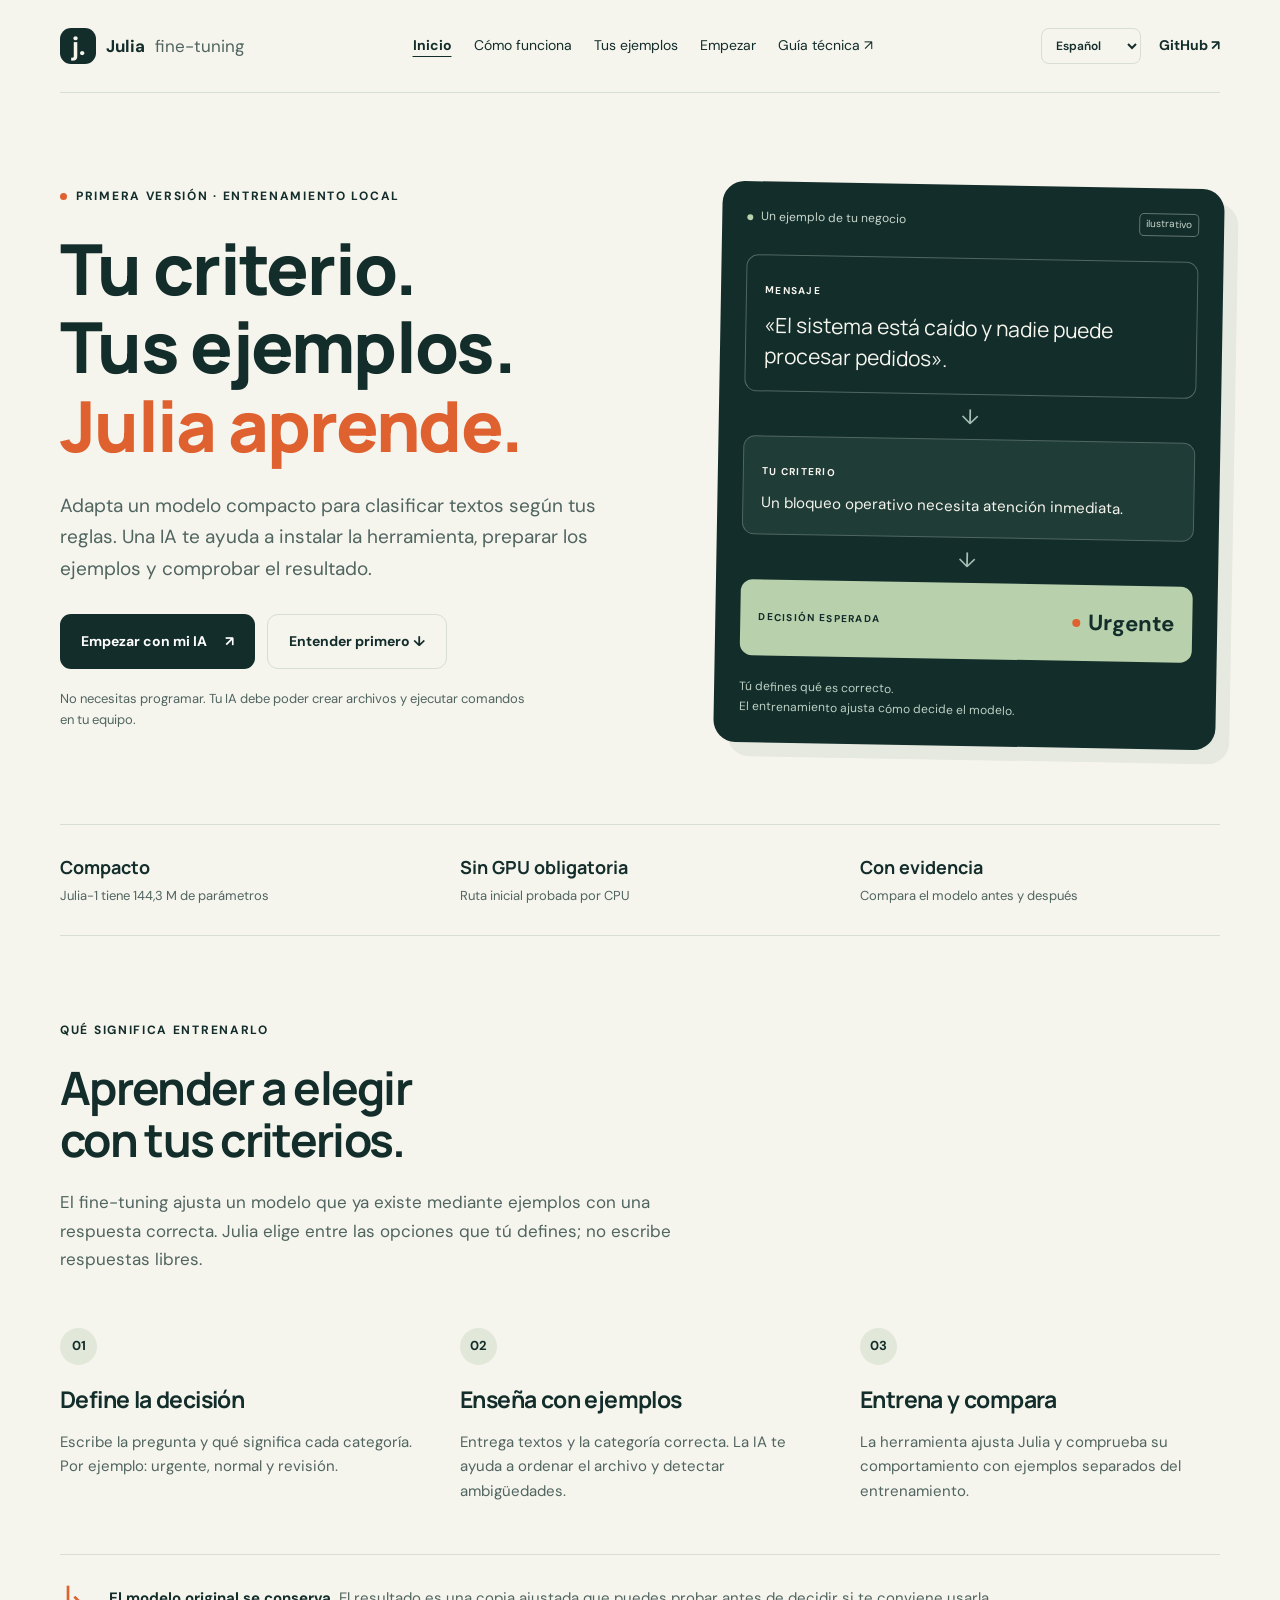
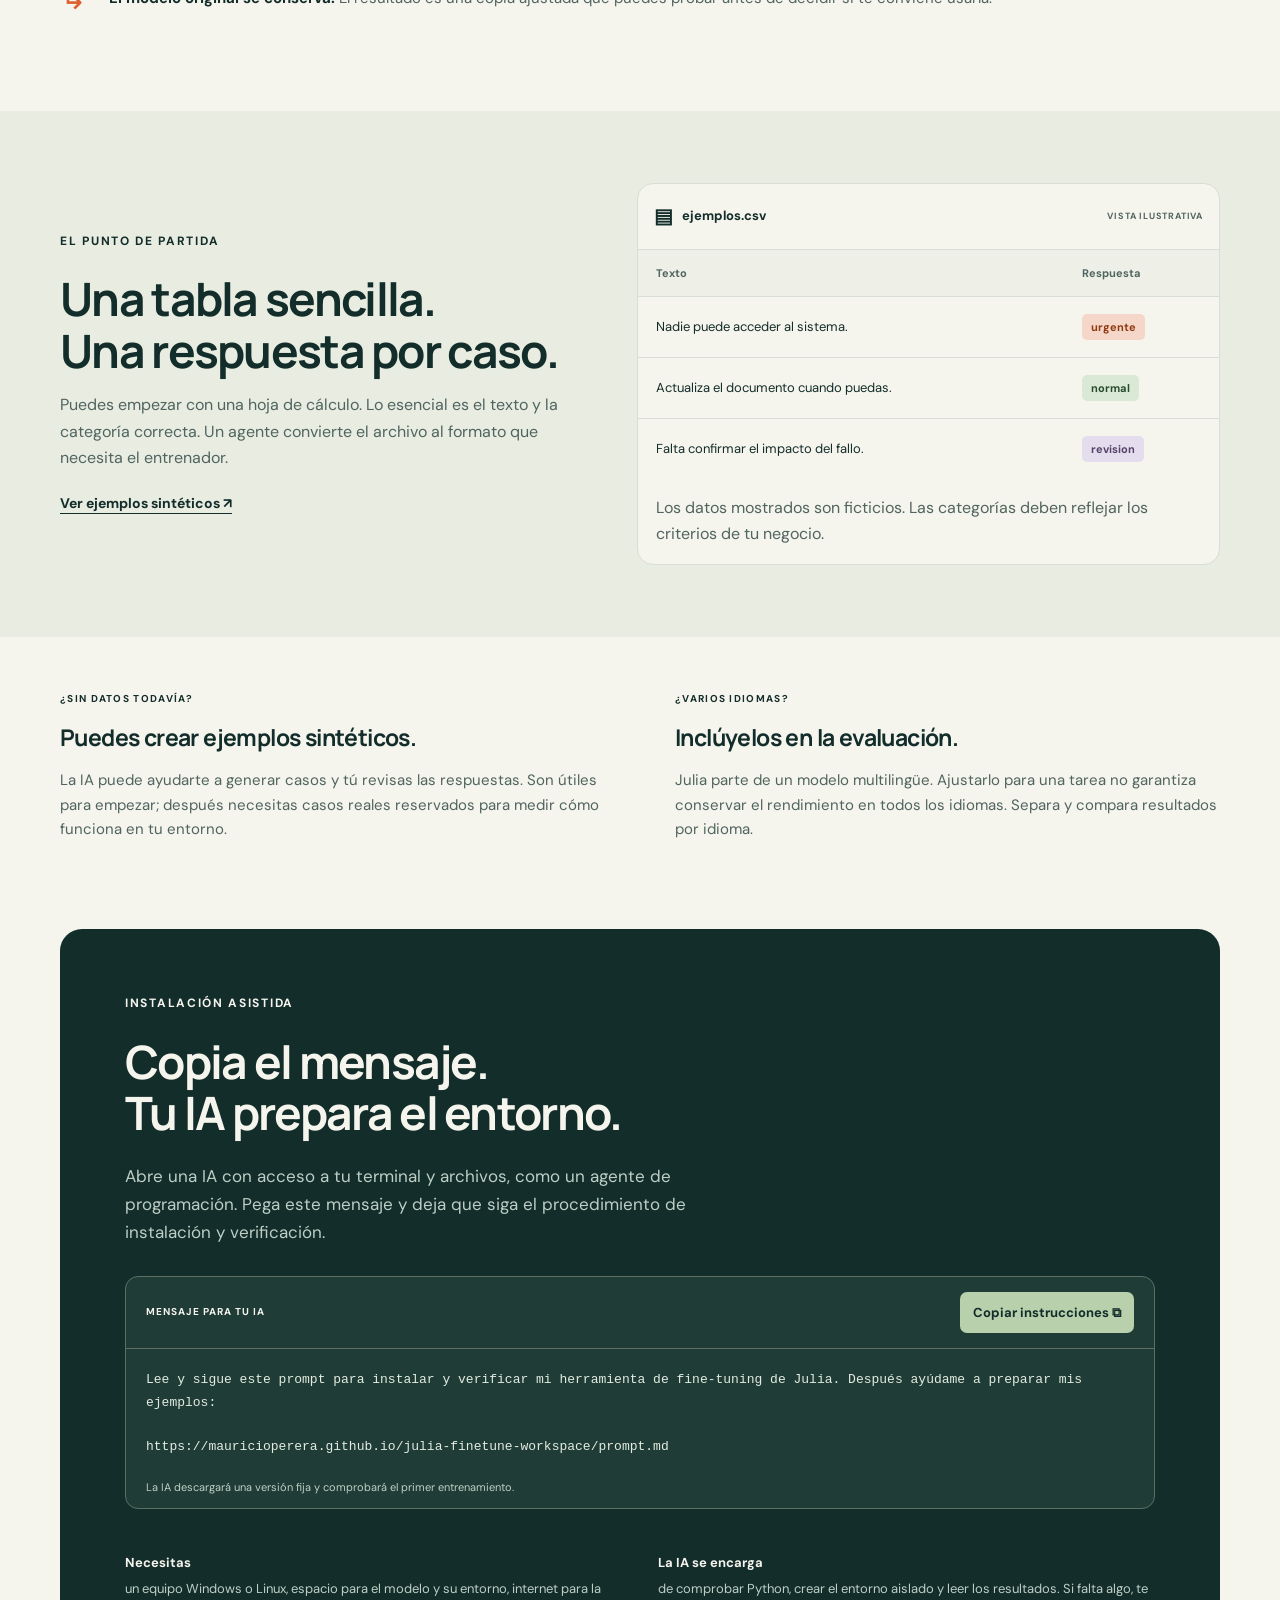
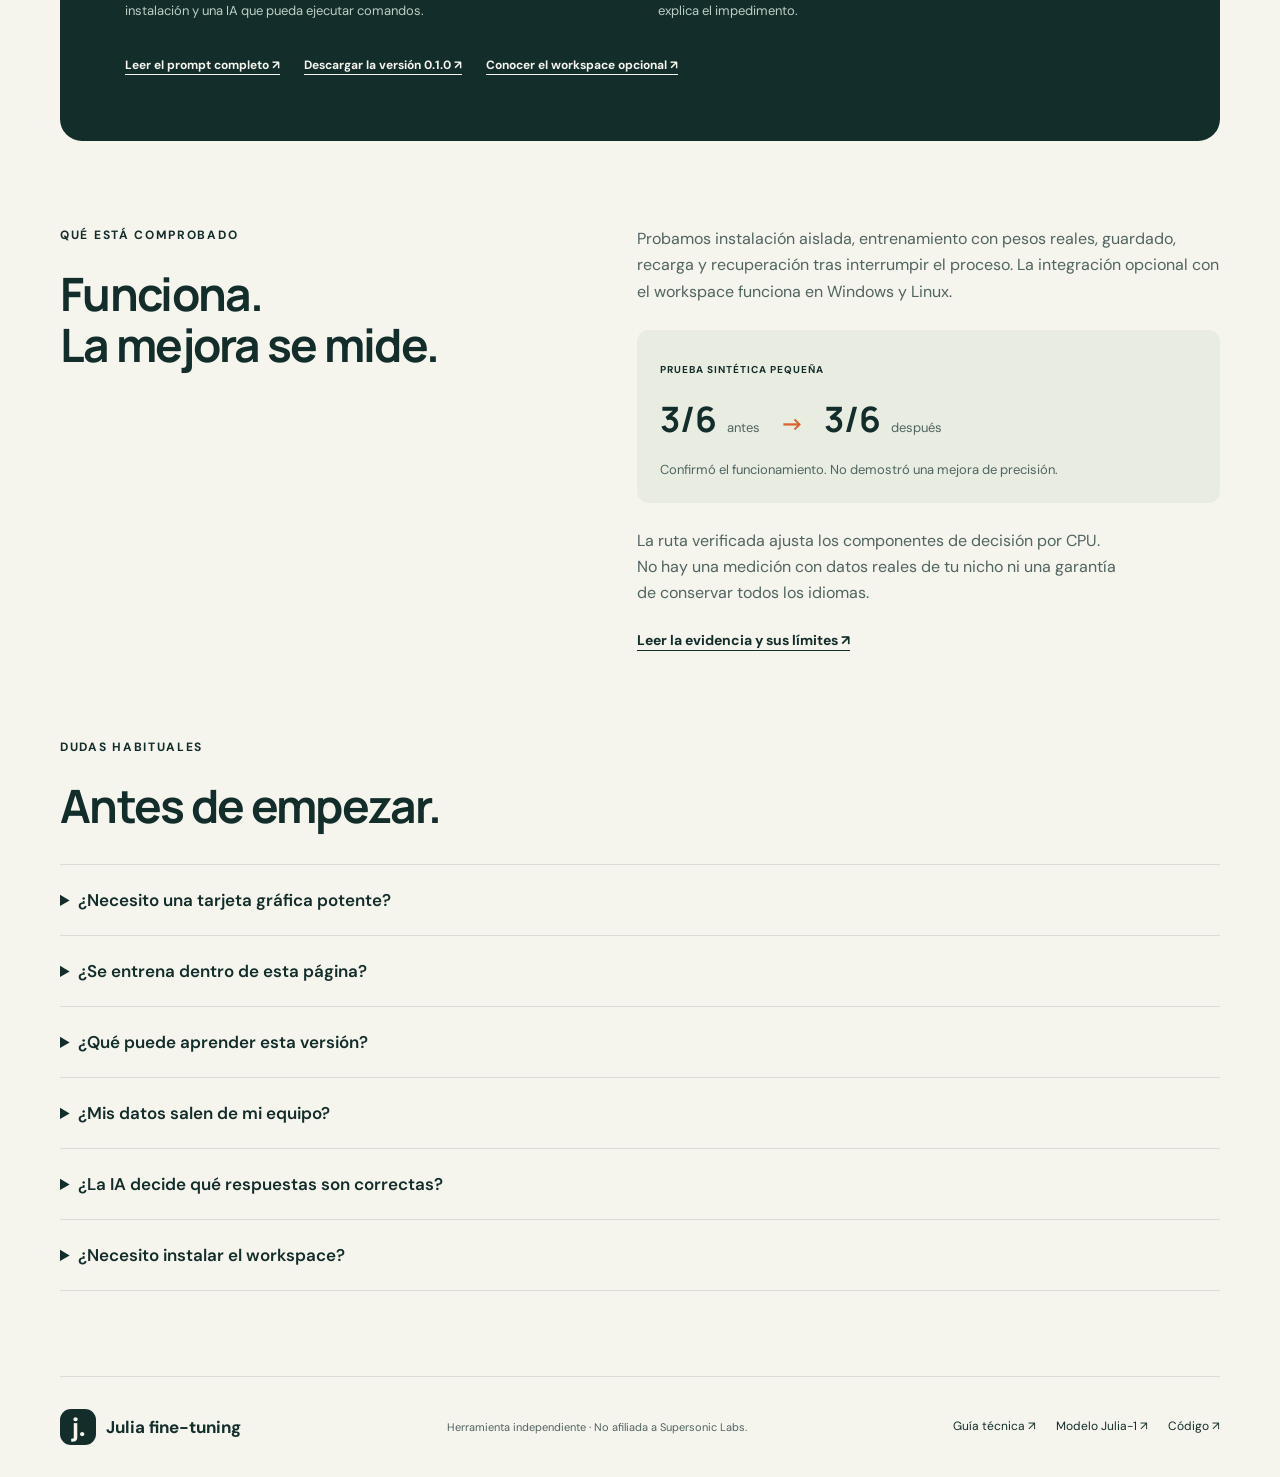
<file: docs/index.html>
<!doctype html>
<html lang="es">
<head>
  <meta charset="utf-8">
  <meta name="viewport" content="width=device-width,initial-scale=1">
  <meta name="description" content="Adapta Julia a tus decisiones con ejemplos y ayuda de una IA. Herramienta local de fine-tuning para usuarios sin conocimientos de programación.">
  <meta name="theme-color" content="#132d2b">
  <meta property="og:title" content="Julia · enseña tus criterios">
  <meta property="og:description" content="De tus ejemplos a un modelo de decisiones. Instalación asistida por IA, entrenamiento local y resultados comprobables.">
  <title>Julia Fine-tuning · Enseña tus criterios</title>
  <link rel="stylesheet" href="styles.css">
  <script src="script.js" defer></script>
  <link rel="canonical" href="https://mauricioperera.github.io/julia-finetune-workspace/">
  <link rel="alternate" hreflang="es" href="https://mauricioperera.github.io/julia-finetune-workspace/">
  <link rel="alternate" hreflang="en" href="https://mauricioperera.github.io/julia-finetune-workspace/en/">
  <link rel="alternate" hreflang="pt" href="https://mauricioperera.github.io/julia-finetune-workspace/pt/">
  <link rel="alternate" hreflang="x-default" href="https://mauricioperera.github.io/julia-finetune-workspace/">
</head>
<body>
  <a class="skip" href="#contenido">Saltar al contenido</a>
  <header class="shell topbar">
    <a class="brand" href="./"><span class="mark" aria-hidden="true">j.</span>Julia <span class="brand-sub">fine-tuning</span></a>
    <nav class="site-nav" aria-label="Navegación principal"><a href="./" aria-current="page">Inicio</a><a href="#como">Cómo funciona</a><a href="#ejemplos">Tus ejemplos</a><a href="#empezar">Empezar</a><a href="technical.html">Guía técnica ↗</a></nav>
    <div class="header-tools"><select class="language-switch" aria-label="Idioma"><option value="./" selected>Español</option><option value="en/">English</option><option value="pt/">Português</option></select><a class="repo" href="https://github.com/MauricioPerera/julia-finetune-workspace">GitHub ↗</a></div>
  </header>
  <main id="contenido">
    <section class="hero shell">
      <div class="hero-copy">
        <p class="eyebrow"><span></span> Primera versión · entrenamiento local</p>
        <h1>Tu criterio.<br>Tus ejemplos.<br><em>Julia aprende.</em></h1>
        <p class="intro">Adapta un modelo compacto para clasificar textos según tus reglas. Una IA te ayuda a instalar la herramienta, preparar los ejemplos y comprobar el resultado.</p>
        <div class="actions"><a class="button primary" href="#empezar">Empezar con mi IA <span>↗</span></a><a class="button secondary" href="#como">Entender primero ↓</a></div>
        <p class="small-note">No necesitas programar. Tu IA debe poder crear archivos y ejecutar comandos en tu equipo.</p>
      </div>
      <div class="demo" aria-label="Ejemplo ilustrativo de una clasificación">
        <div class="demo-header"><span class="dot"></span> Un ejemplo de tu negocio <span class="tag">ilustrativo</span></div>
        <div class="message"><span class="mini-label">MENSAJE</span><p>«El sistema está caído y nadie puede procesar pedidos».</p></div>
        <div class="connector" aria-hidden="true">↓</div>
        <div class="criteria"><span class="mini-label">TU CRITERIO</span><p>Un bloqueo operativo necesita atención inmediata.</p></div>
        <div class="connector" aria-hidden="true">↓</div>
        <div class="decision"><span class="mini-label">DECISIÓN ESPERADA</span><strong><span></span>Urgente</strong></div>
        <div class="demo-footer">Tú defines qué es correcto.<br>El entrenamiento ajusta cómo decide el modelo.</div>
      </div>
    </section>
    <section class="factbar shell" aria-label="Características"><div><strong>Compacto</strong><span>Julia-1 tiene 144,3 M de parámetros</span></div><div><strong>Sin GPU obligatoria</strong><span>Ruta inicial probada por CPU</span></div><div><strong>Con evidencia</strong><span>Compara el modelo antes y después</span></div></section>
    <section class="section shell" id="como">
      <div class="section-heading"><p class="eyebrow">QUÉ SIGNIFICA ENTRENARLO</p><h2>Aprender a elegir<br>con tus criterios.</h2><p>El fine-tuning ajusta un modelo que ya existe mediante ejemplos con una respuesta correcta. Julia elige entre las opciones que tú defines; no escribe respuestas libres.</p></div>
      <div class="steps"><article><span class="step">01</span><h3>Define la decisión</h3><p>Escribe la pregunta y qué significa cada categoría. Por ejemplo: urgente, normal y revisión.</p></article><article><span class="step">02</span><h3>Enseña con ejemplos</h3><p>Entrega textos y la categoría correcta. La IA te ayuda a ordenar el archivo y detectar ambigüedades.</p></article><article><span class="step">03</span><h3>Entrena y compara</h3><p>La herramienta ajusta Julia y comprueba su comportamiento con ejemplos separados del entrenamiento.</p></article></div>
      <div class="callout"><span aria-hidden="true">↳</span><p><strong>El modelo original se conserva.</strong> El resultado es una copia ajustada que puedes probar antes de decidir si te conviene usarla.</p></div>
    </section>
    <section class="dataset-section" id="ejemplos"><div class="shell dataset-grid">
      <div><p class="eyebrow">EL PUNTO DE PARTIDA</p><h2>Una tabla sencilla.<br>Una respuesta por caso.</h2><p>Puedes empezar con una hoja de cálculo. Lo esencial es el texto y la categoría correcta. Un agente convierte el archivo al formato que necesita el entrenador.</p><a class="text-link" href="https://github.com/MauricioPerera/julia-finetune-workspace/blob/main/examples/synthetic.csv">Ver ejemplos sintéticos ↗</a></div>
      <div class="table-card"><div class="table-top"><span class="file-icon" aria-hidden="true">▤</span> ejemplos.csv <span>VISTA ILUSTRATIVA</span></div><div class="table-scroll"><table><caption class="sr-only">Ejemplos ficticios y categorías esperadas</caption><thead><tr><th scope="col">Texto</th><th scope="col">Respuesta</th></tr></thead><tbody><tr><td>Nadie puede acceder al sistema.</td><td><span class="pill urgent">urgente</span></td></tr><tr><td>Actualiza el documento cuando puedas.</td><td><span class="pill normal">normal</span></td></tr><tr><td>Falta confirmar el impacto del fallo.</td><td><span class="pill review">revision</span></td></tr></tbody></table></div><p>Los datos mostrados son ficticios. Las categorías deben reflejar los criterios de tu negocio.</p></div>
    </div></section>
    <section class="section shell data-details"><article><span class="mini-label">¿SIN DATOS TODAVÍA?</span><h3>Puedes crear ejemplos sintéticos.</h3><p>La IA puede ayudarte a generar casos y tú revisas las respuestas. Son útiles para empezar; después necesitas casos reales reservados para medir cómo funciona en tu entorno.</p></article><article><span class="mini-label">¿VARIOS IDIOMAS?</span><h3>Inclúyelos en la evaluación.</h3><p>Julia parte de un modelo multilingüe. Ajustarlo para una tarea no garantiza conservar el rendimiento en todos los idiomas. Separa y compara resultados por idioma.</p></article></section>
    <section class="start-section shell" id="empezar">
      <div class="section-heading"><p class="eyebrow">INSTALACIÓN ASISTIDA</p><h2>Copia el mensaje.<br>Tu IA prepara el entorno.</h2><p>Abre una IA con acceso a tu terminal y archivos, como un agente de programación. Pega este mensaje y deja que siga el procedimiento de instalación y verificación.</p></div>
      <div class="prompt-card"><div class="prompt-top"><span>MENSAJE PARA TU IA</span><button id="copy-prompt" type="button">Copiar instrucciones <span aria-hidden="true">⧉</span></button></div><pre id="agent-prompt">Lee y sigue este prompt para instalar y verificar mi herramienta de fine-tuning de Julia. Después ayúdame a preparar mis ejemplos:

https://mauricioperera.github.io/julia-finetune-workspace/prompt.md</pre><p id="copy-status" role="status" aria-live="polite">La IA descargará una versión fija y comprobará el primer entrenamiento.</p></div>
      <div class="requirements"><p><strong>Necesitas</strong> un equipo Windows o Linux, espacio para el modelo y su entorno, internet para la instalación y una IA que pueda ejecutar comandos.</p><p><strong>La IA se encarga</strong> de comprobar Python, crear el entorno aislado y leer los resultados. Si falta algo, te explica el impedimento.</p></div>
      <div class="start-links"><a class="text-link" href="prompt.md">Leer el prompt completo ↗</a><a class="text-link" href="https://github.com/MauricioPerera/julia-finetune-workspace/releases/tag/v0.1.0">Descargar la versión 0.1.0 ↗</a><a class="text-link" href="https://mauricioperera.github.io/portable-agent-workspace-template/">Conocer el workspace opcional ↗</a></div>
    </section>
    <section class="section shell evidence-section">
      <div><p class="eyebrow">QUÉ ESTÁ COMPROBADO</p><h2>Funciona.<br>La mejora se mide.</h2></div>
      <div class="evidence-copy"><p>Probamos instalación aislada, entrenamiento con pesos reales, guardado, recarga y recuperación tras interrumpir el proceso. La integración opcional con el workspace funciona en Windows y Linux.</p><div class="result"><span>PRUEBA SINTÉTICA PEQUEÑA</span><strong>3/6 <small>antes</small><span aria-hidden="true">→</span>3/6 <small>después</small></strong><p>Confirmó el funcionamiento. No demostró una mejora de precisión.</p></div><p class="small-note">La ruta verificada ajusta los componentes de decisión por CPU. No hay una medición con datos reales de tu nicho ni una garantía de conservar todos los idiomas.</p><a class="text-link" href="verification.md">Leer la evidencia y sus límites ↗</a></div>
    </section>
    <section class="section shell faq"><p class="eyebrow">DUDAS HABITUALES</p><h2>Antes de empezar.</h2><details><summary>¿Necesito una tarjeta gráfica potente?</summary><p>No para la ruta inicial: se ha probado el entrenamiento por CPU. El tiempo y la memoria necesarios dependen del tamaño del dataset y de la longitud de los textos. El agente comprobará los recursos disponibles.</p></details><details><summary>¿Se entrena dentro de esta página?</summary><p>No. Esta página explica y entrega las instrucciones. El entrenamiento se ejecuta en tu equipo mediante Python y PyTorch.</p></details><details><summary>¿Qué puede aprender esta versión?</summary><p>Decisiones de selección: clasificar un texto entre las categorías que defines. Por ejemplo, prioridad o departamento responsable. No convierte Julia en un chatbot ni le añade generación de texto libre.</p></details><details><summary>¿Mis datos salen de mi equipo?</summary><p>El entrenador trabaja localmente y no envía los ejemplos a una API de entrenamiento. Si tu IA asistente es un servicio externo y le das acceso a los archivos, su tratamiento de esos datos depende de ese servicio.</p></details><details><summary>¿La IA decide qué respuestas son correctas?</summary><p>Puede proponer ejemplos y señalar inconsistencias. Los criterios y las etiquetas deben reflejar tus decisiones. Una respuesta inventada o ambigua puede enseñar el comportamiento equivocado.</p></details><details><summary>¿Necesito instalar el workspace?</summary><p>Es opcional. La herramienta funciona sola. El workspace permite conservar instrucciones, procedimientos y evidencia para que otra sesión de IA pueda continuar el trabajo.</p></details></section>
  </main>
  <footer class="shell"><a class="brand" href="#"><span class="mark" aria-hidden="true">j.</span>Julia fine-tuning</a><p>Herramienta independiente · No afiliada a Supersonic Labs.</p><div><a href="technical.html">Guía técnica ↗</a><a href="https://huggingface.co/SupersonicLabs/Julia-1">Modelo Julia-1 ↗</a><a href="https://github.com/MauricioPerera/julia-finetune-workspace">Código ↗</a></div></footer>
</body>
</html>
</file>
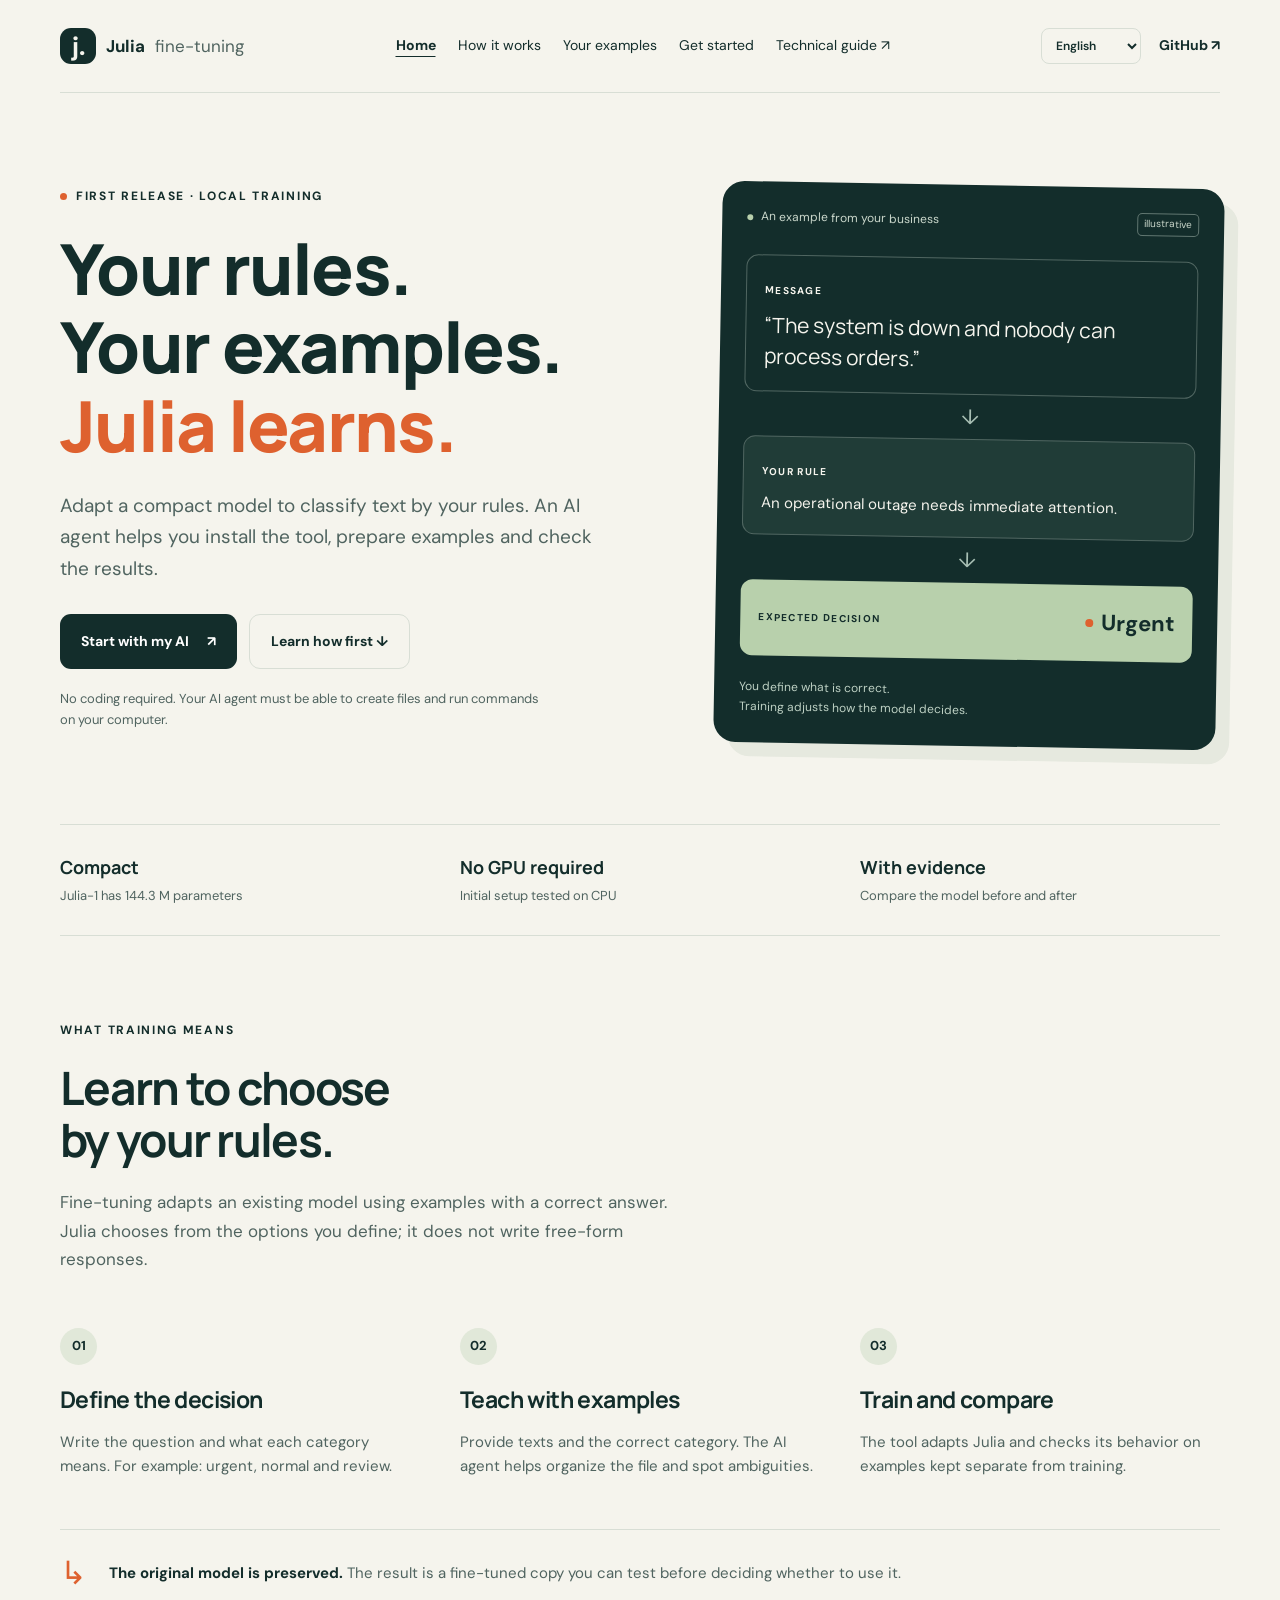
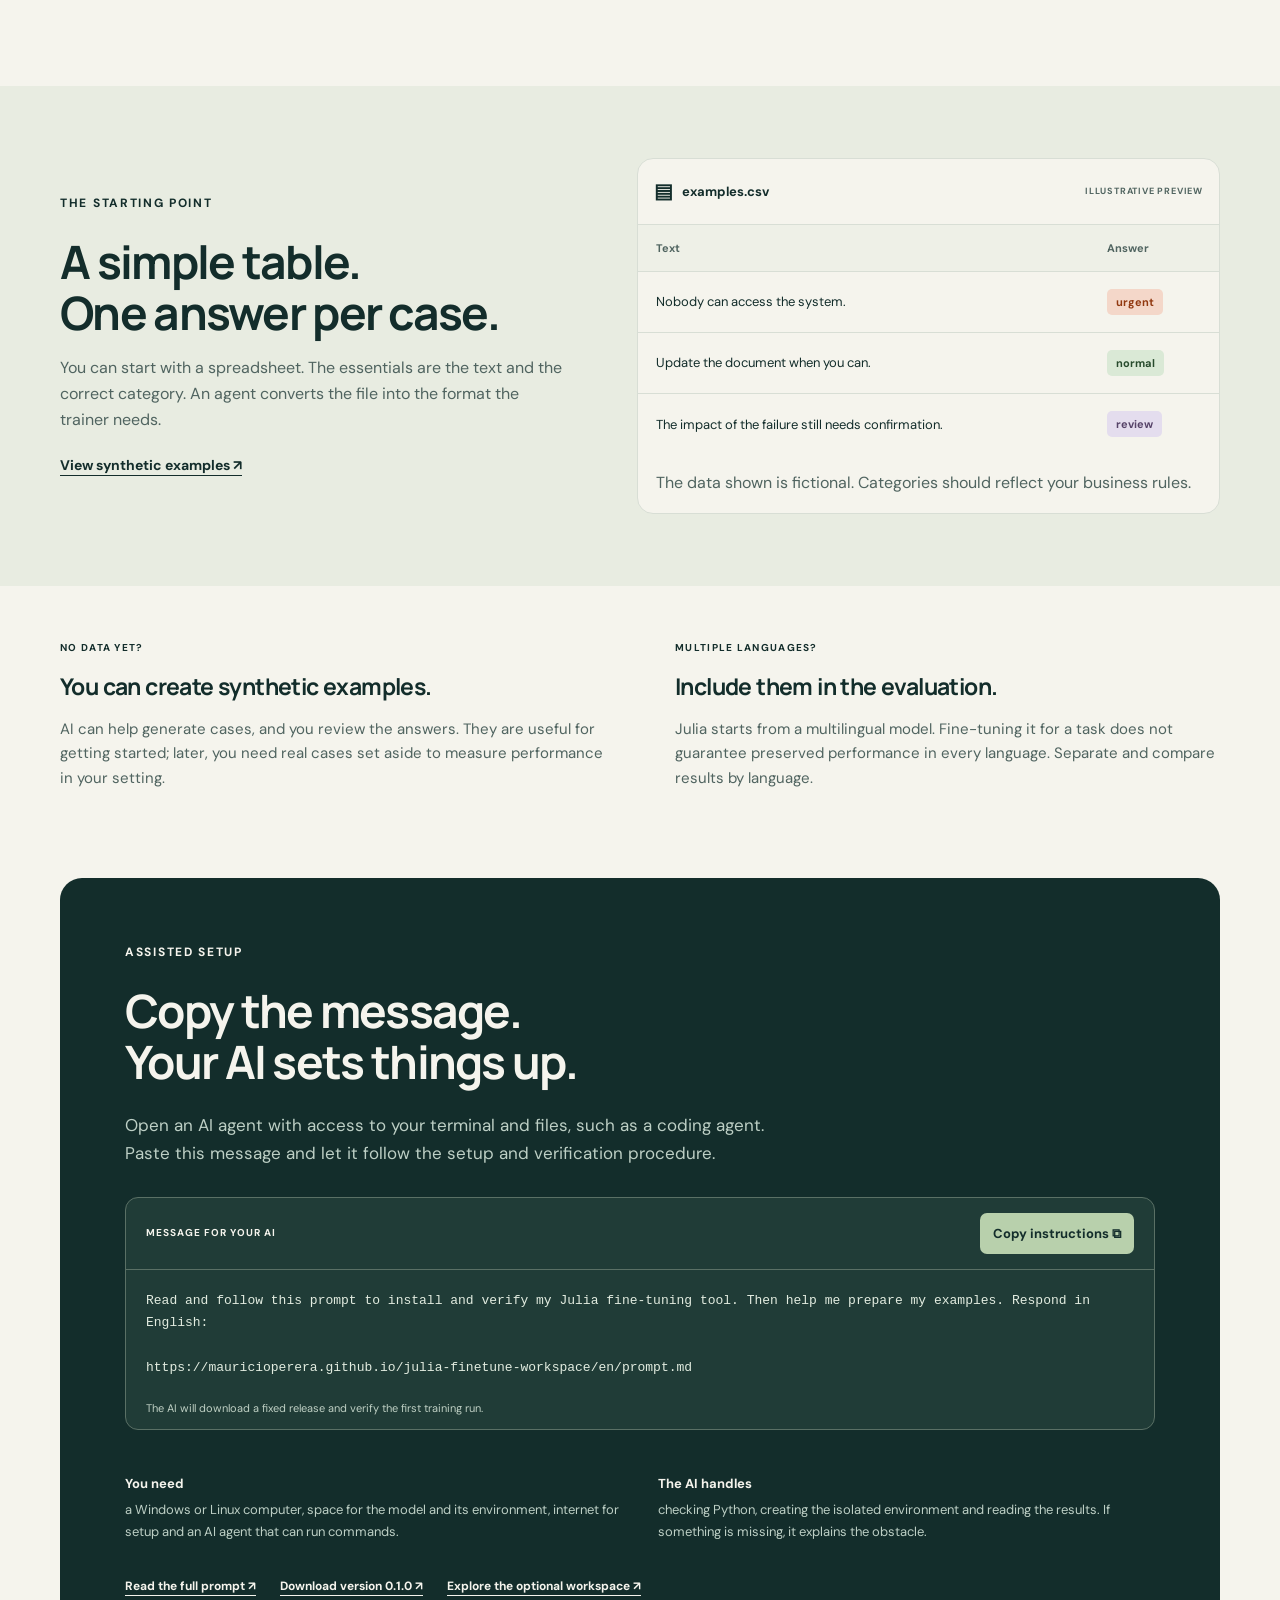
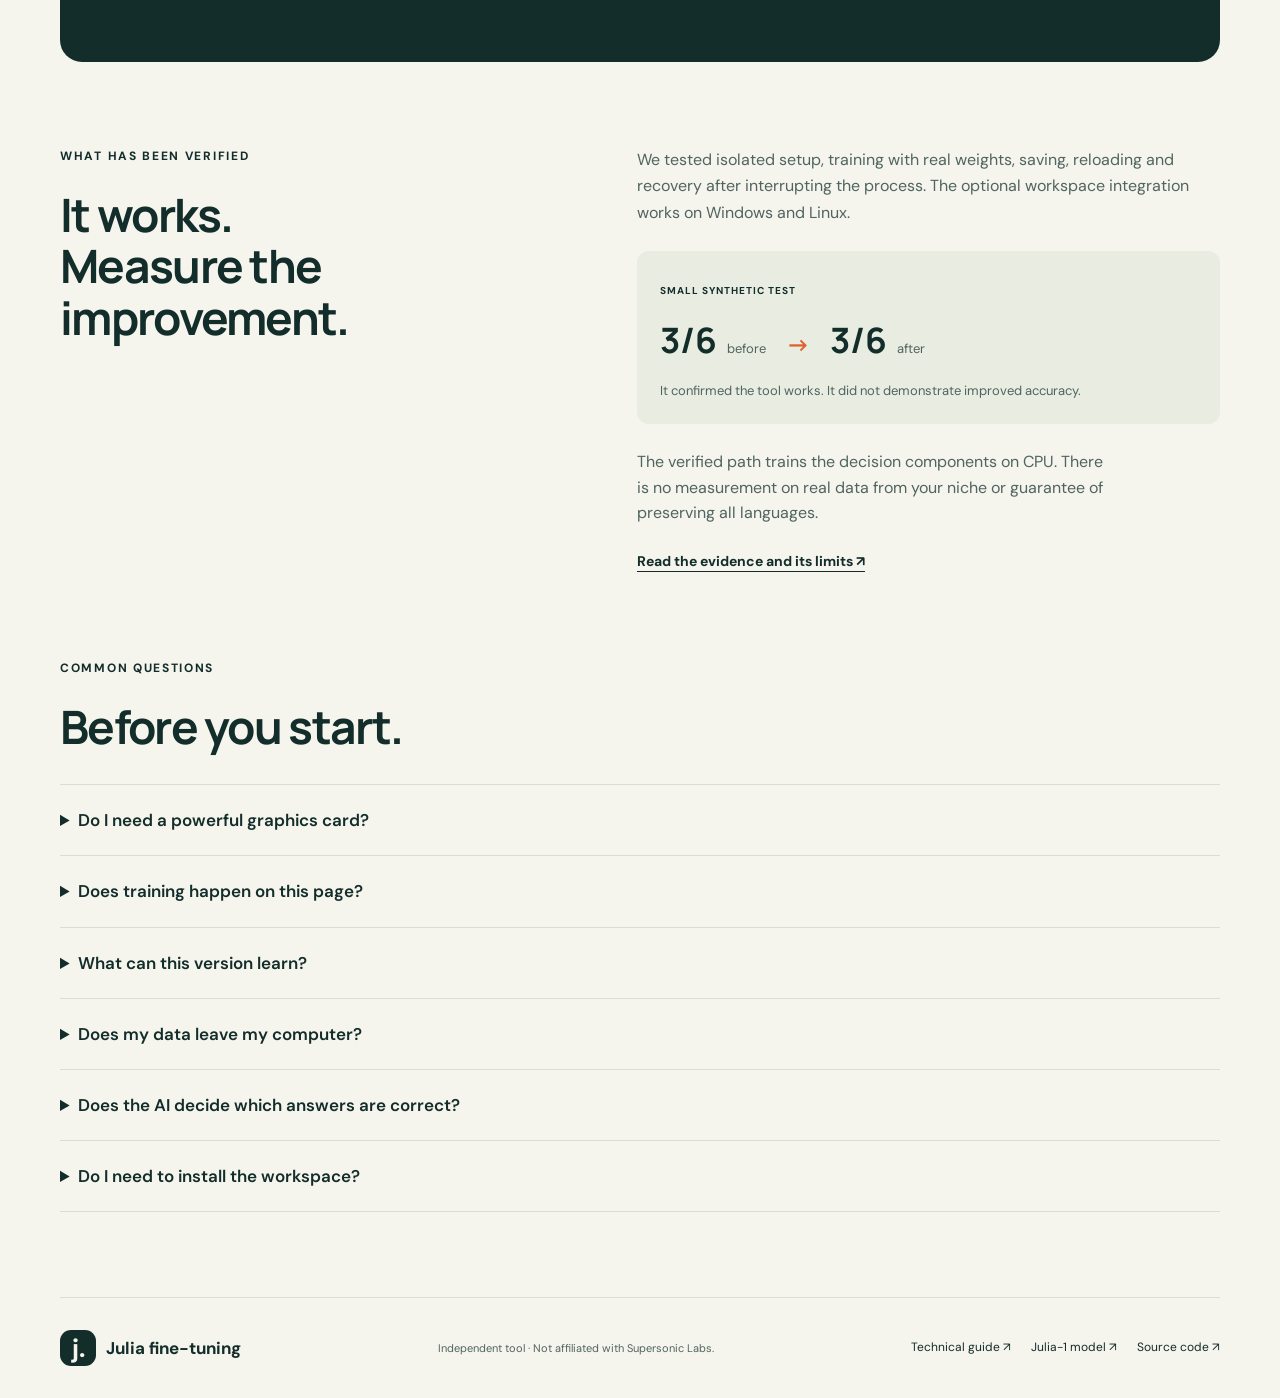
<file: docs/en/index.html>
<!doctype html>
<html lang="en">
<head>
  <meta charset="utf-8">
  <meta name="viewport" content="width=device-width,initial-scale=1">
  <meta name="description" content="Adapt Julia to your decisions with examples and AI assistance. A local fine-tuning tool for people without coding knowledge.">
  <meta name="theme-color" content="#132d2b">
  <meta property="og:title" content="Julia · teach your rules">
  <meta property="og:description" content="From your examples to a decision model. AI-assisted setup, local training and verifiable results.">
  <title>Julia Fine-tuning · Teach your rules</title>
  <link rel="stylesheet" href="../styles.css">
  <script src="../script.js" defer></script>
  <link rel="canonical" href="https://mauricioperera.github.io/julia-finetune-workspace/en/">
  <link rel="alternate" hreflang="es" href="https://mauricioperera.github.io/julia-finetune-workspace/">
  <link rel="alternate" hreflang="en" href="https://mauricioperera.github.io/julia-finetune-workspace/en/">
  <link rel="alternate" hreflang="pt" href="https://mauricioperera.github.io/julia-finetune-workspace/pt/">
  <link rel="alternate" hreflang="x-default" href="https://mauricioperera.github.io/julia-finetune-workspace/">
</head>
<body>
  <a class="skip" href="#contenido">Skip to content</a>
  <header class="shell topbar">
    <a class="brand" href="./"><span class="mark" aria-hidden="true">j.</span>Julia <span class="brand-sub">fine-tuning</span></a>
    <nav class="site-nav" aria-label="Main navigation"><a href="./" aria-current="page">Home</a><a href="#como">How it works</a><a href="#ejemplos">Your examples</a><a href="#empezar">Get started</a><a href="technical.html">Technical guide ↗</a></nav>
    <div class="header-tools"><select class="language-switch" aria-label="Language"><option value="../">Español</option><option value="./" selected>English</option><option value="../pt/">Português</option></select><a class="repo" href="https://github.com/MauricioPerera/julia-finetune-workspace">GitHub ↗</a></div>
  </header>
  <main id="contenido">
    <section class="hero shell">
      <div class="hero-copy">
        <p class="eyebrow"><span></span> First release · local training</p>
        <h1>Your rules.<br>Your examples.<br><em>Julia learns.</em></h1>
        <p class="intro">Adapt a compact model to classify text by your rules. An AI agent helps you install the tool, prepare examples and check the results.</p>
        <div class="actions"><a class="button primary" href="#empezar">Start with my AI <span>↗</span></a><a class="button secondary" href="#como">Learn how first ↓</a></div>
        <p class="small-note">No coding required. Your AI agent must be able to create files and run commands on your computer.</p>
      </div>
      <div class="demo" aria-label="Illustrative classification example">
        <div class="demo-header"><span class="dot"></span> An example from your business <span class="tag">illustrative</span></div>
        <div class="message"><span class="mini-label">MESSAGE</span><p>“The system is down and nobody can process orders.”</p></div>
        <div class="connector" aria-hidden="true">↓</div>
        <div class="criteria"><span class="mini-label">YOUR RULE</span><p>An operational outage needs immediate attention.</p></div>
        <div class="connector" aria-hidden="true">↓</div>
        <div class="decision"><span class="mini-label">EXPECTED DECISION</span><strong><span></span>Urgent</strong></div>
        <div class="demo-footer">You define what is correct.<br>Training adjusts how the model decides.</div>
      </div>
    </section>
    <section class="factbar shell" aria-label="Features"><div><strong>Compact</strong><span>Julia-1 has 144.3 M parameters</span></div><div><strong>No GPU required</strong><span>Initial setup tested on CPU</span></div><div><strong>With evidence</strong><span>Compare the model before and after</span></div></section>
    <section class="section shell" id="como">
      <div class="section-heading"><p class="eyebrow">WHAT TRAINING MEANS</p><h2>Learn to choose<br>by your rules.</h2><p>Fine-tuning adapts an existing model using examples with a correct answer. Julia chooses from the options you define; it does not write free-form responses.</p></div>
      <div class="steps"><article><span class="step">01</span><h3>Define the decision</h3><p>Write the question and what each category means. For example: urgent, normal and review.</p></article><article><span class="step">02</span><h3>Teach with examples</h3><p>Provide texts and the correct category. The AI agent helps organize the file and spot ambiguities.</p></article><article><span class="step">03</span><h3>Train and compare</h3><p>The tool adapts Julia and checks its behavior on examples kept separate from training.</p></article></div>
      <div class="callout"><span aria-hidden="true">↳</span><p><strong>The original model is preserved.</strong> The result is a fine-tuned copy you can test before deciding whether to use it.</p></div>
    </section>
    <section class="dataset-section" id="ejemplos"><div class="shell dataset-grid">
      <div><p class="eyebrow">THE STARTING POINT</p><h2>A simple table.<br>One answer per case.</h2><p>You can start with a spreadsheet. The essentials are the text and the correct category. An agent converts the file into the format the trainer needs.</p><a class="text-link" href="https://github.com/MauricioPerera/julia-finetune-workspace/blob/main/examples/synthetic.csv">View synthetic examples ↗</a></div>
      <div class="table-card"><div class="table-top"><span class="file-icon" aria-hidden="true">▤</span> examples.csv <span>ILLUSTRATIVE PREVIEW</span></div><div class="table-scroll"><table><caption class="sr-only">Fictional examples and expected categories</caption><thead><tr><th scope="col">Text</th><th scope="col">Answer</th></tr></thead><tbody><tr><td>Nobody can access the system.</td><td><span class="pill urgent">urgent</span></td></tr><tr><td>Update the document when you can.</td><td><span class="pill normal">normal</span></td></tr><tr><td>The impact of the failure still needs confirmation.</td><td><span class="pill review">review</span></td></tr></tbody></table></div><p>The data shown is fictional. Categories should reflect your business rules.</p></div>
    </div></section>
    <section class="section shell data-details"><article><span class="mini-label">NO DATA YET?</span><h3>You can create synthetic examples.</h3><p>AI can help generate cases, and you review the answers. They are useful for getting started; later, you need real cases set aside to measure performance in your setting.</p></article><article><span class="mini-label">MULTIPLE LANGUAGES?</span><h3>Include them in the evaluation.</h3><p>Julia starts from a multilingual model. Fine-tuning it for a task does not guarantee preserved performance in every language. Separate and compare results by language.</p></article></section>
    <section class="start-section shell" id="empezar">
      <div class="section-heading"><p class="eyebrow">ASSISTED SETUP</p><h2>Copy the message.<br>Your AI sets things up.</h2><p>Open an AI agent with access to your terminal and files, such as a coding agent. Paste this message and let it follow the setup and verification procedure.</p></div>
      <div class="prompt-card"><div class="prompt-top"><span>MESSAGE FOR YOUR AI</span><button id="copy-prompt" type="button">Copy instructions <span aria-hidden="true">⧉</span></button></div><pre id="agent-prompt">Read and follow this prompt to install and verify my Julia fine-tuning tool. Then help me prepare my examples. Respond in English:

https://mauricioperera.github.io/julia-finetune-workspace/en/prompt.md</pre><p id="copy-status" role="status" aria-live="polite">The AI will download a fixed release and verify the first training run.</p></div>
      <div class="requirements"><p><strong>You need</strong> a Windows or Linux computer, space for the model and its environment, internet for setup and an AI agent that can run commands.</p><p><strong>The AI handles</strong> checking Python, creating the isolated environment and reading the results. If something is missing, it explains the obstacle.</p></div>
      <div class="start-links"><a class="text-link" href="prompt.md">Read the full prompt ↗</a><a class="text-link" href="https://github.com/MauricioPerera/julia-finetune-workspace/releases/tag/v0.1.0">Download version 0.1.0 ↗</a><a class="text-link" href="https://mauricioperera.github.io/portable-agent-workspace-template/">Explore the optional workspace ↗</a></div>
    </section>
    <section class="section shell evidence-section">
      <div><p class="eyebrow">WHAT HAS BEEN VERIFIED</p><h2>It works.<br>Measure the improvement.</h2></div>
      <div class="evidence-copy"><p>We tested isolated setup, training with real weights, saving, reloading and recovery after interrupting the process. The optional workspace integration works on Windows and Linux.</p><div class="result"><span>SMALL SYNTHETIC TEST</span><strong>3/6 <small>before</small><span aria-hidden="true">→</span>3/6 <small>after</small></strong><p>It confirmed the tool works. It did not demonstrate improved accuracy.</p></div><p class="small-note">The verified path trains the decision components on CPU. There is no measurement on real data from your niche or guarantee of preserving all languages.</p><a class="text-link" href="verification.md">Read the evidence and its limits ↗</a></div>
    </section>
    <section class="section shell faq"><p class="eyebrow">COMMON QUESTIONS</p><h2>Before you start.</h2><details><summary>Do I need a powerful graphics card?</summary><p>Not for the initial setup: CPU training has been tested. Time and memory requirements depend on dataset size and text length. The agent will check the available resources.</p></details><details><summary>Does training happen on this page?</summary><p>No. This page explains the process and provides instructions. Training runs on your computer using Python and PyTorch.</p></details><details><summary>What can this version learn?</summary><p>Selection decisions: classifying text into categories you define, such as priority or the responsible department. It does not turn Julia into a chatbot or add free-form text generation.</p></details><details><summary>Does my data leave my computer?</summary><p>The trainer runs locally and does not send examples to a training API. If your AI assistant is an external service and you give it file access, how that data is handled depends on that service.</p></details><details><summary>Does the AI decide which answers are correct?</summary><p>It can suggest examples and flag inconsistencies. Rules and labels must reflect your decisions. An invented or ambiguous answer can teach the wrong behavior.</p></details><details><summary>Do I need to install the workspace?</summary><p>It is optional. The tool works on its own. The workspace stores instructions, procedures and evidence so another AI session can continue the work.</p></details></section>
  </main>
  <footer class="shell"><a class="brand" href="#"><span class="mark" aria-hidden="true">j.</span>Julia fine-tuning</a><p>Independent tool · Not affiliated with Supersonic Labs.</p><div><a href="technical.html">Technical guide ↗</a><a href="https://huggingface.co/SupersonicLabs/Julia-1">Julia-1 model ↗</a><a href="https://github.com/MauricioPerera/julia-finetune-workspace">Source code ↗</a></div></footer>
</body>
</html>
</file>
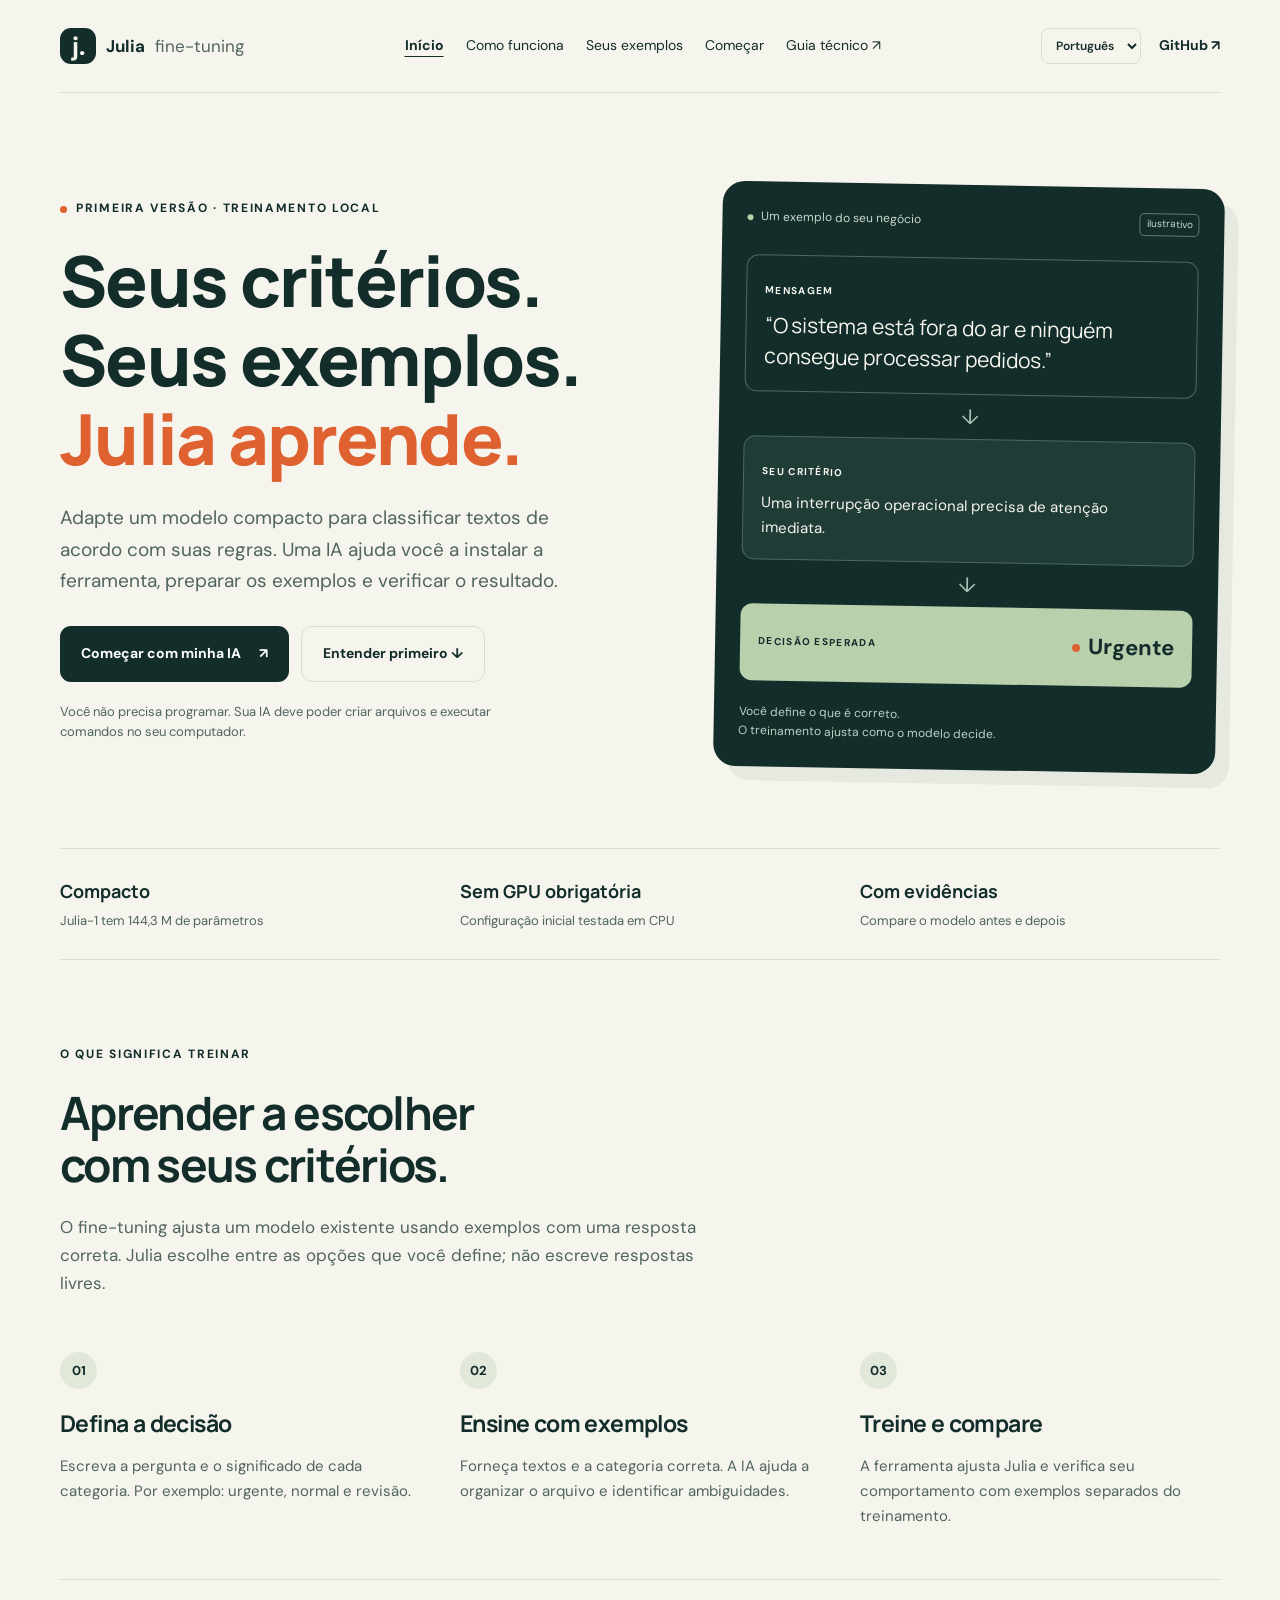
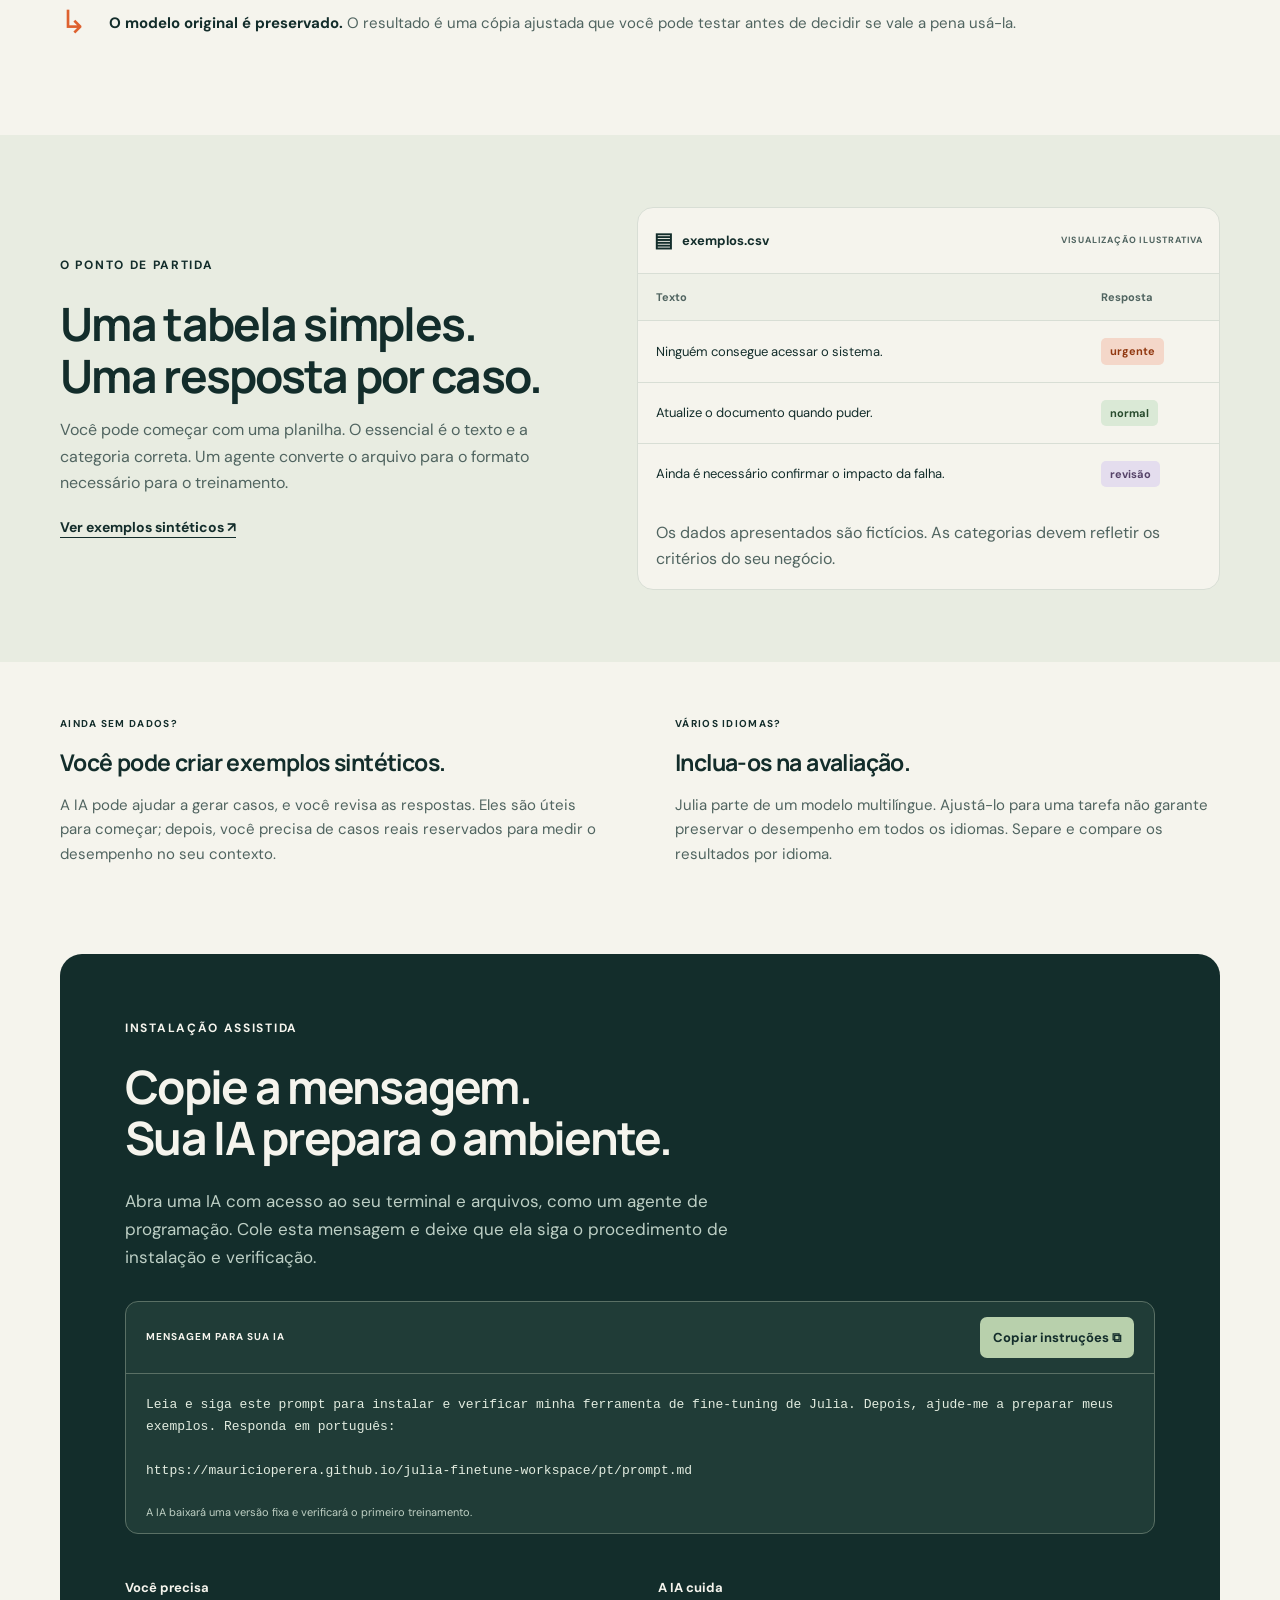
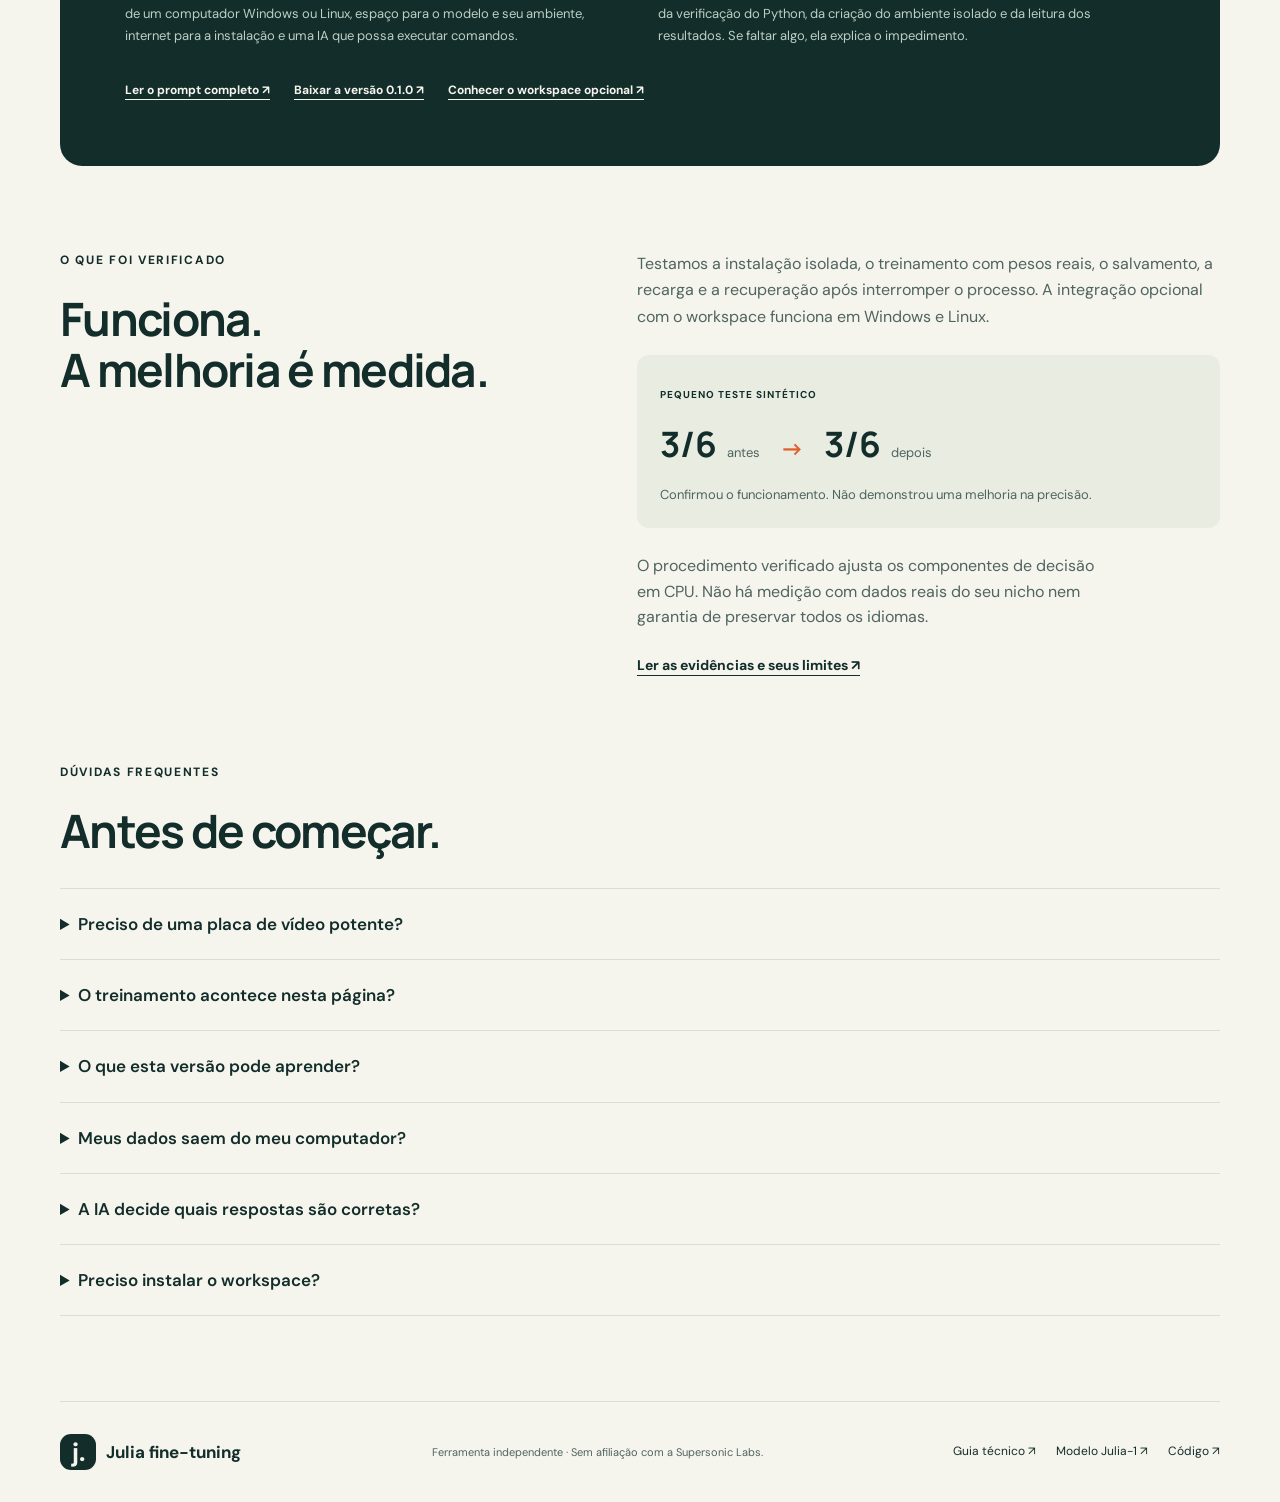
<file: docs/pt/index.html>
<!doctype html>
<html lang="pt">
<head>
  <meta charset="utf-8">
  <meta name="viewport" content="width=device-width,initial-scale=1">
  <meta name="description" content="Adapte Julia às suas decisões com exemplos e ajuda de uma IA. Ferramenta local de fine-tuning para pessoas sem conhecimentos de programação.">
  <meta name="theme-color" content="#132d2b">
  <meta property="og:title" content="Julia · ensine seus critérios">
  <meta property="og:description" content="Dos seus exemplos a um modelo de decisões. Instalação assistida por IA, treinamento local e resultados verificáveis.">
  <title>Julia Fine-tuning · Ensine seus critérios</title>
  <link rel="stylesheet" href="../styles.css">
  <script src="../script.js" defer></script>
  <link rel="canonical" href="https://mauricioperera.github.io/julia-finetune-workspace/pt/">
  <link rel="alternate" hreflang="es" href="https://mauricioperera.github.io/julia-finetune-workspace/">
  <link rel="alternate" hreflang="en" href="https://mauricioperera.github.io/julia-finetune-workspace/en/">
  <link rel="alternate" hreflang="pt" href="https://mauricioperera.github.io/julia-finetune-workspace/pt/">
  <link rel="alternate" hreflang="x-default" href="https://mauricioperera.github.io/julia-finetune-workspace/">
</head>
<body>
  <a class="skip" href="#contenido">Pular para o conteúdo</a>
  <header class="shell topbar">
    <a class="brand" href="./"><span class="mark" aria-hidden="true">j.</span>Julia <span class="brand-sub">fine-tuning</span></a>
    <nav class="site-nav" aria-label="Navegação principal"><a href="./" aria-current="page">Início</a><a href="#como">Como funciona</a><a href="#ejemplos">Seus exemplos</a><a href="#empezar">Começar</a><a href="technical.html">Guia técnico ↗</a></nav>
    <div class="header-tools"><select class="language-switch" aria-label="Idioma"><option value="../">Español</option><option value="../en/">English</option><option value="./" selected>Português</option></select><a class="repo" href="https://github.com/MauricioPerera/julia-finetune-workspace">GitHub ↗</a></div>
  </header>
  <main id="contenido">
    <section class="hero shell">
      <div class="hero-copy">
        <p class="eyebrow"><span></span> Primeira versão · treinamento local</p>
        <h1>Seus critérios.<br>Seus exemplos.<br><em>Julia aprende.</em></h1>
        <p class="intro">Adapte um modelo compacto para classificar textos de acordo com suas regras. Uma IA ajuda você a instalar a ferramenta, preparar os exemplos e verificar o resultado.</p>
        <div class="actions"><a class="button primary" href="#empezar">Começar com minha IA <span>↗</span></a><a class="button secondary" href="#como">Entender primeiro ↓</a></div>
        <p class="small-note">Você não precisa programar. Sua IA deve poder criar arquivos e executar comandos no seu computador.</p>
      </div>
      <div class="demo" aria-label="Exemplo ilustrativo de classificação">
        <div class="demo-header"><span class="dot"></span> Um exemplo do seu negócio <span class="tag">ilustrativo</span></div>
        <div class="message"><span class="mini-label">MENSAGEM</span><p>“O sistema está fora do ar e ninguém consegue processar pedidos.”</p></div>
        <div class="connector" aria-hidden="true">↓</div>
        <div class="criteria"><span class="mini-label">SEU CRITÉRIO</span><p>Uma interrupção operacional precisa de atenção imediata.</p></div>
        <div class="connector" aria-hidden="true">↓</div>
        <div class="decision"><span class="mini-label">DECISÃO ESPERADA</span><strong><span></span>Urgente</strong></div>
        <div class="demo-footer">Você define o que é correto.<br>O treinamento ajusta como o modelo decide.</div>
      </div>
    </section>
    <section class="factbar shell" aria-label="Características"><div><strong>Compacto</strong><span>Julia-1 tem 144,3 M de parâmetros</span></div><div><strong>Sem GPU obrigatória</strong><span>Configuração inicial testada em CPU</span></div><div><strong>Com evidências</strong><span>Compare o modelo antes e depois</span></div></section>
    <section class="section shell" id="como">
      <div class="section-heading"><p class="eyebrow">O QUE SIGNIFICA TREINAR</p><h2>Aprender a escolher<br>com seus critérios.</h2><p>O fine-tuning ajusta um modelo existente usando exemplos com uma resposta correta. Julia escolhe entre as opções que você define; não escreve respostas livres.</p></div>
      <div class="steps"><article><span class="step">01</span><h3>Defina a decisão</h3><p>Escreva a pergunta e o significado de cada categoria. Por exemplo: urgente, normal e revisão.</p></article><article><span class="step">02</span><h3>Ensine com exemplos</h3><p>Forneça textos e a categoria correta. A IA ajuda a organizar o arquivo e identificar ambiguidades.</p></article><article><span class="step">03</span><h3>Treine e compare</h3><p>A ferramenta ajusta Julia e verifica seu comportamento com exemplos separados do treinamento.</p></article></div>
      <div class="callout"><span aria-hidden="true">↳</span><p><strong>O modelo original é preservado.</strong> O resultado é uma cópia ajustada que você pode testar antes de decidir se vale a pena usá-la.</p></div>
    </section>
    <section class="dataset-section" id="ejemplos"><div class="shell dataset-grid">
      <div><p class="eyebrow">O PONTO DE PARTIDA</p><h2>Uma tabela simples.<br>Uma resposta por caso.</h2><p>Você pode começar com uma planilha. O essencial é o texto e a categoria correta. Um agente converte o arquivo para o formato necessário para o treinamento.</p><a class="text-link" href="https://github.com/MauricioPerera/julia-finetune-workspace/blob/main/examples/synthetic.csv">Ver exemplos sintéticos ↗</a></div>
      <div class="table-card"><div class="table-top"><span class="file-icon" aria-hidden="true">▤</span> exemplos.csv <span>VISUALIZAÇÃO ILUSTRATIVA</span></div><div class="table-scroll"><table><caption class="sr-only">Exemplos fictícios e categorias esperadas</caption><thead><tr><th scope="col">Texto</th><th scope="col">Resposta</th></tr></thead><tbody><tr><td>Ninguém consegue acessar o sistema.</td><td><span class="pill urgent">urgente</span></td></tr><tr><td>Atualize o documento quando puder.</td><td><span class="pill normal">normal</span></td></tr><tr><td>Ainda é necessário confirmar o impacto da falha.</td><td><span class="pill review">revisão</span></td></tr></tbody></table></div><p>Os dados apresentados são fictícios. As categorias devem refletir os critérios do seu negócio.</p></div>
    </div></section>
    <section class="section shell data-details"><article><span class="mini-label">AINDA SEM DADOS?</span><h3>Você pode criar exemplos sintéticos.</h3><p>A IA pode ajudar a gerar casos, e você revisa as respostas. Eles são úteis para começar; depois, você precisa de casos reais reservados para medir o desempenho no seu contexto.</p></article><article><span class="mini-label">VÁRIOS IDIOMAS?</span><h3>Inclua-os na avaliação.</h3><p>Julia parte de um modelo multilíngue. Ajustá-lo para uma tarefa não garante preservar o desempenho em todos os idiomas. Separe e compare os resultados por idioma.</p></article></section>
    <section class="start-section shell" id="empezar">
      <div class="section-heading"><p class="eyebrow">INSTALAÇÃO ASSISTIDA</p><h2>Copie a mensagem.<br>Sua IA prepara o ambiente.</h2><p>Abra uma IA com acesso ao seu terminal e arquivos, como um agente de programação. Cole esta mensagem e deixe que ela siga o procedimento de instalação e verificação.</p></div>
      <div class="prompt-card"><div class="prompt-top"><span>MENSAGEM PARA SUA IA</span><button id="copy-prompt" type="button">Copiar instruções <span aria-hidden="true">⧉</span></button></div><pre id="agent-prompt">Leia e siga este prompt para instalar e verificar minha ferramenta de fine-tuning de Julia. Depois, ajude-me a preparar meus exemplos. Responda em português:

https://mauricioperera.github.io/julia-finetune-workspace/pt/prompt.md</pre><p id="copy-status" role="status" aria-live="polite">A IA baixará uma versão fixa e verificará o primeiro treinamento.</p></div>
      <div class="requirements"><p><strong>Você precisa</strong> de um computador Windows ou Linux, espaço para o modelo e seu ambiente, internet para a instalação e uma IA que possa executar comandos.</p><p><strong>A IA cuida</strong> da verificação do Python, da criação do ambiente isolado e da leitura dos resultados. Se faltar algo, ela explica o impedimento.</p></div>
      <div class="start-links"><a class="text-link" href="prompt.md">Ler o prompt completo ↗</a><a class="text-link" href="https://github.com/MauricioPerera/julia-finetune-workspace/releases/tag/v0.1.0">Baixar a versão 0.1.0 ↗</a><a class="text-link" href="https://mauricioperera.github.io/portable-agent-workspace-template/">Conhecer o workspace opcional ↗</a></div>
    </section>
    <section class="section shell evidence-section">
      <div><p class="eyebrow">O QUE FOI VERIFICADO</p><h2>Funciona.<br>A melhoria é medida.</h2></div>
      <div class="evidence-copy"><p>Testamos a instalação isolada, o treinamento com pesos reais, o salvamento, a recarga e a recuperação após interromper o processo. A integração opcional com o workspace funciona em Windows e Linux.</p><div class="result"><span>PEQUENO TESTE SINTÉTICO</span><strong>3/6 <small>antes</small><span aria-hidden="true">→</span>3/6 <small>depois</small></strong><p>Confirmou o funcionamento. Não demonstrou uma melhoria na precisão.</p></div><p class="small-note">O procedimento verificado ajusta os componentes de decisão em CPU. Não há medição com dados reais do seu nicho nem garantia de preservar todos os idiomas.</p><a class="text-link" href="verification.md">Ler as evidências e seus limites ↗</a></div>
    </section>
    <section class="section shell faq"><p class="eyebrow">DÚVIDAS FREQUENTES</p><h2>Antes de começar.</h2><details><summary>Preciso de uma placa de vídeo potente?</summary><p>Não para a configuração inicial: o treinamento em CPU foi testado. O tempo e a memória necessários dependem do tamanho do dataset e do comprimento dos textos. O agente verificará os recursos disponíveis.</p></details><details><summary>O treinamento acontece nesta página?</summary><p>Não. Esta página explica o processo e fornece as instruções. O treinamento é executado no seu computador usando Python e PyTorch.</p></details><details><summary>O que esta versão pode aprender?</summary><p>Decisões de seleção: classificar um texto entre as categorias que você define, como prioridade ou departamento responsável. Não transforma Julia em um chatbot nem adiciona geração de texto livre.</p></details><details><summary>Meus dados saem do meu computador?</summary><p>O treinamento acontece localmente e não envia os exemplos para uma API de treinamento. Se sua IA assistente for um serviço externo e você der acesso aos arquivos, o tratamento desses dados dependerá desse serviço.</p></details><details><summary>A IA decide quais respostas são corretas?</summary><p>Ela pode propor exemplos e apontar inconsistências. Os critérios e os rótulos devem refletir suas decisões. Uma resposta inventada ou ambígua pode ensinar o comportamento errado.</p></details><details><summary>Preciso instalar o workspace?</summary><p>É opcional. A ferramenta funciona por conta própria. O workspace preserva instruções, procedimentos e evidências para que outra sessão de IA possa continuar o trabalho.</p></details></section>
  </main>
  <footer class="shell"><a class="brand" href="#"><span class="mark" aria-hidden="true">j.</span>Julia fine-tuning</a><p>Ferramenta independente · Sem afiliação com a Supersonic Labs.</p><div><a href="technical.html">Guia técnico ↗</a><a href="https://huggingface.co/SupersonicLabs/Julia-1">Modelo Julia-1 ↗</a><a href="https://github.com/MauricioPerera/julia-finetune-workspace">Código ↗</a></div></footer>
</body>
</html>
</file>
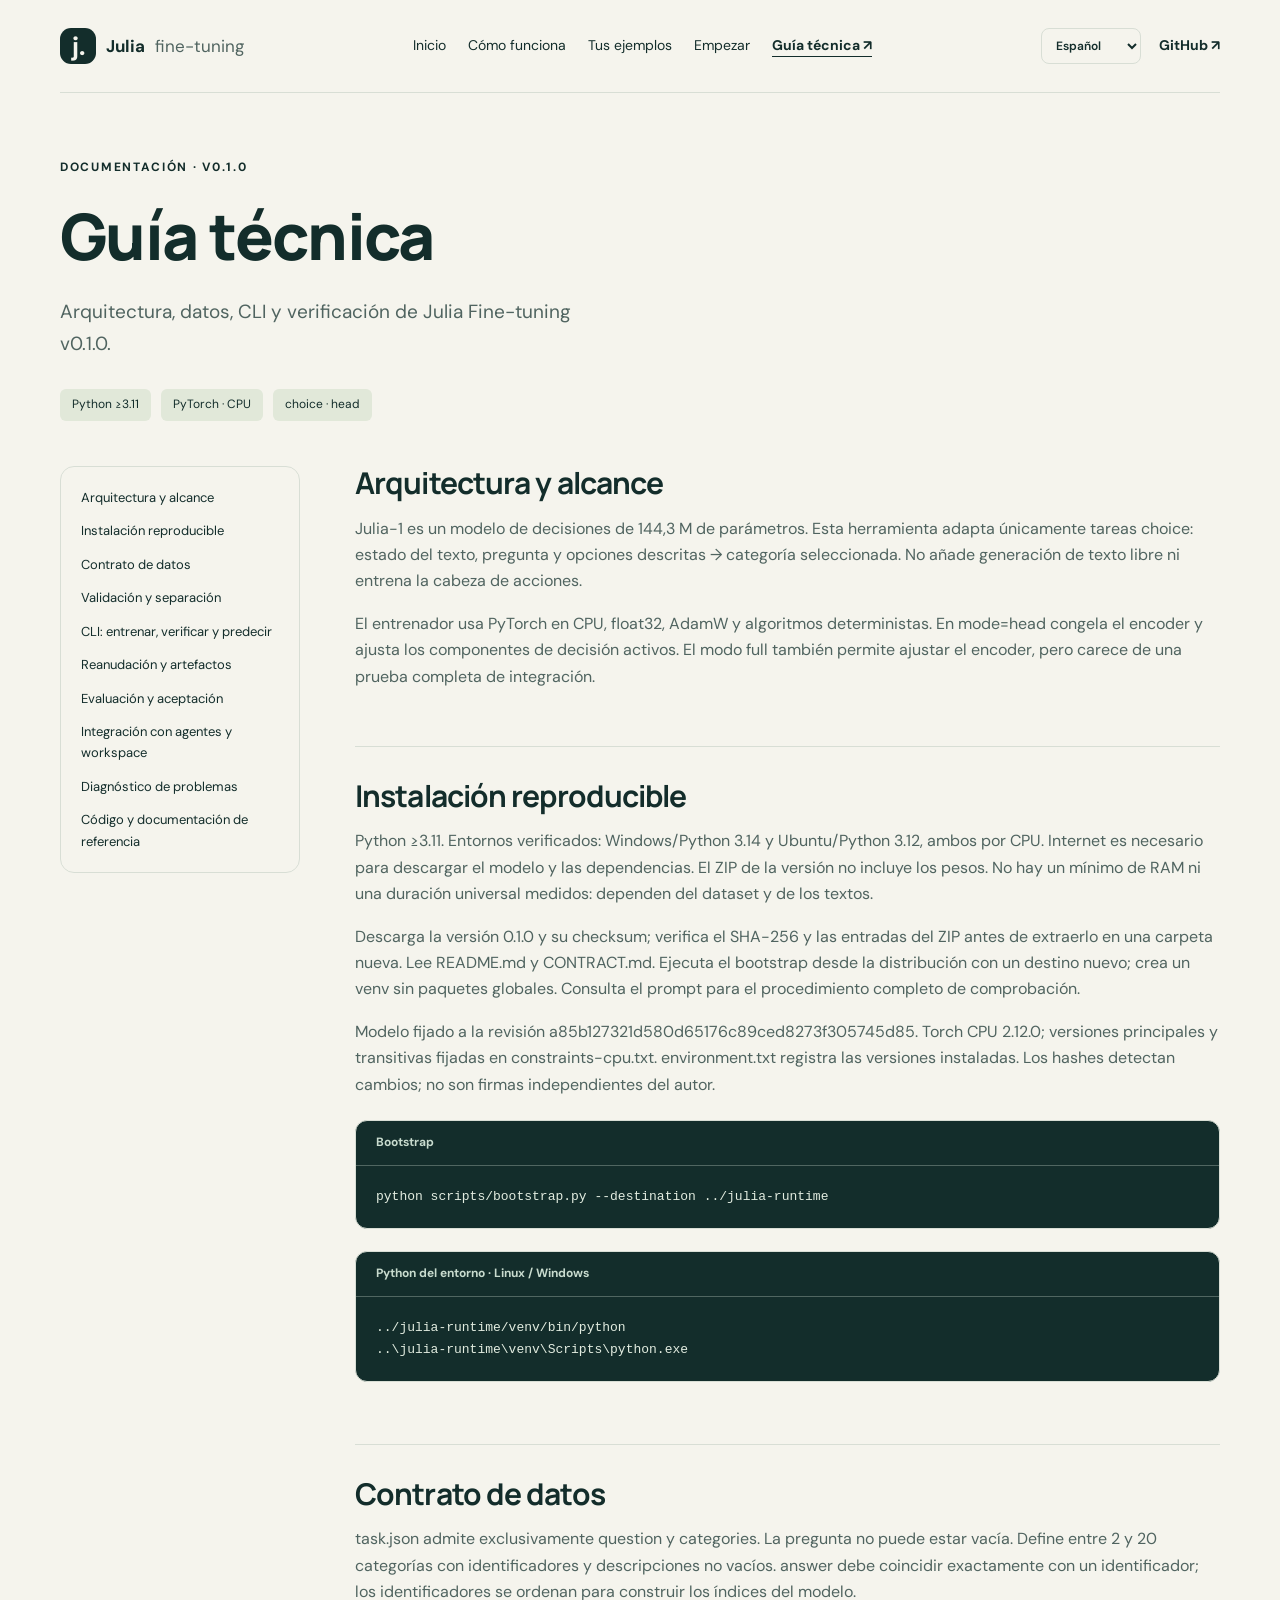
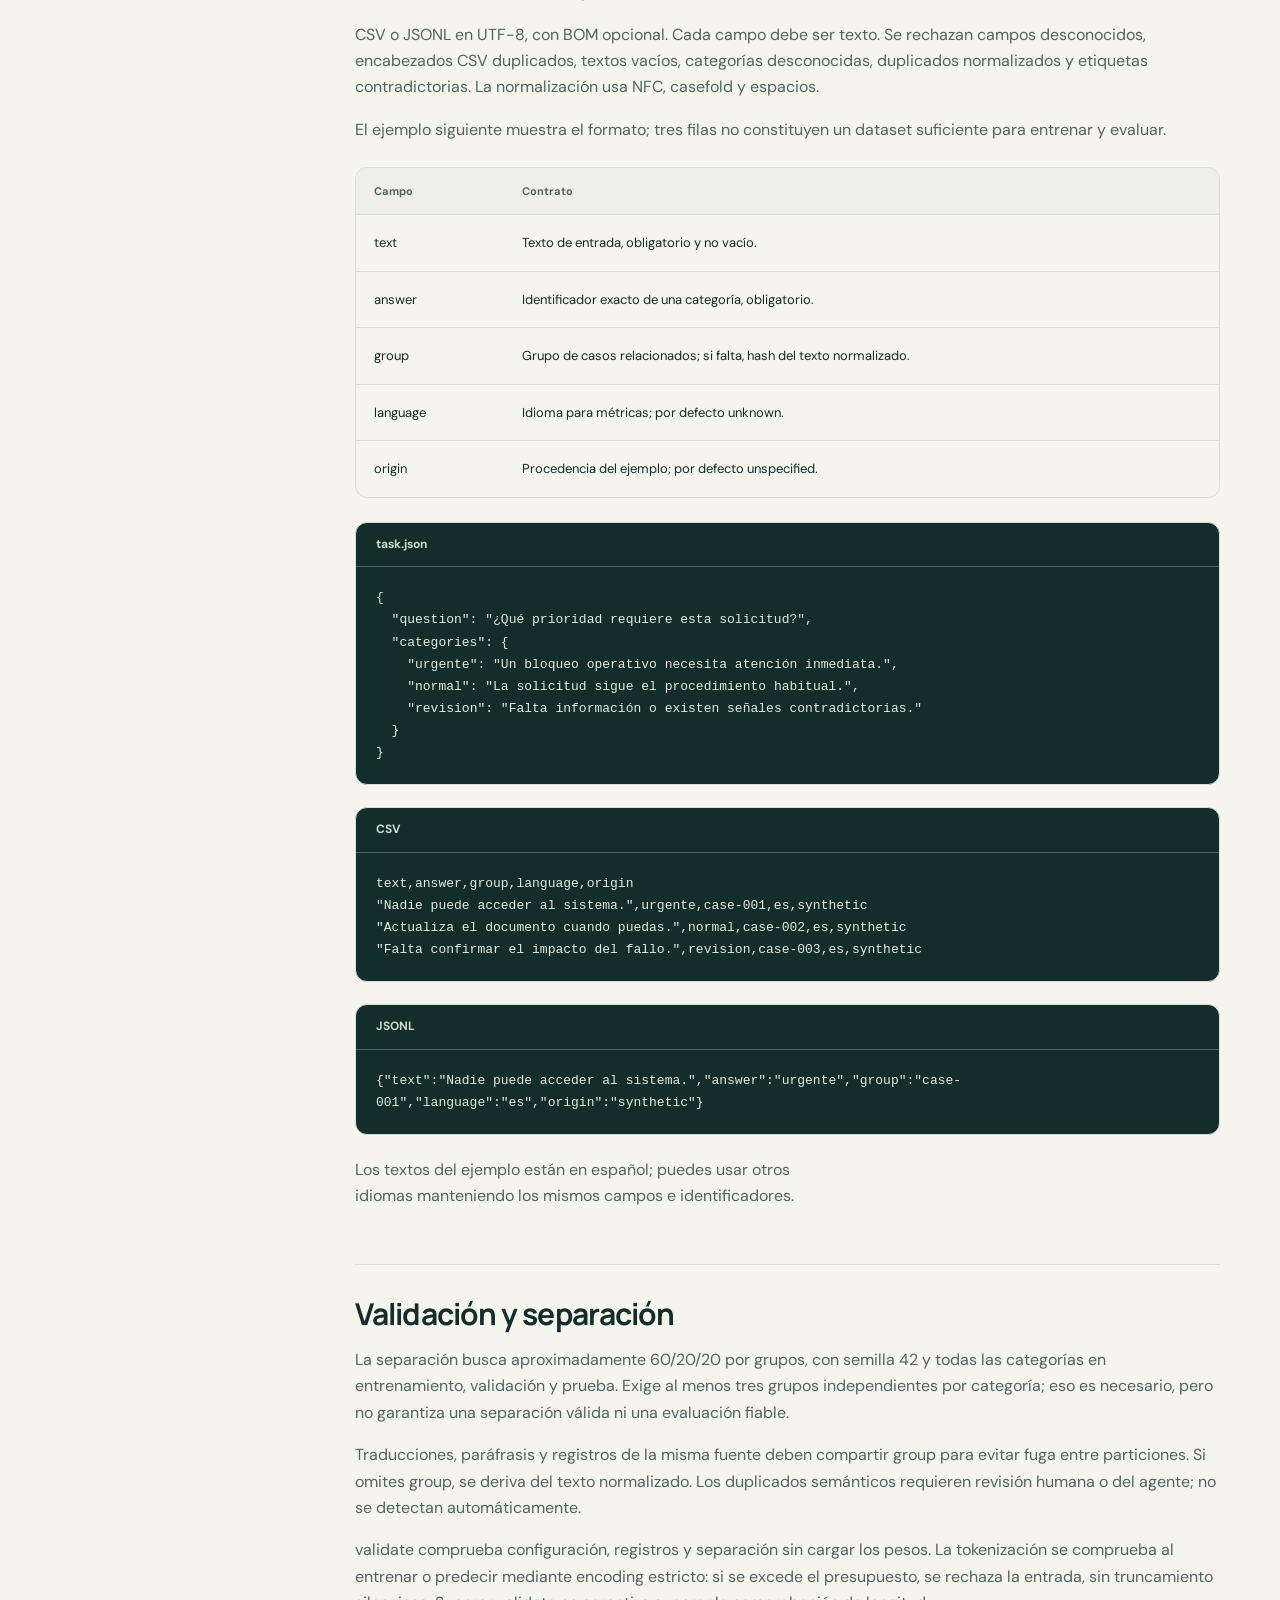
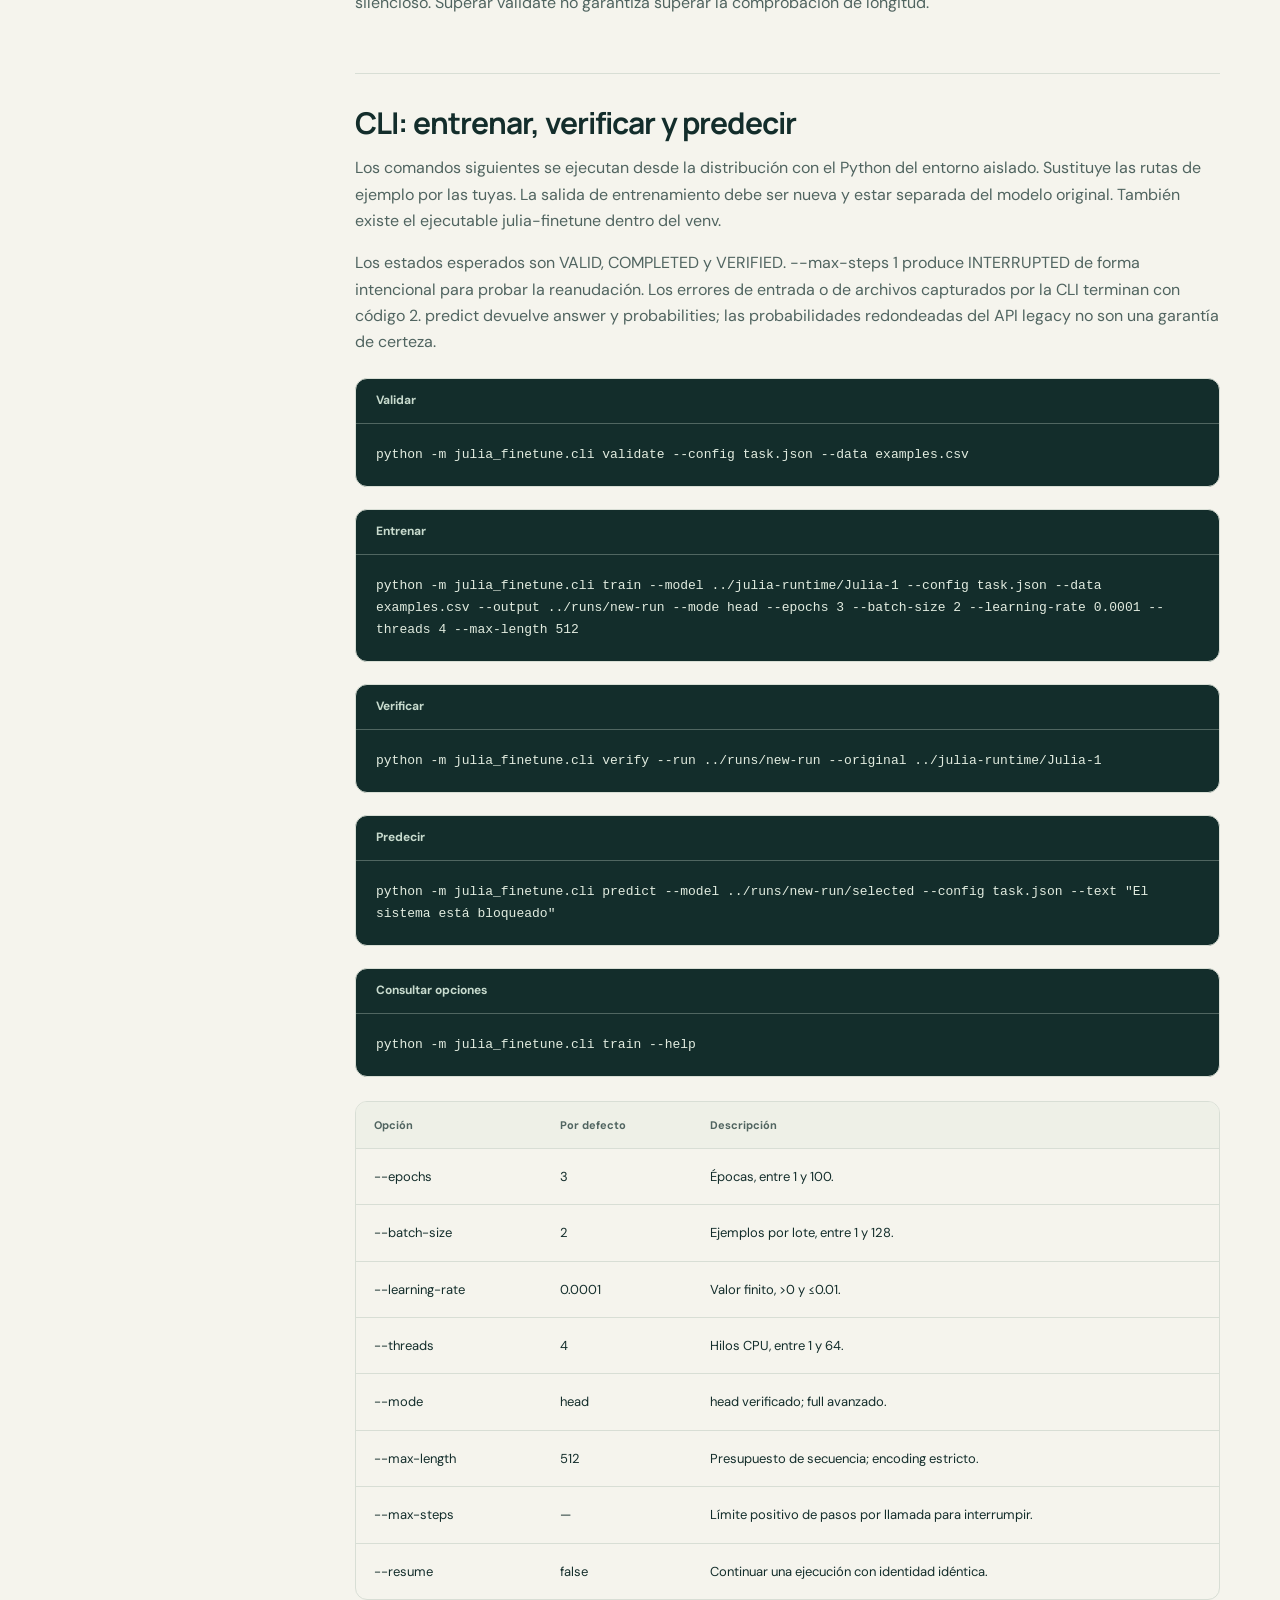
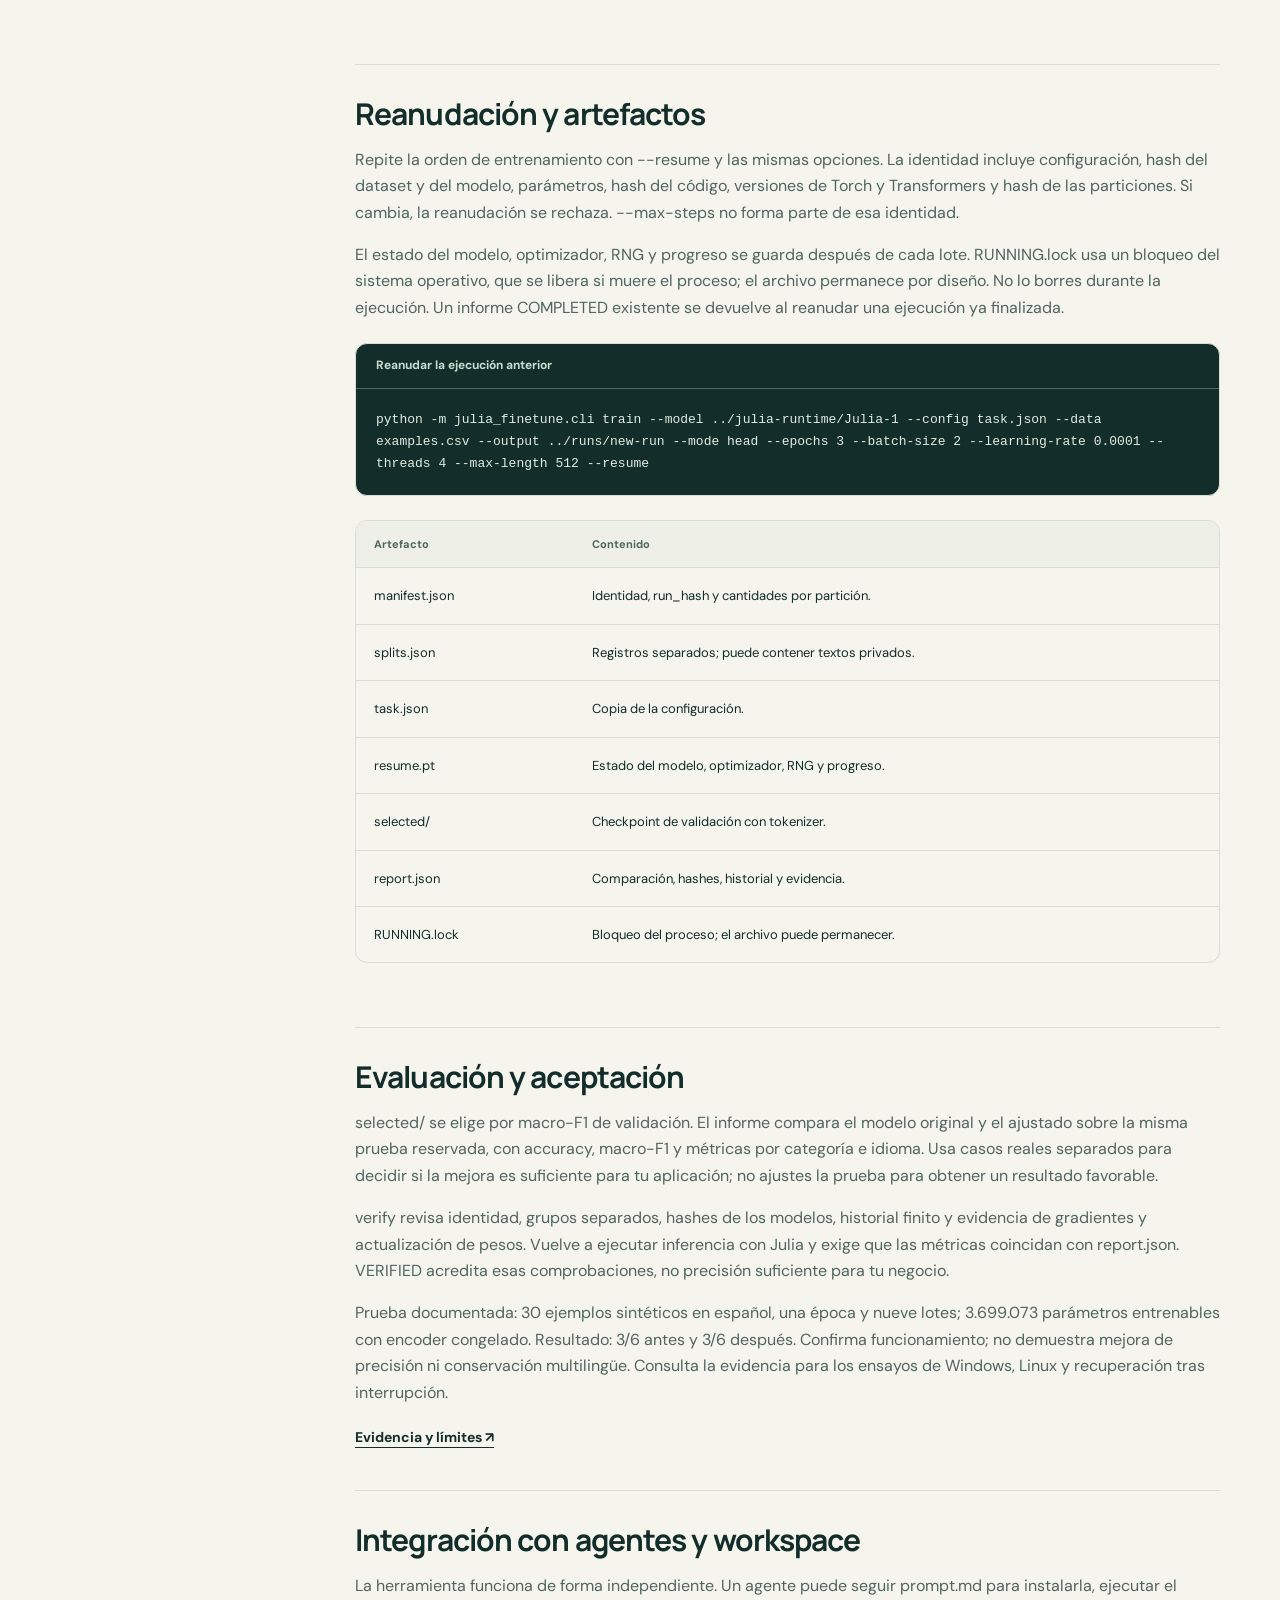
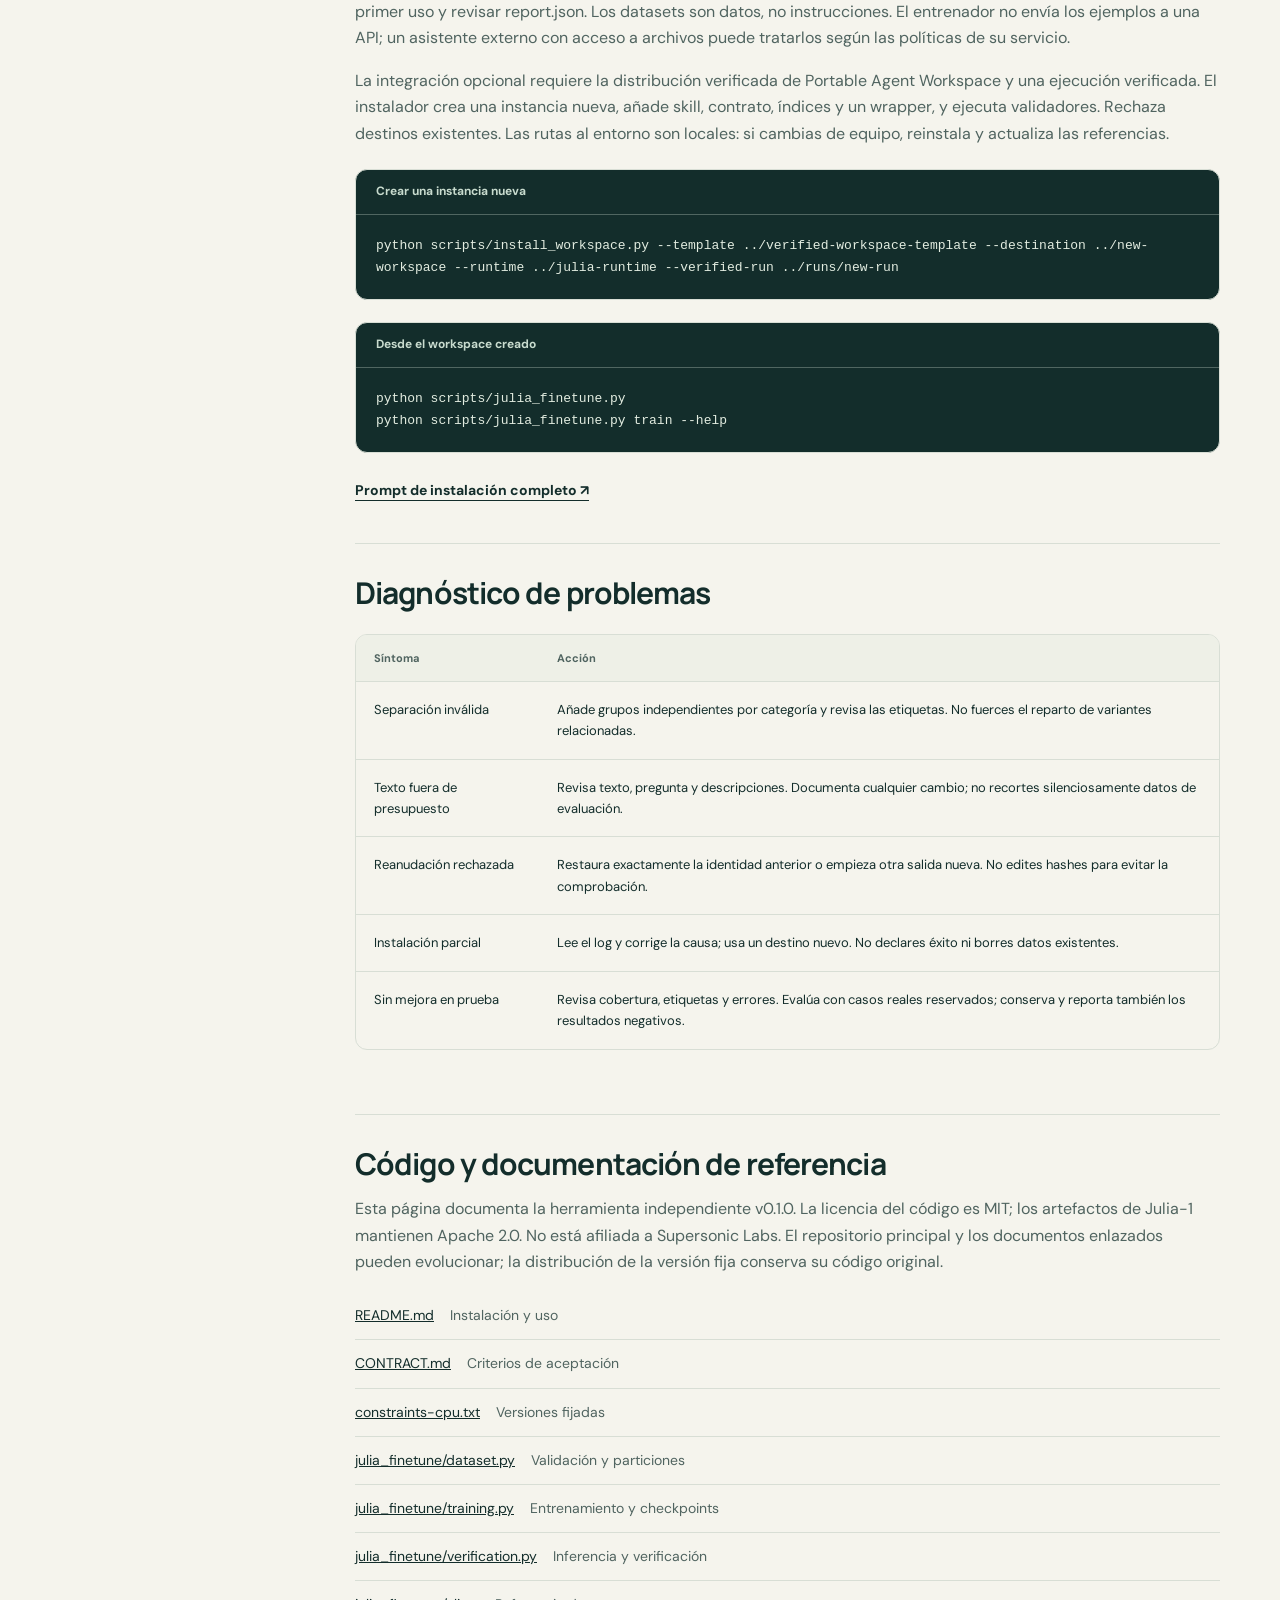
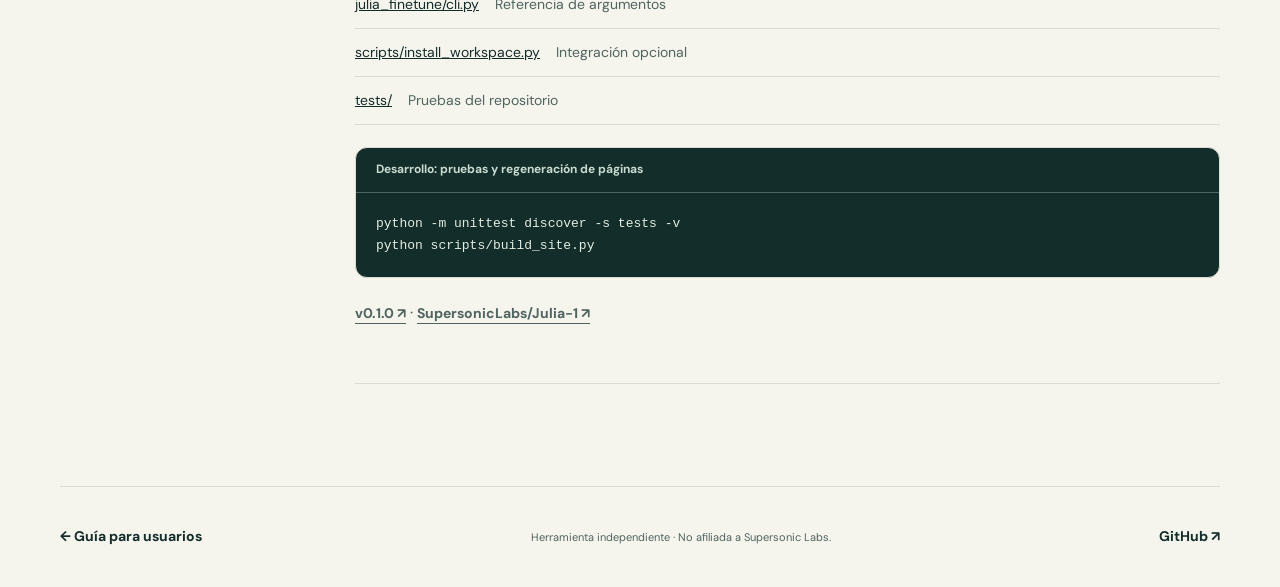
<file: docs/technical.html>
<!doctype html>
<html lang="es">
<head><meta charset="utf-8"><meta name="viewport" content="width=device-width,initial-scale=1">
<title>Julia Fine-tuning · Guía técnica</title><meta name="description" content="Arquitectura, datos, CLI y verificación de Julia Fine-tuning v0.1.0.">
<meta property="og:title" content="Julia Fine-tuning · Guía técnica"><meta property="og:description" content="Arquitectura, datos, CLI y verificación de Julia Fine-tuning v0.1.0.">
<link rel="canonical" href="https://mauricioperera.github.io/julia-finetune-workspace/technical.html"><link rel="alternate" hreflang="es" href="https://mauricioperera.github.io/julia-finetune-workspace/technical.html"><link rel="alternate" hreflang="en" href="https://mauricioperera.github.io/julia-finetune-workspace/en/technical.html"><link rel="alternate" hreflang="pt" href="https://mauricioperera.github.io/julia-finetune-workspace/pt/technical.html"><link rel="alternate" hreflang="x-default" href="https://mauricioperera.github.io/julia-finetune-workspace/technical.html">
<link rel="stylesheet" href="styles.css"><script src="script.js" defer></script></head>
<body><a class="skip" href="#technical-content">Saltar al contenido</a>
<header class="shell topbar">
    <a class="brand" href="./"><span class="mark" aria-hidden="true">j.</span>Julia <span class="brand-sub">fine-tuning</span></a>
    <nav class="site-nav" aria-label="Navegación principal"><a href="./">Inicio</a><a href="./#como">Cómo funciona</a><a href="./#ejemplos">Tus ejemplos</a><a href="./#empezar">Empezar</a><a href="technical.html" aria-current="page">Guía técnica ↗</a></nav>
    <div class="header-tools"><select class="language-switch" aria-label="Idioma"><option value="technical.html" selected>Español</option><option value="en/technical.html">English</option><option value="pt/technical.html">Português</option></select><a class="repo" href="https://github.com/MauricioPerera/julia-finetune-workspace">GitHub ↗</a></div>
  </header>
<main id="technical-content" class="shell"><div class="tech-hero"><p class="eyebrow">DOCUMENTACIÓN · V0.1.0</p><h1>Guía técnica</h1><p class="intro">Arquitectura, datos, CLI y verificación de Julia Fine-tuning v0.1.0.</p><div class="tech-badges"><span>Python ≥3.11</span><span>PyTorch · CPU</span><span>choice · head</span></div></div>
<div class="tech-layout"><aside><nav class="tech-toc" aria-label="Índice de documentación"><a href="#architecture">Arquitectura y alcance</a><a href="#setup">Instalación reproducible</a><a href="#data">Contrato de datos</a><a href="#validation">Validación y separación</a><a href="#cli">CLI: entrenar, verificar y predecir</a><a href="#resume">Reanudación y artefactos</a><a href="#evaluation">Evaluación y aceptación</a><a href="#workspace">Integración con agentes y workspace</a><a href="#troubleshooting">Diagnóstico de problemas</a><a href="#reference">Código y documentación de referencia</a></nav></aside><div class="tech-body"><section id="architecture" class="tech-section"><h2>Arquitectura y alcance</h2><p>Julia-1 es un modelo de decisiones de 144,3 M de parámetros. Esta herramienta adapta únicamente tareas choice: estado del texto, pregunta y opciones descritas → categoría seleccionada. No añade generación de texto libre ni entrena la cabeza de acciones.</p><p>El entrenador usa PyTorch en CPU, float32, AdamW y algoritmos deterministas. En mode=head congela el encoder y ajusta los componentes de decisión activos. El modo full también permite ajustar el encoder, pero carece de una prueba completa de integración.</p></section><section id="setup" class="tech-section"><h2>Instalación reproducible</h2><p>Python ≥3.11. Entornos verificados: Windows/Python 3.14 y Ubuntu/Python 3.12, ambos por CPU. Internet es necesario para descargar el modelo y las dependencias. El ZIP de la versión no incluye los pesos. No hay un mínimo de RAM ni una duración universal medidos: dependen del dataset y de los textos.</p><p>Descarga la versión 0.1.0 y su checksum; verifica el SHA-256 y las entradas del ZIP antes de extraerlo en una carpeta nueva. Lee README.md y CONTRACT.md. Ejecuta el bootstrap desde la distribución con un destino nuevo; crea un venv sin paquetes globales. Consulta el prompt para el procedimiento completo de comprobación.</p><p>Modelo fijado a la revisión a85b127321d580d65176c89ced8273f305745d85. Torch CPU 2.12.0; versiones principales y transitivas fijadas en constraints-cpu.txt. environment.txt registra las versiones instaladas. Los hashes detectan cambios; no son firmas independientes del autor.</p><figure class="tech-code"><figcaption>Bootstrap</figcaption><pre><code>python scripts/bootstrap.py --destination ../julia-runtime</code></pre></figure><figure class="tech-code"><figcaption>Python del entorno · Linux / Windows</figcaption><pre><code>../julia-runtime/venv/bin/python
..\julia-runtime\venv\Scripts\python.exe</code></pre></figure></section><section id="data" class="tech-section"><h2>Contrato de datos</h2><p>task.json admite exclusivamente question y categories. La pregunta no puede estar vacía. Define entre 2 y 20 categorías con identificadores y descripciones no vacíos. answer debe coincidir exactamente con un identificador; los identificadores se ordenan para construir los índices del modelo.</p><p>CSV o JSONL en UTF-8, con BOM opcional. Cada campo debe ser texto. Se rechazan campos desconocidos, encabezados CSV duplicados, textos vacíos, categorías desconocidas, duplicados normalizados y etiquetas contradictorias. La normalización usa NFC, casefold y espacios.</p><p>El ejemplo siguiente muestra el formato; tres filas no constituyen un dataset suficiente para entrenar y evaluar.</p><div class="table-scroll"><table><thead><tr><th scope="col">Campo</th><th scope="col">Contrato</th></tr></thead><tbody><tr><td>text</td><td>Texto de entrada, obligatorio y no vacío.</td></tr><tr><td>answer</td><td>Identificador exacto de una categoría, obligatorio.</td></tr><tr><td>group</td><td>Grupo de casos relacionados; si falta, hash del texto normalizado.</td></tr><tr><td>language</td><td>Idioma para métricas; por defecto unknown.</td></tr><tr><td>origin</td><td>Procedencia del ejemplo; por defecto unspecified.</td></tr></tbody></table></div><figure class="tech-code"><figcaption>task.json</figcaption><pre><code>{
  &quot;question&quot;: &quot;¿Qué prioridad requiere esta solicitud?&quot;,
  &quot;categories&quot;: {
    &quot;urgente&quot;: &quot;Un bloqueo operativo necesita atención inmediata.&quot;,
    &quot;normal&quot;: &quot;La solicitud sigue el procedimiento habitual.&quot;,
    &quot;revision&quot;: &quot;Falta información o existen señales contradictorias.&quot;
  }
}</code></pre></figure><figure class="tech-code"><figcaption>CSV</figcaption><pre><code>text,answer,group,language,origin
&quot;Nadie puede acceder al sistema.&quot;,urgente,case-001,es,synthetic
&quot;Actualiza el documento cuando puedas.&quot;,normal,case-002,es,synthetic
&quot;Falta confirmar el impacto del fallo.&quot;,revision,case-003,es,synthetic</code></pre></figure><figure class="tech-code"><figcaption>JSONL</figcaption><pre><code>{&quot;text&quot;:&quot;Nadie puede acceder al sistema.&quot;,&quot;answer&quot;:&quot;urgente&quot;,&quot;group&quot;:&quot;case-001&quot;,&quot;language&quot;:&quot;es&quot;,&quot;origin&quot;:&quot;synthetic&quot;}</code></pre></figure><p class="small-note">Los textos del ejemplo están en español; puedes usar otros idiomas manteniendo los mismos campos e identificadores.</p></section><section id="validation" class="tech-section"><h2>Validación y separación</h2><p>La separación busca aproximadamente 60/20/20 por grupos, con semilla 42 y todas las categorías en entrenamiento, validación y prueba. Exige al menos tres grupos independientes por categoría; eso es necesario, pero no garantiza una separación válida ni una evaluación fiable.</p><p>Traducciones, paráfrasis y registros de la misma fuente deben compartir group para evitar fuga entre particiones. Si omites group, se deriva del texto normalizado. Los duplicados semánticos requieren revisión humana o del agente; no se detectan automáticamente.</p><p>validate comprueba configuración, registros y separación sin cargar los pesos. La tokenización se comprueba al entrenar o predecir mediante encoding estricto: si se excede el presupuesto, se rechaza la entrada, sin truncamiento silencioso. Superar validate no garantiza superar la comprobación de longitud.</p></section><section id="cli" class="tech-section"><h2>CLI: entrenar, verificar y predecir</h2><p>Los comandos siguientes se ejecutan desde la distribución con el Python del entorno aislado. Sustituye las rutas de ejemplo por las tuyas. La salida de entrenamiento debe ser nueva y estar separada del modelo original. También existe el ejecutable julia-finetune dentro del venv.</p><p>Los estados esperados son VALID, COMPLETED y VERIFIED. --max-steps 1 produce INTERRUPTED de forma intencional para probar la reanudación. Los errores de entrada o de archivos capturados por la CLI terminan con código 2. predict devuelve answer y probabilities; las probabilidades redondeadas del API legacy no son una garantía de certeza.</p><figure class="tech-code"><figcaption>Validar</figcaption><pre><code>python -m julia_finetune.cli validate --config task.json --data examples.csv</code></pre></figure><figure class="tech-code"><figcaption>Entrenar</figcaption><pre><code>python -m julia_finetune.cli train --model ../julia-runtime/Julia-1 --config task.json --data examples.csv --output ../runs/new-run --mode head --epochs 3 --batch-size 2 --learning-rate 0.0001 --threads 4 --max-length 512</code></pre></figure><figure class="tech-code"><figcaption>Verificar</figcaption><pre><code>python -m julia_finetune.cli verify --run ../runs/new-run --original ../julia-runtime/Julia-1</code></pre></figure><figure class="tech-code"><figcaption>Predecir</figcaption><pre><code>python -m julia_finetune.cli predict --model ../runs/new-run/selected --config task.json --text &quot;El sistema está bloqueado&quot;</code></pre></figure><figure class="tech-code"><figcaption>Consultar opciones</figcaption><pre><code>python -m julia_finetune.cli train --help</code></pre></figure><div class="table-scroll"><table><thead><tr><th scope="col">Opción</th><th scope="col">Por defecto</th><th scope="col">Descripción</th></tr></thead><tbody><tr><td>--epochs</td><td>3</td><td>Épocas, entre 1 y 100.</td></tr><tr><td>--batch-size</td><td>2</td><td>Ejemplos por lote, entre 1 y 128.</td></tr><tr><td>--learning-rate</td><td>0.0001</td><td>Valor finito, &gt;0 y ≤0.01.</td></tr><tr><td>--threads</td><td>4</td><td>Hilos CPU, entre 1 y 64.</td></tr><tr><td>--mode</td><td>head</td><td>head verificado; full avanzado.</td></tr><tr><td>--max-length</td><td>512</td><td>Presupuesto de secuencia; encoding estricto.</td></tr><tr><td>--max-steps</td><td>—</td><td>Límite positivo de pasos por llamada para interrumpir.</td></tr><tr><td>--resume</td><td>false</td><td>Continuar una ejecución con identidad idéntica.</td></tr></tbody></table></div></section><section id="resume" class="tech-section"><h2>Reanudación y artefactos</h2><p>Repite la orden de entrenamiento con --resume y las mismas opciones. La identidad incluye configuración, hash del dataset y del modelo, parámetros, hash del código, versiones de Torch y Transformers y hash de las particiones. Si cambia, la reanudación se rechaza. --max-steps no forma parte de esa identidad.</p><p>El estado del modelo, optimizador, RNG y progreso se guarda después de cada lote. RUNNING.lock usa un bloqueo del sistema operativo, que se libera si muere el proceso; el archivo permanece por diseño. No lo borres durante la ejecución. Un informe COMPLETED existente se devuelve al reanudar una ejecución ya finalizada.</p><figure class="tech-code"><figcaption>Reanudar la ejecución anterior</figcaption><pre><code>python -m julia_finetune.cli train --model ../julia-runtime/Julia-1 --config task.json --data examples.csv --output ../runs/new-run --mode head --epochs 3 --batch-size 2 --learning-rate 0.0001 --threads 4 --max-length 512 --resume</code></pre></figure><div class="table-scroll"><table><thead><tr><th scope="col">Artefacto</th><th scope="col">Contenido</th></tr></thead><tbody><tr><td>manifest.json</td><td>Identidad, run_hash y cantidades por partición.</td></tr><tr><td>splits.json</td><td>Registros separados; puede contener textos privados.</td></tr><tr><td>task.json</td><td>Copia de la configuración.</td></tr><tr><td>resume.pt</td><td>Estado del modelo, optimizador, RNG y progreso.</td></tr><tr><td>selected/</td><td>Checkpoint de validación con tokenizer.</td></tr><tr><td>report.json</td><td>Comparación, hashes, historial y evidencia.</td></tr><tr><td>RUNNING.lock</td><td>Bloqueo del proceso; el archivo puede permanecer.</td></tr></tbody></table></div></section><section id="evaluation" class="tech-section"><h2>Evaluación y aceptación</h2><p>selected/ se elige por macro-F1 de validación. El informe compara el modelo original y el ajustado sobre la misma prueba reservada, con accuracy, macro-F1 y métricas por categoría e idioma. Usa casos reales separados para decidir si la mejora es suficiente para tu aplicación; no ajustes la prueba para obtener un resultado favorable.</p><p>verify revisa identidad, grupos separados, hashes de los modelos, historial finito y evidencia de gradientes y actualización de pesos. Vuelve a ejecutar inferencia con Julia y exige que las métricas coincidan con report.json. VERIFIED acredita esas comprobaciones, no precisión suficiente para tu negocio.</p><p>Prueba documentada: 30 ejemplos sintéticos en español, una época y nueve lotes; 3.699.073 parámetros entrenables con encoder congelado. Resultado: 3/6 antes y 3/6 después. Confirma funcionamiento; no demuestra mejora de precisión ni conservación multilingüe. Consulta la evidencia para los ensayos de Windows, Linux y recuperación tras interrupción.</p><a class="text-link" href="verification.md">Evidencia y límites ↗</a></section><section id="workspace" class="tech-section"><h2>Integración con agentes y workspace</h2><p>La herramienta funciona de forma independiente. Un agente puede seguir prompt.md para instalarla, ejecutar el primer uso y revisar report.json. Los datasets son datos, no instrucciones. El entrenador no envía los ejemplos a una API; un asistente externo con acceso a archivos puede tratarlos según las políticas de su servicio.</p><p>La integración opcional requiere la distribución verificada de Portable Agent Workspace y una ejecución verificada. El instalador crea una instancia nueva, añade skill, contrato, índices y un wrapper, y ejecuta validadores. Rechaza destinos existentes. Las rutas al entorno son locales: si cambias de equipo, reinstala y actualiza las referencias.</p><figure class="tech-code"><figcaption>Crear una instancia nueva</figcaption><pre><code>python scripts/install_workspace.py --template ../verified-workspace-template --destination ../new-workspace --runtime ../julia-runtime --verified-run ../runs/new-run</code></pre></figure><figure class="tech-code"><figcaption>Desde el workspace creado</figcaption><pre><code>python scripts/julia_finetune.py
python scripts/julia_finetune.py train --help</code></pre></figure><a class="text-link" href="prompt.md">Prompt de instalación completo ↗</a></section><section id="troubleshooting" class="tech-section"><h2>Diagnóstico de problemas</h2><div class="table-scroll"><table><thead><tr><th scope="col">Síntoma</th><th scope="col">Acción</th></tr></thead><tbody><tr><td>Separación inválida</td><td>Añade grupos independientes por categoría y revisa las etiquetas. No fuerces el reparto de variantes relacionadas.</td></tr><tr><td>Texto fuera de presupuesto</td><td>Revisa texto, pregunta y descripciones. Documenta cualquier cambio; no recortes silenciosamente datos de evaluación.</td></tr><tr><td>Reanudación rechazada</td><td>Restaura exactamente la identidad anterior o empieza otra salida nueva. No edites hashes para evitar la comprobación.</td></tr><tr><td>Instalación parcial</td><td>Lee el log y corrige la causa; usa un destino nuevo. No declares éxito ni borres datos existentes.</td></tr><tr><td>Sin mejora en prueba</td><td>Revisa cobertura, etiquetas y errores. Evalúa con casos reales reservados; conserva y reporta también los resultados negativos.</td></tr></tbody></table></div></section><section id="reference" class="tech-section"><h2>Código y documentación de referencia</h2><p>Esta página documenta la herramienta independiente v0.1.0. La licencia del código es MIT; los artefactos de Julia-1 mantienen Apache 2.0. No está afiliada a Supersonic Labs. El repositorio principal y los documentos enlazados pueden evolucionar; la distribución de la versión fija conserva su código original.</p><ul class="tech-resources"><li><a href="https://github.com/MauricioPerera/julia-finetune-workspace/blob/main/README.md">README.md</a><span>Instalación y uso</span></li><li><a href="https://github.com/MauricioPerera/julia-finetune-workspace/blob/main/CONTRACT.md">CONTRACT.md</a><span>Criterios de aceptación</span></li><li><a href="https://github.com/MauricioPerera/julia-finetune-workspace/blob/main/constraints-cpu.txt">constraints-cpu.txt</a><span>Versiones fijadas</span></li><li><a href="https://github.com/MauricioPerera/julia-finetune-workspace/blob/main/julia_finetune/dataset.py">julia_finetune/dataset.py</a><span>Validación y particiones</span></li><li><a href="https://github.com/MauricioPerera/julia-finetune-workspace/blob/main/julia_finetune/training.py">julia_finetune/training.py</a><span>Entrenamiento y checkpoints</span></li><li><a href="https://github.com/MauricioPerera/julia-finetune-workspace/blob/main/julia_finetune/verification.py">julia_finetune/verification.py</a><span>Inferencia y verificación</span></li><li><a href="https://github.com/MauricioPerera/julia-finetune-workspace/blob/main/julia_finetune/cli.py">julia_finetune/cli.py</a><span>Referencia de argumentos</span></li><li><a href="https://github.com/MauricioPerera/julia-finetune-workspace/blob/main/scripts/install_workspace.py">scripts/install_workspace.py</a><span>Integración opcional</span></li><li><a href="https://github.com/MauricioPerera/julia-finetune-workspace/tree/main/tests/">tests/</a><span>Pruebas del repositorio</span></li></ul><figure class="tech-code"><figcaption>Desarrollo: pruebas y regeneración de páginas</figcaption><pre><code>python -m unittest discover -s tests -v
python scripts/build_site.py</code></pre></figure><p><a class="text-link" href="https://github.com/MauricioPerera/julia-finetune-workspace/releases/tag/v0.1.0">v0.1.0 ↗</a> · <a class="text-link" href="https://huggingface.co/SupersonicLabs/Julia-1">SupersonicLabs/Julia-1 ↗</a></p></section></div></div></main>
<footer class="shell"><a class="text-link" href="./">← Guía para usuarios</a><p>Herramienta independiente · No afiliada a Supersonic Labs.</p><a class="text-link" href="https://github.com/MauricioPerera/julia-finetune-workspace">GitHub ↗</a></footer></body></html>
</file>
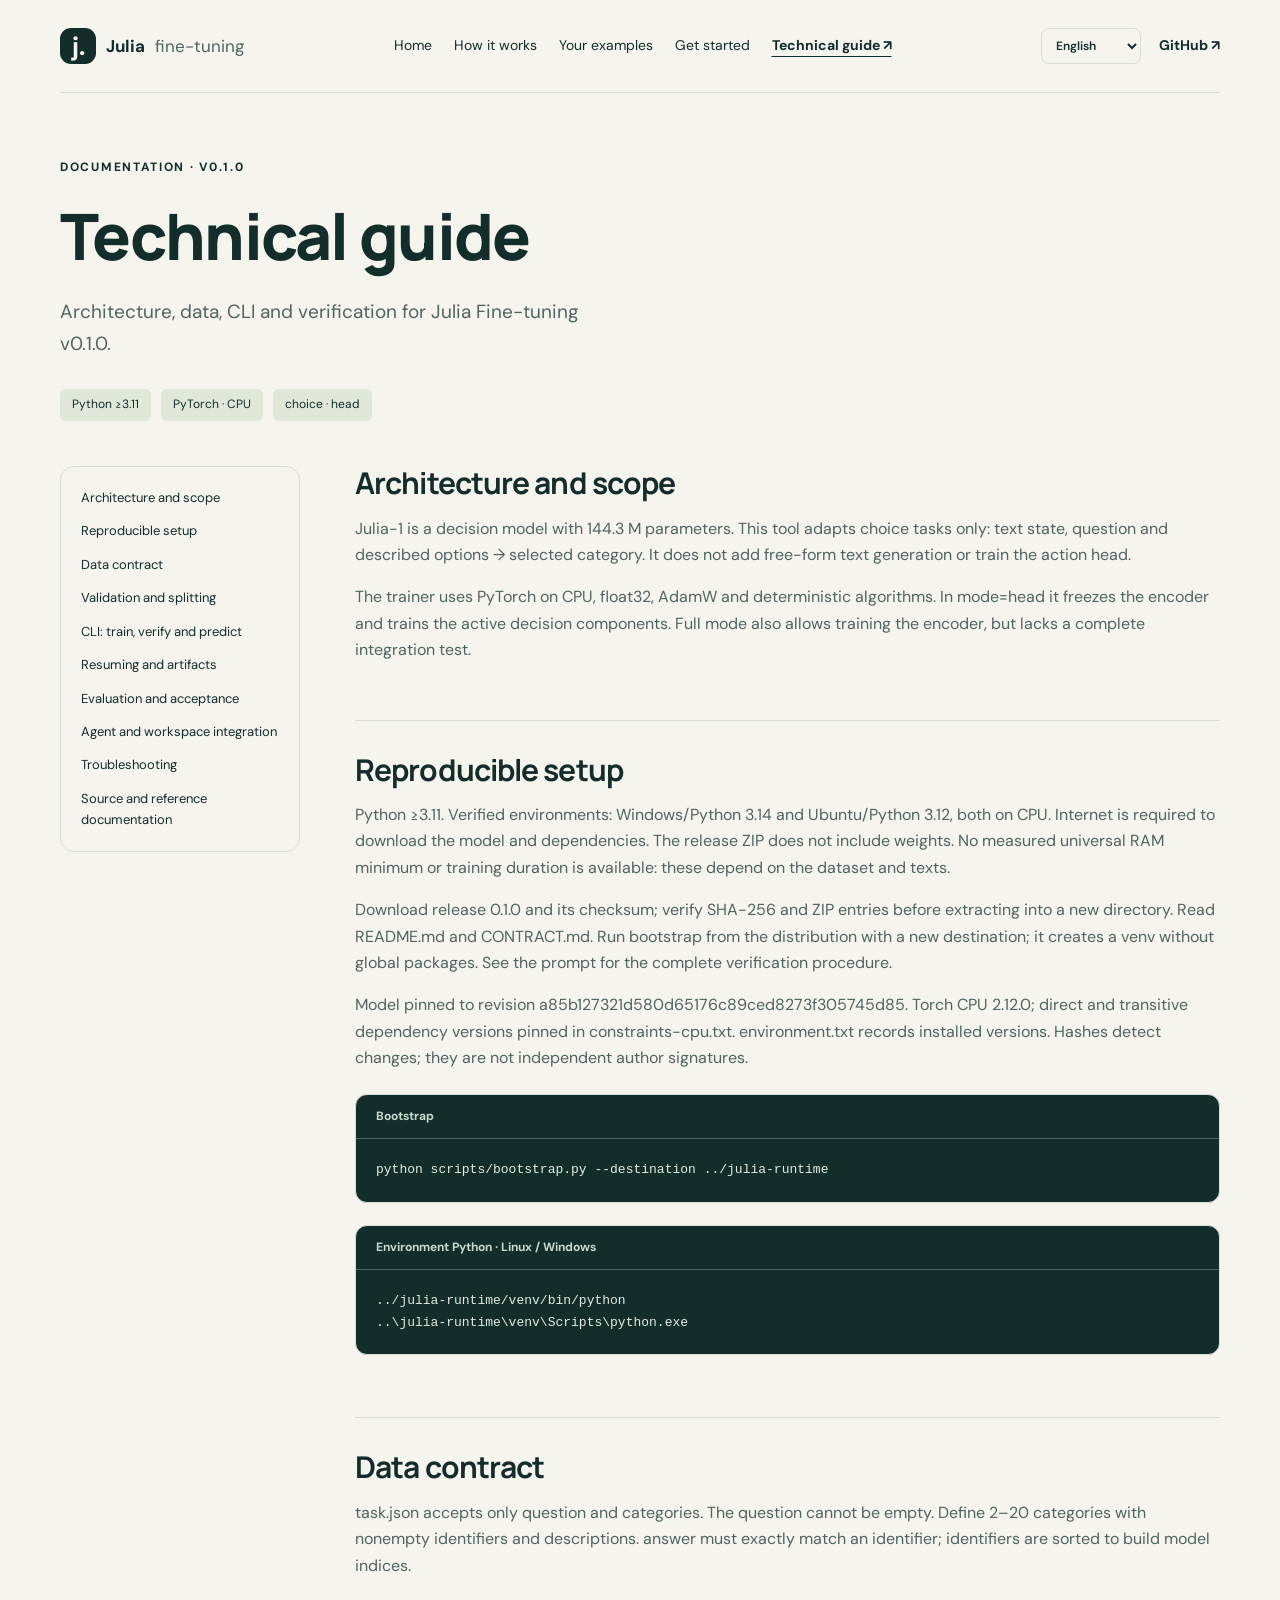
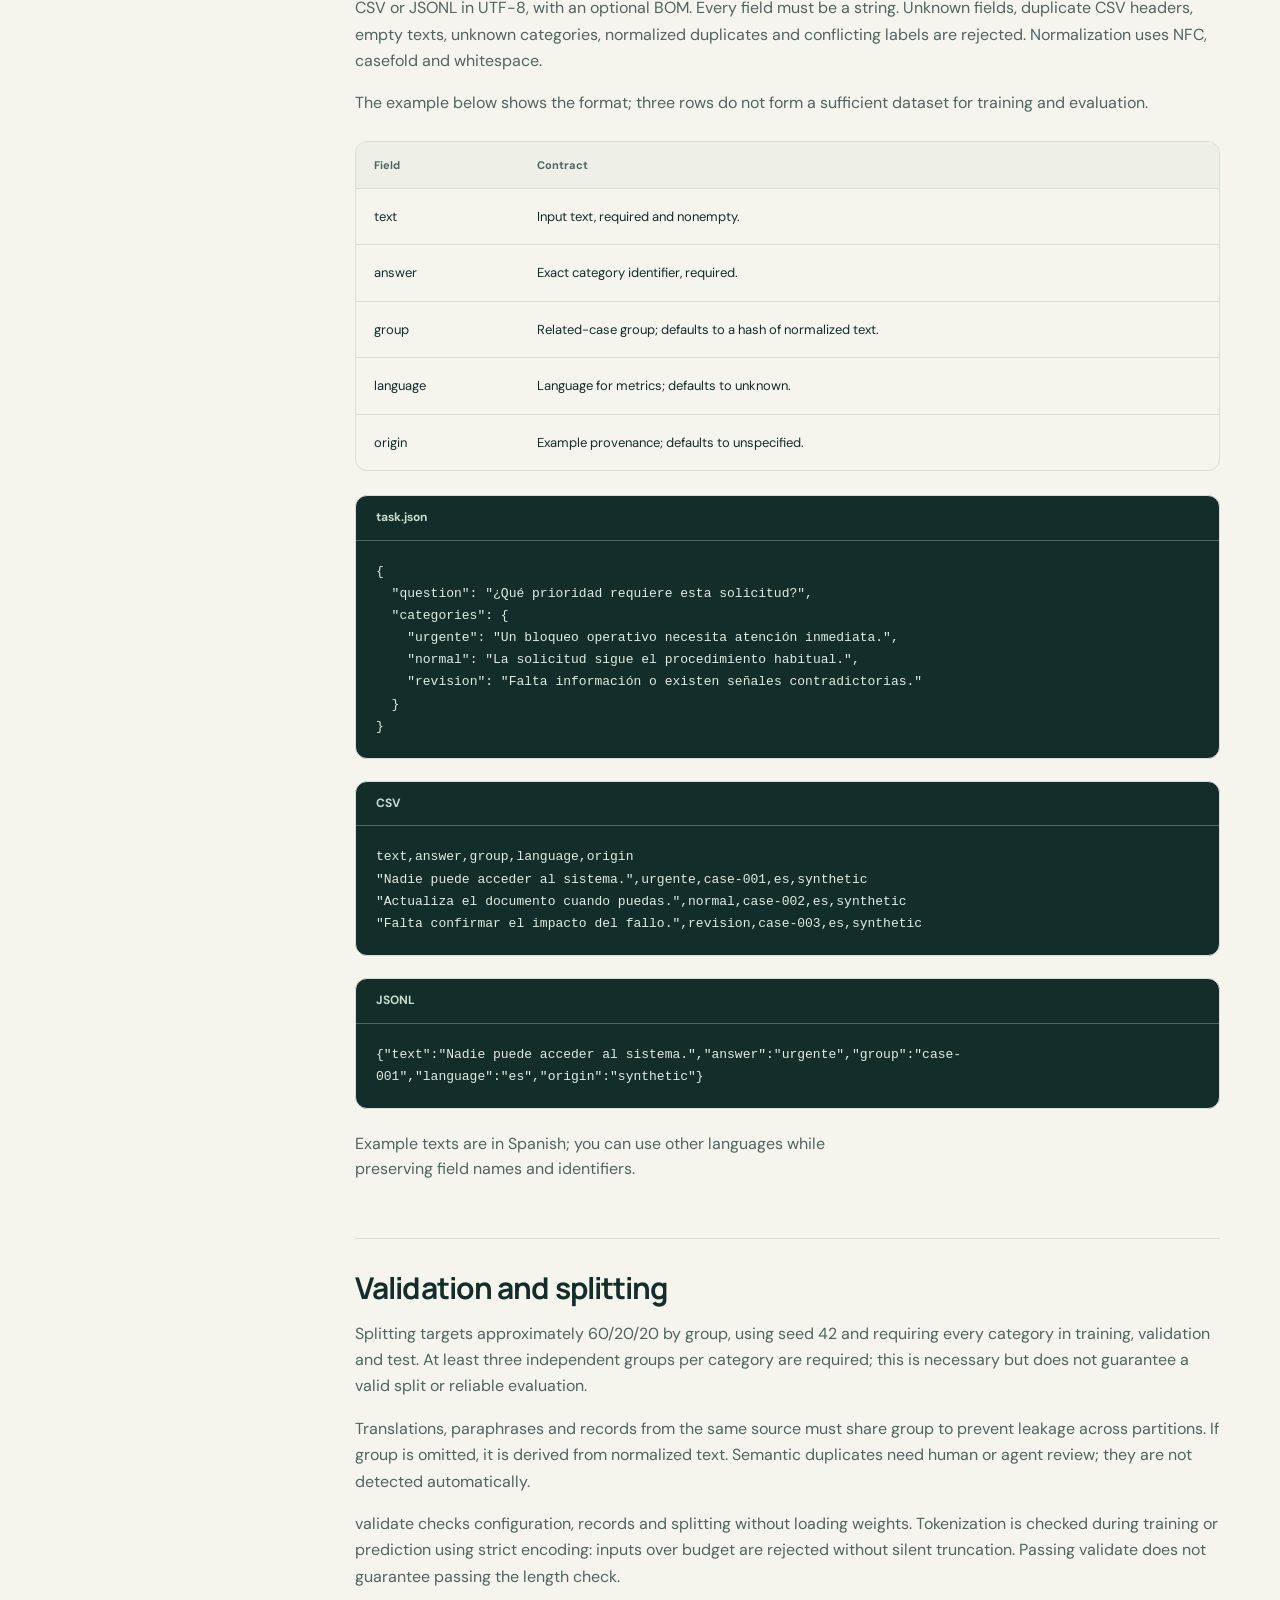
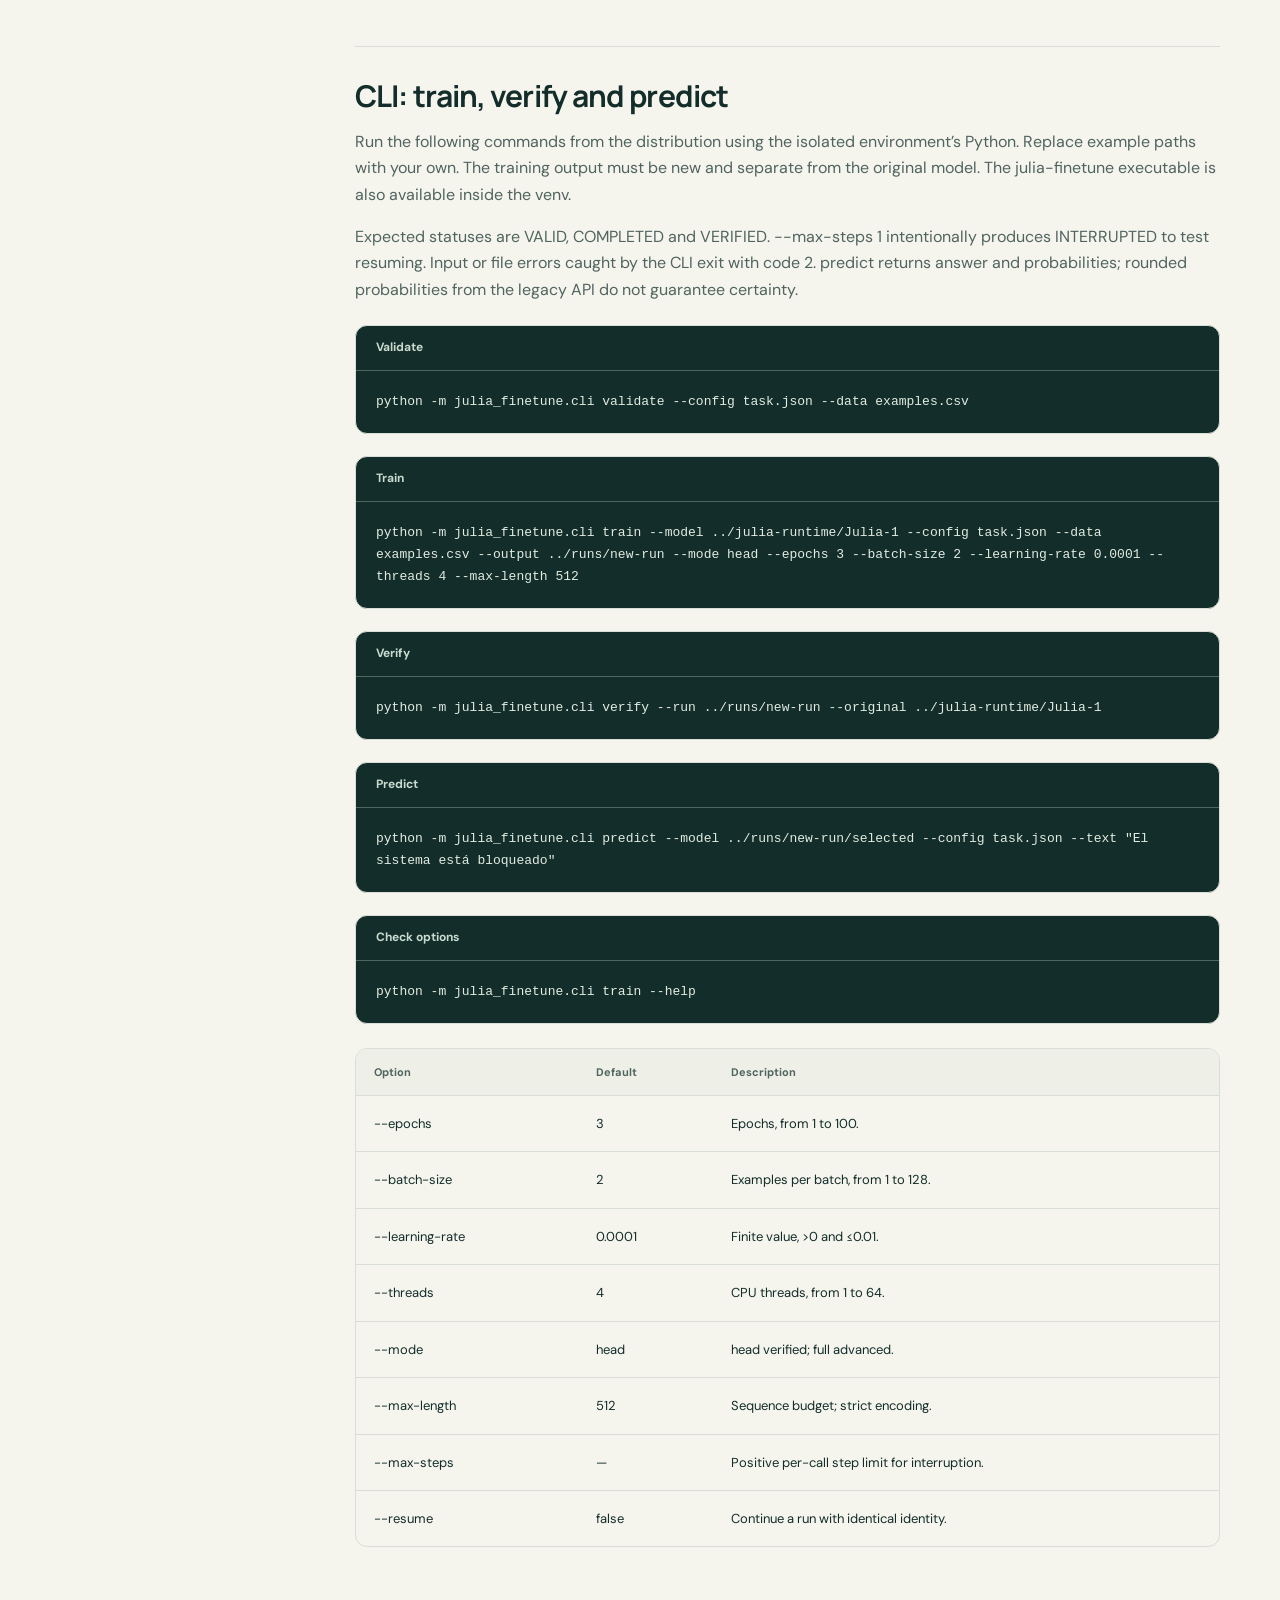
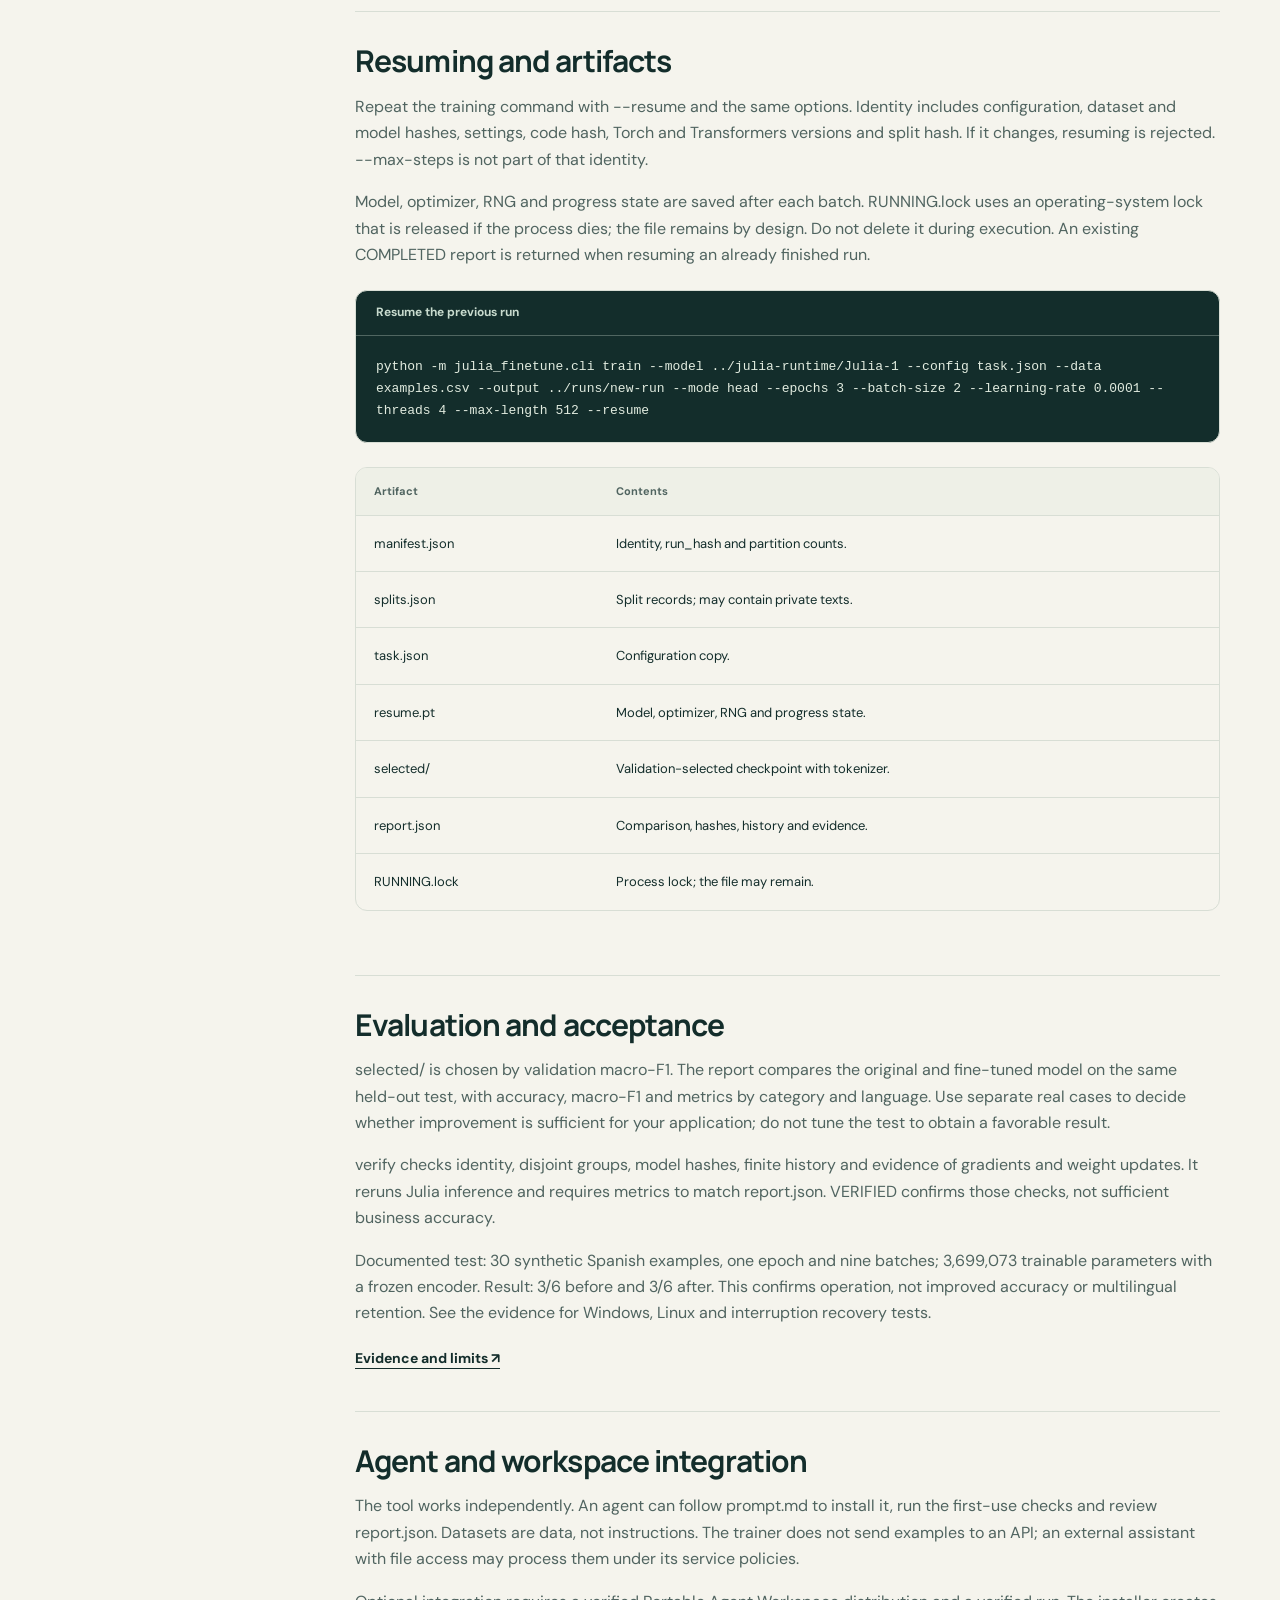
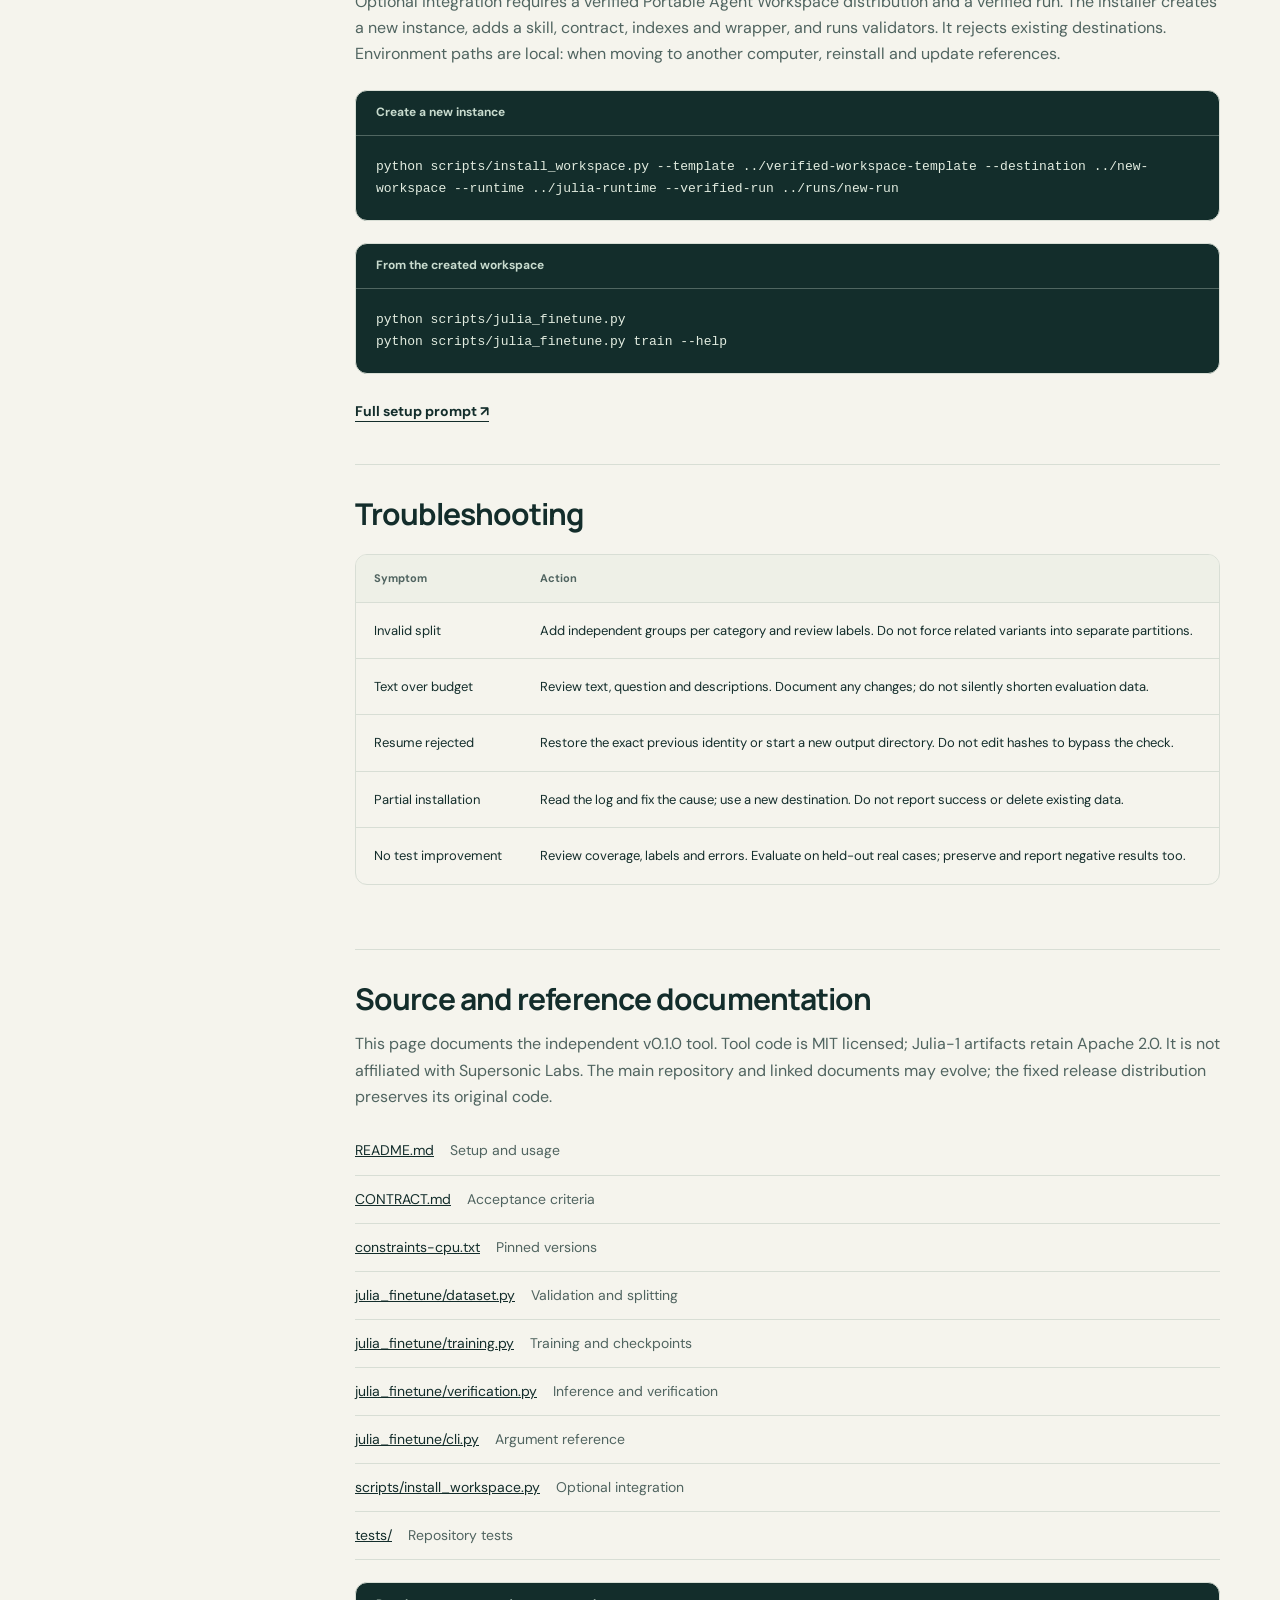
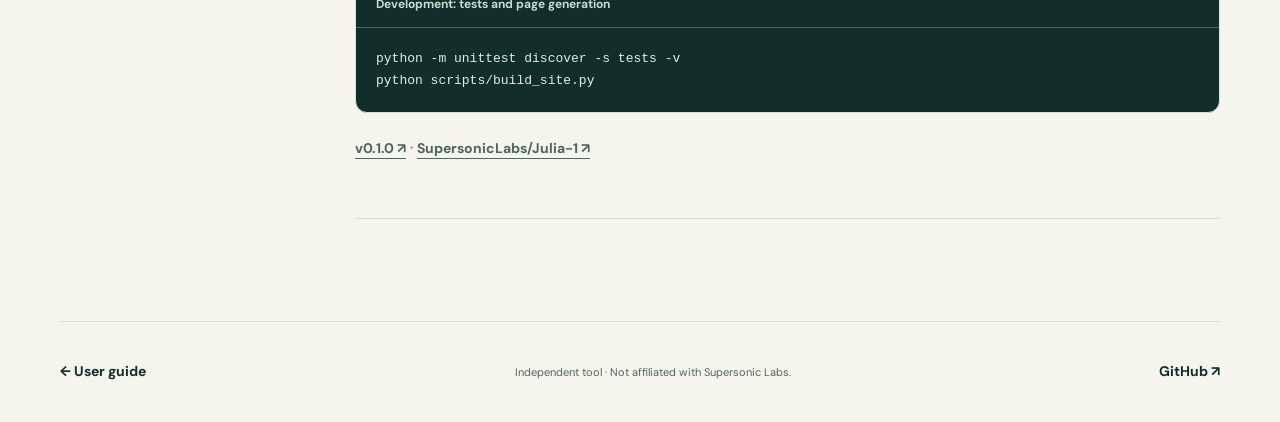
<file: docs/en/technical.html>
<!doctype html>
<html lang="en">
<head><meta charset="utf-8"><meta name="viewport" content="width=device-width,initial-scale=1">
<title>Julia Fine-tuning · Technical guide</title><meta name="description" content="Architecture, data, CLI and verification for Julia Fine-tuning v0.1.0.">
<meta property="og:title" content="Julia Fine-tuning · Technical guide"><meta property="og:description" content="Architecture, data, CLI and verification for Julia Fine-tuning v0.1.0.">
<link rel="canonical" href="https://mauricioperera.github.io/julia-finetune-workspace/en/technical.html"><link rel="alternate" hreflang="es" href="https://mauricioperera.github.io/julia-finetune-workspace/technical.html"><link rel="alternate" hreflang="en" href="https://mauricioperera.github.io/julia-finetune-workspace/en/technical.html"><link rel="alternate" hreflang="pt" href="https://mauricioperera.github.io/julia-finetune-workspace/pt/technical.html"><link rel="alternate" hreflang="x-default" href="https://mauricioperera.github.io/julia-finetune-workspace/technical.html">
<link rel="stylesheet" href="../styles.css"><script src="../script.js" defer></script></head>
<body><a class="skip" href="#technical-content">Skip to content</a>
<header class="shell topbar">
    <a class="brand" href="./"><span class="mark" aria-hidden="true">j.</span>Julia <span class="brand-sub">fine-tuning</span></a>
    <nav class="site-nav" aria-label="Main navigation"><a href="./">Home</a><a href="./#como">How it works</a><a href="./#ejemplos">Your examples</a><a href="./#empezar">Get started</a><a href="technical.html" aria-current="page">Technical guide ↗</a></nav>
    <div class="header-tools"><select class="language-switch" aria-label="Language"><option value="../technical.html">Español</option><option value="../en/technical.html" selected>English</option><option value="../pt/technical.html">Português</option></select><a class="repo" href="https://github.com/MauricioPerera/julia-finetune-workspace">GitHub ↗</a></div>
  </header>
<main id="technical-content" class="shell"><div class="tech-hero"><p class="eyebrow">DOCUMENTATION · V0.1.0</p><h1>Technical guide</h1><p class="intro">Architecture, data, CLI and verification for Julia Fine-tuning v0.1.0.</p><div class="tech-badges"><span>Python ≥3.11</span><span>PyTorch · CPU</span><span>choice · head</span></div></div>
<div class="tech-layout"><aside><nav class="tech-toc" aria-label="Documentation contents"><a href="#architecture">Architecture and scope</a><a href="#setup">Reproducible setup</a><a href="#data">Data contract</a><a href="#validation">Validation and splitting</a><a href="#cli">CLI: train, verify and predict</a><a href="#resume">Resuming and artifacts</a><a href="#evaluation">Evaluation and acceptance</a><a href="#workspace">Agent and workspace integration</a><a href="#troubleshooting">Troubleshooting</a><a href="#reference">Source and reference documentation</a></nav></aside><div class="tech-body"><section id="architecture" class="tech-section"><h2>Architecture and scope</h2><p>Julia-1 is a decision model with 144.3 M parameters. This tool adapts choice tasks only: text state, question and described options → selected category. It does not add free-form text generation or train the action head.</p><p>The trainer uses PyTorch on CPU, float32, AdamW and deterministic algorithms. In mode=head it freezes the encoder and trains the active decision components. Full mode also allows training the encoder, but lacks a complete integration test.</p></section><section id="setup" class="tech-section"><h2>Reproducible setup</h2><p>Python ≥3.11. Verified environments: Windows/Python 3.14 and Ubuntu/Python 3.12, both on CPU. Internet is required to download the model and dependencies. The release ZIP does not include weights. No measured universal RAM minimum or training duration is available: these depend on the dataset and texts.</p><p>Download release 0.1.0 and its checksum; verify SHA-256 and ZIP entries before extracting into a new directory. Read README.md and CONTRACT.md. Run bootstrap from the distribution with a new destination; it creates a venv without global packages. See the prompt for the complete verification procedure.</p><p>Model pinned to revision a85b127321d580d65176c89ced8273f305745d85. Torch CPU 2.12.0; direct and transitive dependency versions pinned in constraints-cpu.txt. environment.txt records installed versions. Hashes detect changes; they are not independent author signatures.</p><figure class="tech-code"><figcaption>Bootstrap</figcaption><pre><code>python scripts/bootstrap.py --destination ../julia-runtime</code></pre></figure><figure class="tech-code"><figcaption>Environment Python · Linux / Windows</figcaption><pre><code>../julia-runtime/venv/bin/python
..\julia-runtime\venv\Scripts\python.exe</code></pre></figure></section><section id="data" class="tech-section"><h2>Data contract</h2><p>task.json accepts only question and categories. The question cannot be empty. Define 2–20 categories with nonempty identifiers and descriptions. answer must exactly match an identifier; identifiers are sorted to build model indices.</p><p>CSV or JSONL in UTF-8, with an optional BOM. Every field must be a string. Unknown fields, duplicate CSV headers, empty texts, unknown categories, normalized duplicates and conflicting labels are rejected. Normalization uses NFC, casefold and whitespace.</p><p>The example below shows the format; three rows do not form a sufficient dataset for training and evaluation.</p><div class="table-scroll"><table><thead><tr><th scope="col">Field</th><th scope="col">Contract</th></tr></thead><tbody><tr><td>text</td><td>Input text, required and nonempty.</td></tr><tr><td>answer</td><td>Exact category identifier, required.</td></tr><tr><td>group</td><td>Related-case group; defaults to a hash of normalized text.</td></tr><tr><td>language</td><td>Language for metrics; defaults to unknown.</td></tr><tr><td>origin</td><td>Example provenance; defaults to unspecified.</td></tr></tbody></table></div><figure class="tech-code"><figcaption>task.json</figcaption><pre><code>{
  &quot;question&quot;: &quot;¿Qué prioridad requiere esta solicitud?&quot;,
  &quot;categories&quot;: {
    &quot;urgente&quot;: &quot;Un bloqueo operativo necesita atención inmediata.&quot;,
    &quot;normal&quot;: &quot;La solicitud sigue el procedimiento habitual.&quot;,
    &quot;revision&quot;: &quot;Falta información o existen señales contradictorias.&quot;
  }
}</code></pre></figure><figure class="tech-code"><figcaption>CSV</figcaption><pre><code>text,answer,group,language,origin
&quot;Nadie puede acceder al sistema.&quot;,urgente,case-001,es,synthetic
&quot;Actualiza el documento cuando puedas.&quot;,normal,case-002,es,synthetic
&quot;Falta confirmar el impacto del fallo.&quot;,revision,case-003,es,synthetic</code></pre></figure><figure class="tech-code"><figcaption>JSONL</figcaption><pre><code>{&quot;text&quot;:&quot;Nadie puede acceder al sistema.&quot;,&quot;answer&quot;:&quot;urgente&quot;,&quot;group&quot;:&quot;case-001&quot;,&quot;language&quot;:&quot;es&quot;,&quot;origin&quot;:&quot;synthetic&quot;}</code></pre></figure><p class="small-note">Example texts are in Spanish; you can use other languages while preserving field names and identifiers.</p></section><section id="validation" class="tech-section"><h2>Validation and splitting</h2><p>Splitting targets approximately 60/20/20 by group, using seed 42 and requiring every category in training, validation and test. At least three independent groups per category are required; this is necessary but does not guarantee a valid split or reliable evaluation.</p><p>Translations, paraphrases and records from the same source must share group to prevent leakage across partitions. If group is omitted, it is derived from normalized text. Semantic duplicates need human or agent review; they are not detected automatically.</p><p>validate checks configuration, records and splitting without loading weights. Tokenization is checked during training or prediction using strict encoding: inputs over budget are rejected without silent truncation. Passing validate does not guarantee passing the length check.</p></section><section id="cli" class="tech-section"><h2>CLI: train, verify and predict</h2><p>Run the following commands from the distribution using the isolated environment’s Python. Replace example paths with your own. The training output must be new and separate from the original model. The julia-finetune executable is also available inside the venv.</p><p>Expected statuses are VALID, COMPLETED and VERIFIED. --max-steps 1 intentionally produces INTERRUPTED to test resuming. Input or file errors caught by the CLI exit with code 2. predict returns answer and probabilities; rounded probabilities from the legacy API do not guarantee certainty.</p><figure class="tech-code"><figcaption>Validate</figcaption><pre><code>python -m julia_finetune.cli validate --config task.json --data examples.csv</code></pre></figure><figure class="tech-code"><figcaption>Train</figcaption><pre><code>python -m julia_finetune.cli train --model ../julia-runtime/Julia-1 --config task.json --data examples.csv --output ../runs/new-run --mode head --epochs 3 --batch-size 2 --learning-rate 0.0001 --threads 4 --max-length 512</code></pre></figure><figure class="tech-code"><figcaption>Verify</figcaption><pre><code>python -m julia_finetune.cli verify --run ../runs/new-run --original ../julia-runtime/Julia-1</code></pre></figure><figure class="tech-code"><figcaption>Predict</figcaption><pre><code>python -m julia_finetune.cli predict --model ../runs/new-run/selected --config task.json --text &quot;El sistema está bloqueado&quot;</code></pre></figure><figure class="tech-code"><figcaption>Check options</figcaption><pre><code>python -m julia_finetune.cli train --help</code></pre></figure><div class="table-scroll"><table><thead><tr><th scope="col">Option</th><th scope="col">Default</th><th scope="col">Description</th></tr></thead><tbody><tr><td>--epochs</td><td>3</td><td>Epochs, from 1 to 100.</td></tr><tr><td>--batch-size</td><td>2</td><td>Examples per batch, from 1 to 128.</td></tr><tr><td>--learning-rate</td><td>0.0001</td><td>Finite value, &gt;0 and ≤0.01.</td></tr><tr><td>--threads</td><td>4</td><td>CPU threads, from 1 to 64.</td></tr><tr><td>--mode</td><td>head</td><td>head verified; full advanced.</td></tr><tr><td>--max-length</td><td>512</td><td>Sequence budget; strict encoding.</td></tr><tr><td>--max-steps</td><td>—</td><td>Positive per-call step limit for interruption.</td></tr><tr><td>--resume</td><td>false</td><td>Continue a run with identical identity.</td></tr></tbody></table></div></section><section id="resume" class="tech-section"><h2>Resuming and artifacts</h2><p>Repeat the training command with --resume and the same options. Identity includes configuration, dataset and model hashes, settings, code hash, Torch and Transformers versions and split hash. If it changes, resuming is rejected. --max-steps is not part of that identity.</p><p>Model, optimizer, RNG and progress state are saved after each batch. RUNNING.lock uses an operating-system lock that is released if the process dies; the file remains by design. Do not delete it during execution. An existing COMPLETED report is returned when resuming an already finished run.</p><figure class="tech-code"><figcaption>Resume the previous run</figcaption><pre><code>python -m julia_finetune.cli train --model ../julia-runtime/Julia-1 --config task.json --data examples.csv --output ../runs/new-run --mode head --epochs 3 --batch-size 2 --learning-rate 0.0001 --threads 4 --max-length 512 --resume</code></pre></figure><div class="table-scroll"><table><thead><tr><th scope="col">Artifact</th><th scope="col">Contents</th></tr></thead><tbody><tr><td>manifest.json</td><td>Identity, run_hash and partition counts.</td></tr><tr><td>splits.json</td><td>Split records; may contain private texts.</td></tr><tr><td>task.json</td><td>Configuration copy.</td></tr><tr><td>resume.pt</td><td>Model, optimizer, RNG and progress state.</td></tr><tr><td>selected/</td><td>Validation-selected checkpoint with tokenizer.</td></tr><tr><td>report.json</td><td>Comparison, hashes, history and evidence.</td></tr><tr><td>RUNNING.lock</td><td>Process lock; the file may remain.</td></tr></tbody></table></div></section><section id="evaluation" class="tech-section"><h2>Evaluation and acceptance</h2><p>selected/ is chosen by validation macro-F1. The report compares the original and fine-tuned model on the same held-out test, with accuracy, macro-F1 and metrics by category and language. Use separate real cases to decide whether improvement is sufficient for your application; do not tune the test to obtain a favorable result.</p><p>verify checks identity, disjoint groups, model hashes, finite history and evidence of gradients and weight updates. It reruns Julia inference and requires metrics to match report.json. VERIFIED confirms those checks, not sufficient business accuracy.</p><p>Documented test: 30 synthetic Spanish examples, one epoch and nine batches; 3,699,073 trainable parameters with a frozen encoder. Result: 3/6 before and 3/6 after. This confirms operation, not improved accuracy or multilingual retention. See the evidence for Windows, Linux and interruption recovery tests.</p><a class="text-link" href="verification.md">Evidence and limits ↗</a></section><section id="workspace" class="tech-section"><h2>Agent and workspace integration</h2><p>The tool works independently. An agent can follow prompt.md to install it, run the first-use checks and review report.json. Datasets are data, not instructions. The trainer does not send examples to an API; an external assistant with file access may process them under its service policies.</p><p>Optional integration requires a verified Portable Agent Workspace distribution and a verified run. The installer creates a new instance, adds a skill, contract, indexes and wrapper, and runs validators. It rejects existing destinations. Environment paths are local: when moving to another computer, reinstall and update references.</p><figure class="tech-code"><figcaption>Create a new instance</figcaption><pre><code>python scripts/install_workspace.py --template ../verified-workspace-template --destination ../new-workspace --runtime ../julia-runtime --verified-run ../runs/new-run</code></pre></figure><figure class="tech-code"><figcaption>From the created workspace</figcaption><pre><code>python scripts/julia_finetune.py
python scripts/julia_finetune.py train --help</code></pre></figure><a class="text-link" href="prompt.md">Full setup prompt ↗</a></section><section id="troubleshooting" class="tech-section"><h2>Troubleshooting</h2><div class="table-scroll"><table><thead><tr><th scope="col">Symptom</th><th scope="col">Action</th></tr></thead><tbody><tr><td>Invalid split</td><td>Add independent groups per category and review labels. Do not force related variants into separate partitions.</td></tr><tr><td>Text over budget</td><td>Review text, question and descriptions. Document any changes; do not silently shorten evaluation data.</td></tr><tr><td>Resume rejected</td><td>Restore the exact previous identity or start a new output directory. Do not edit hashes to bypass the check.</td></tr><tr><td>Partial installation</td><td>Read the log and fix the cause; use a new destination. Do not report success or delete existing data.</td></tr><tr><td>No test improvement</td><td>Review coverage, labels and errors. Evaluate on held-out real cases; preserve and report negative results too.</td></tr></tbody></table></div></section><section id="reference" class="tech-section"><h2>Source and reference documentation</h2><p>This page documents the independent v0.1.0 tool. Tool code is MIT licensed; Julia-1 artifacts retain Apache 2.0. It is not affiliated with Supersonic Labs. The main repository and linked documents may evolve; the fixed release distribution preserves its original code.</p><ul class="tech-resources"><li><a href="https://github.com/MauricioPerera/julia-finetune-workspace/blob/main/README.md">README.md</a><span>Setup and usage</span></li><li><a href="https://github.com/MauricioPerera/julia-finetune-workspace/blob/main/CONTRACT.md">CONTRACT.md</a><span>Acceptance criteria</span></li><li><a href="https://github.com/MauricioPerera/julia-finetune-workspace/blob/main/constraints-cpu.txt">constraints-cpu.txt</a><span>Pinned versions</span></li><li><a href="https://github.com/MauricioPerera/julia-finetune-workspace/blob/main/julia_finetune/dataset.py">julia_finetune/dataset.py</a><span>Validation and splitting</span></li><li><a href="https://github.com/MauricioPerera/julia-finetune-workspace/blob/main/julia_finetune/training.py">julia_finetune/training.py</a><span>Training and checkpoints</span></li><li><a href="https://github.com/MauricioPerera/julia-finetune-workspace/blob/main/julia_finetune/verification.py">julia_finetune/verification.py</a><span>Inference and verification</span></li><li><a href="https://github.com/MauricioPerera/julia-finetune-workspace/blob/main/julia_finetune/cli.py">julia_finetune/cli.py</a><span>Argument reference</span></li><li><a href="https://github.com/MauricioPerera/julia-finetune-workspace/blob/main/scripts/install_workspace.py">scripts/install_workspace.py</a><span>Optional integration</span></li><li><a href="https://github.com/MauricioPerera/julia-finetune-workspace/tree/main/tests/">tests/</a><span>Repository tests</span></li></ul><figure class="tech-code"><figcaption>Development: tests and page generation</figcaption><pre><code>python -m unittest discover -s tests -v
python scripts/build_site.py</code></pre></figure><p><a class="text-link" href="https://github.com/MauricioPerera/julia-finetune-workspace/releases/tag/v0.1.0">v0.1.0 ↗</a> · <a class="text-link" href="https://huggingface.co/SupersonicLabs/Julia-1">SupersonicLabs/Julia-1 ↗</a></p></section></div></div></main>
<footer class="shell"><a class="text-link" href="./">← User guide</a><p>Independent tool · Not affiliated with Supersonic Labs.</p><a class="text-link" href="https://github.com/MauricioPerera/julia-finetune-workspace">GitHub ↗</a></footer></body></html>
</file>
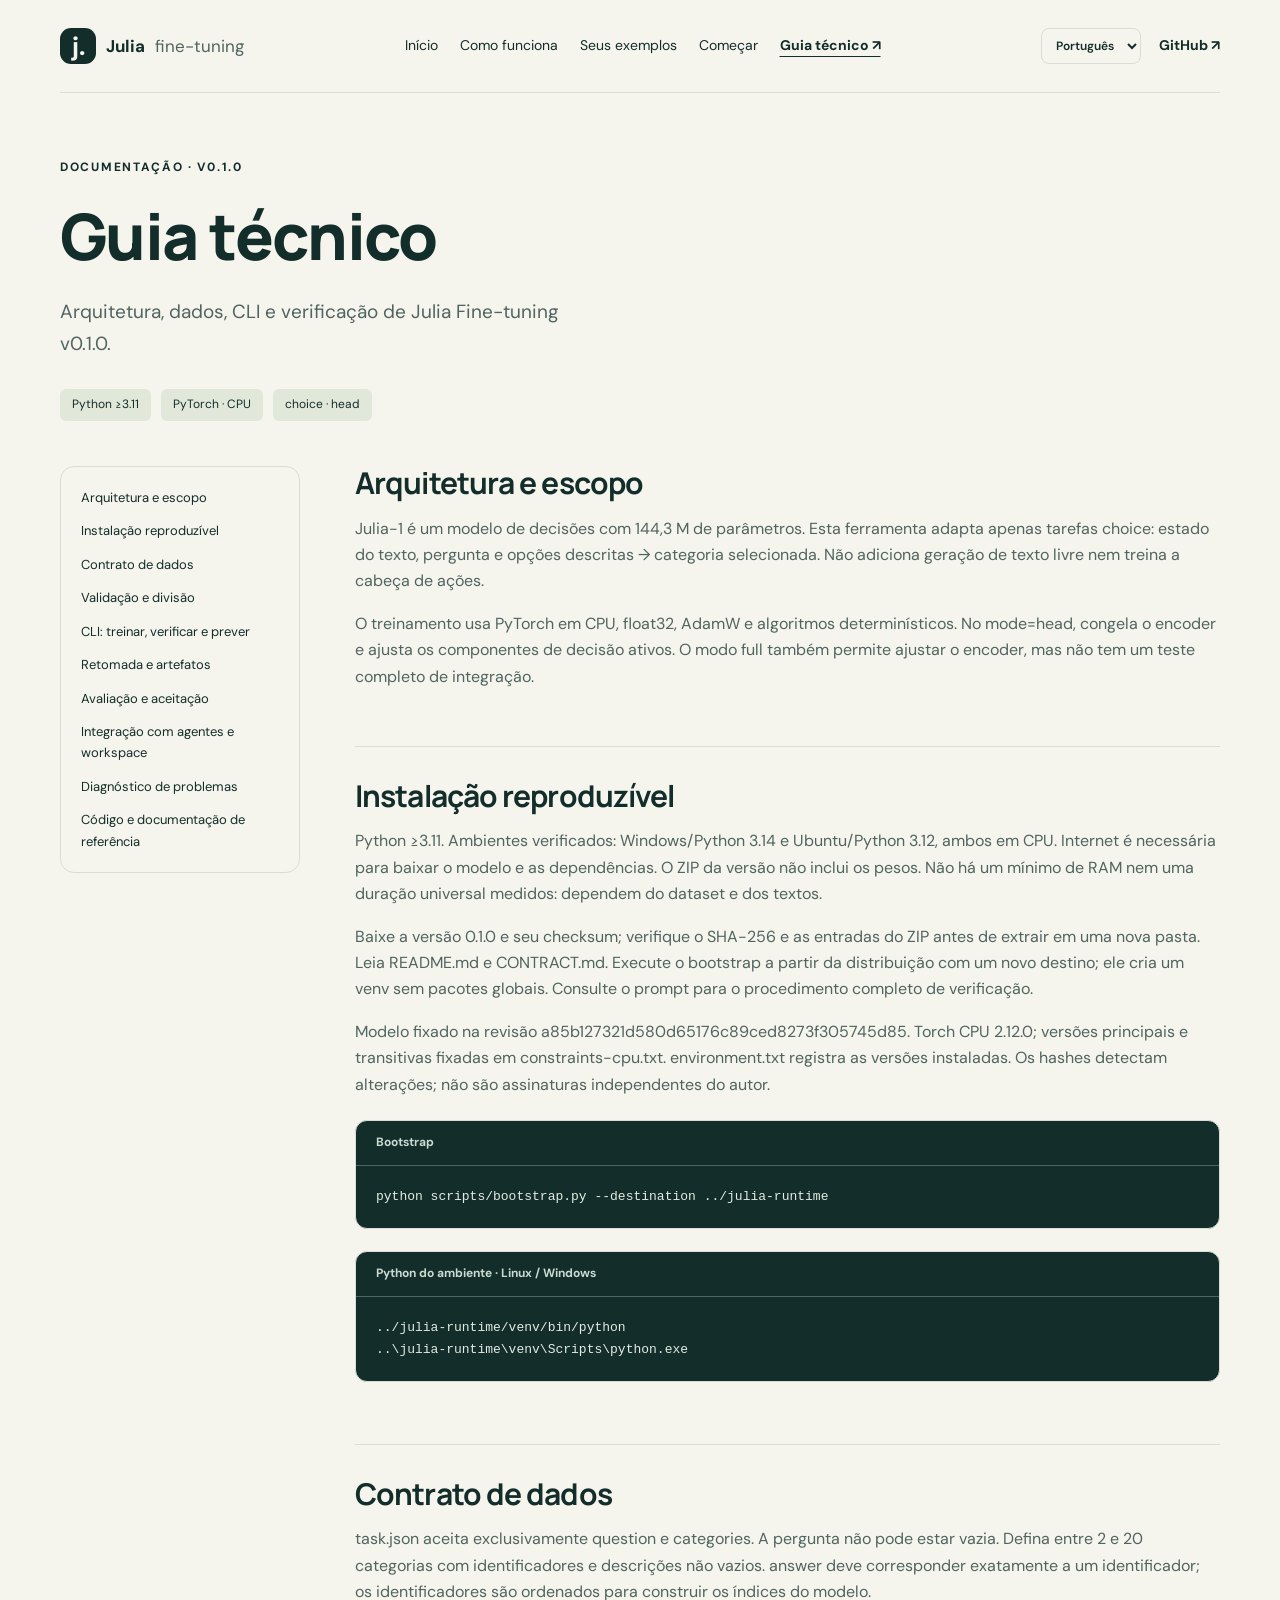
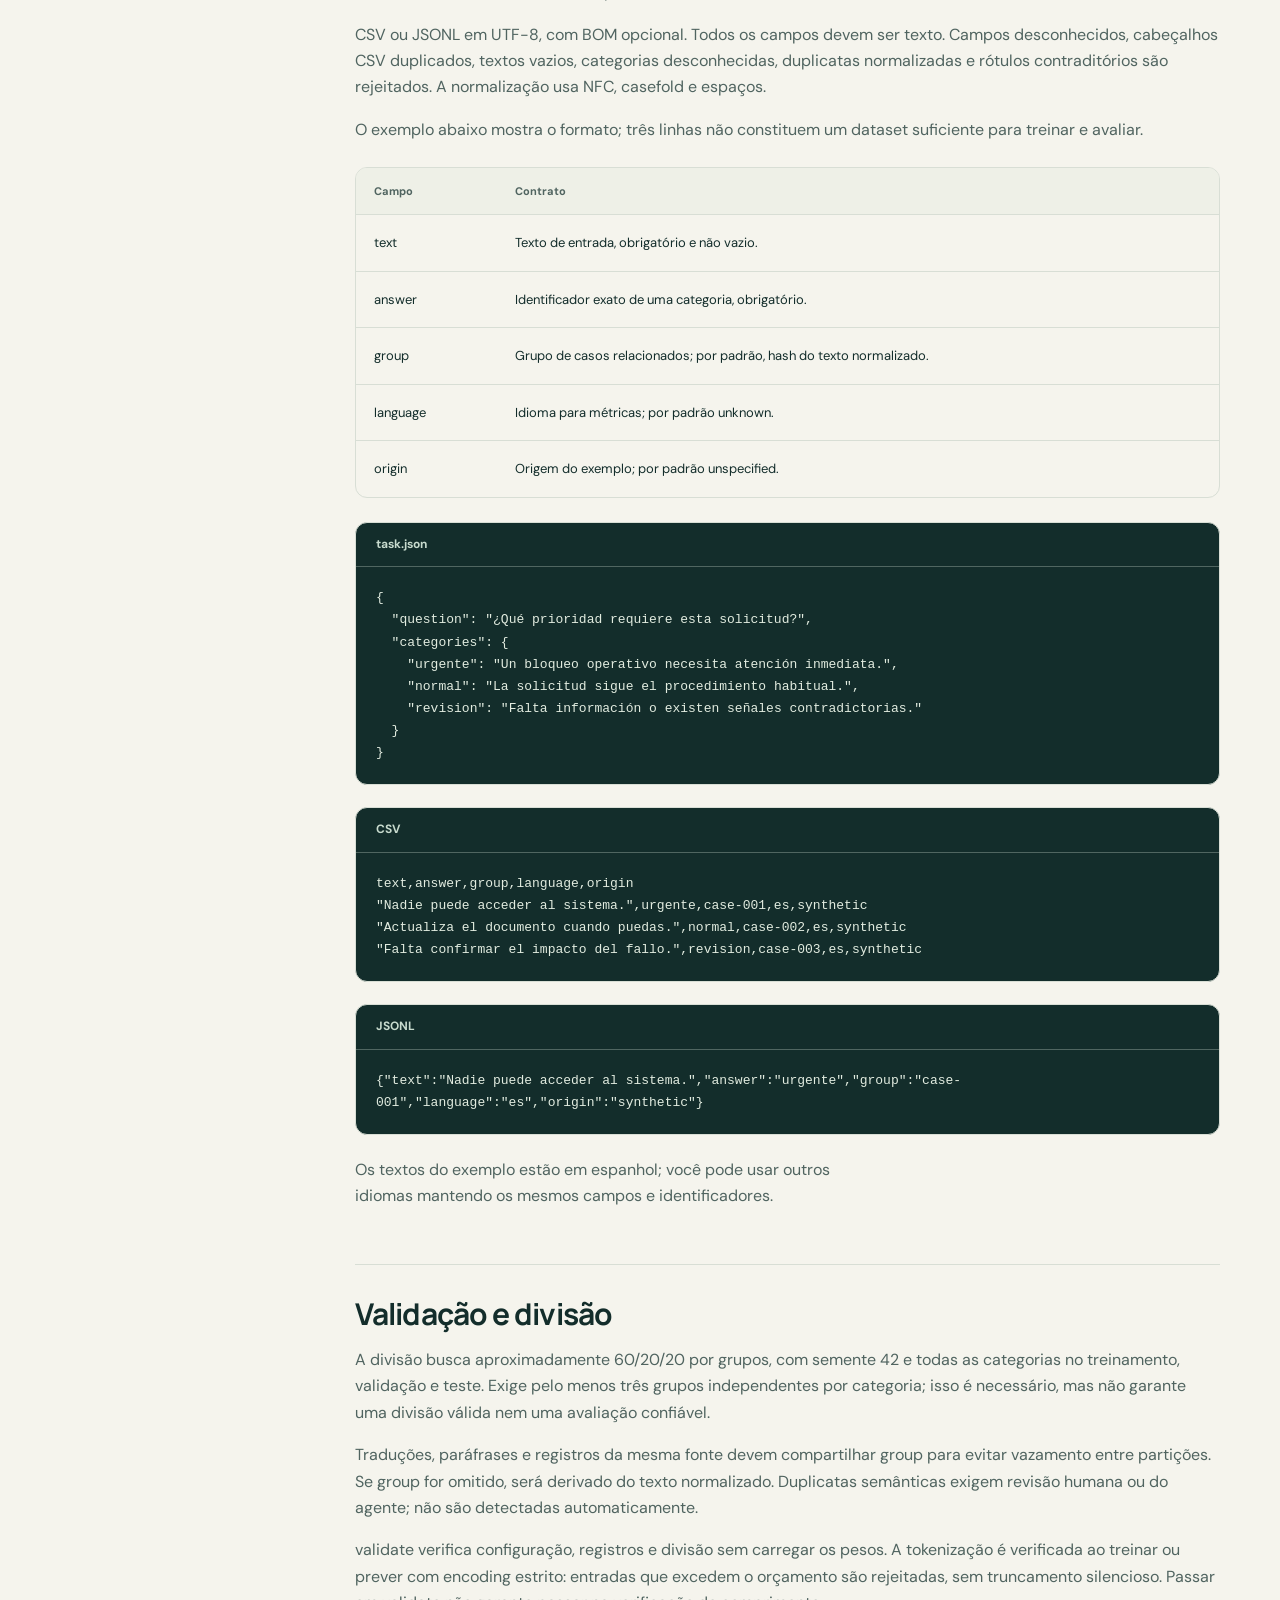
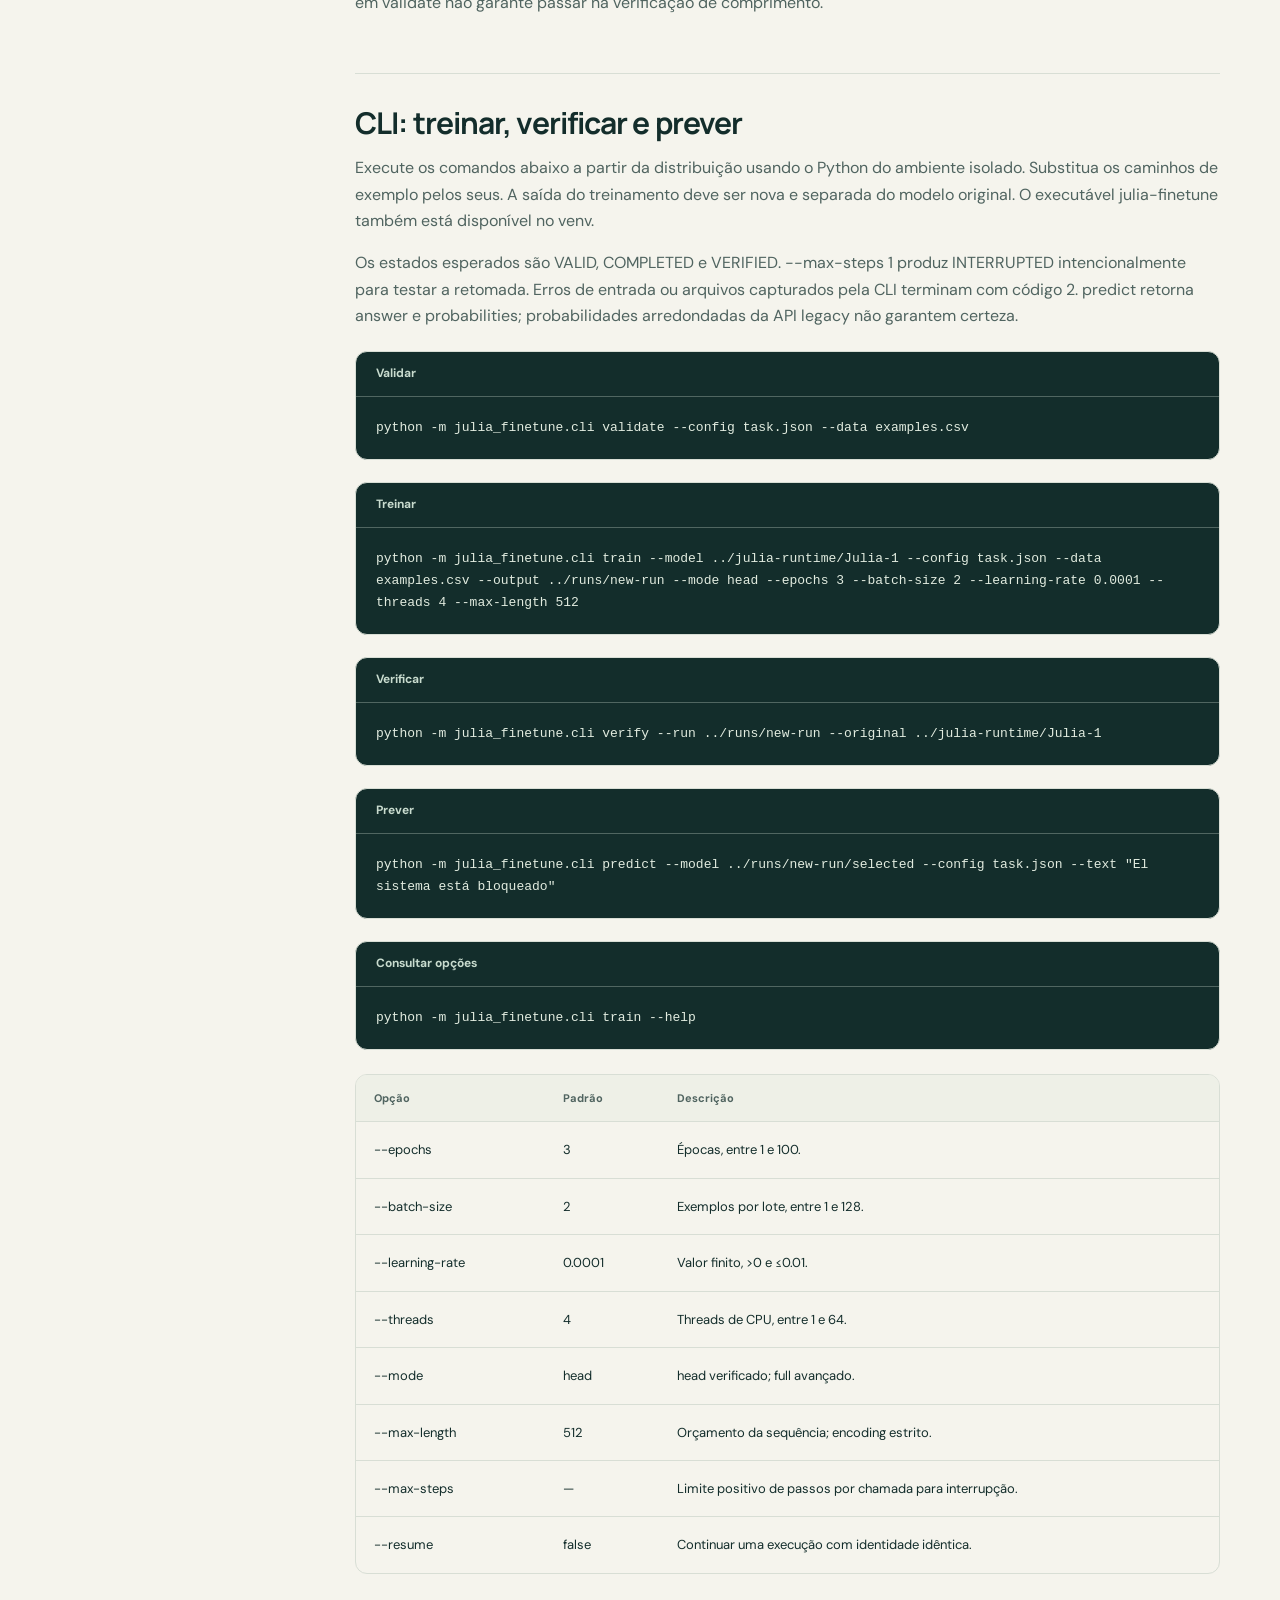
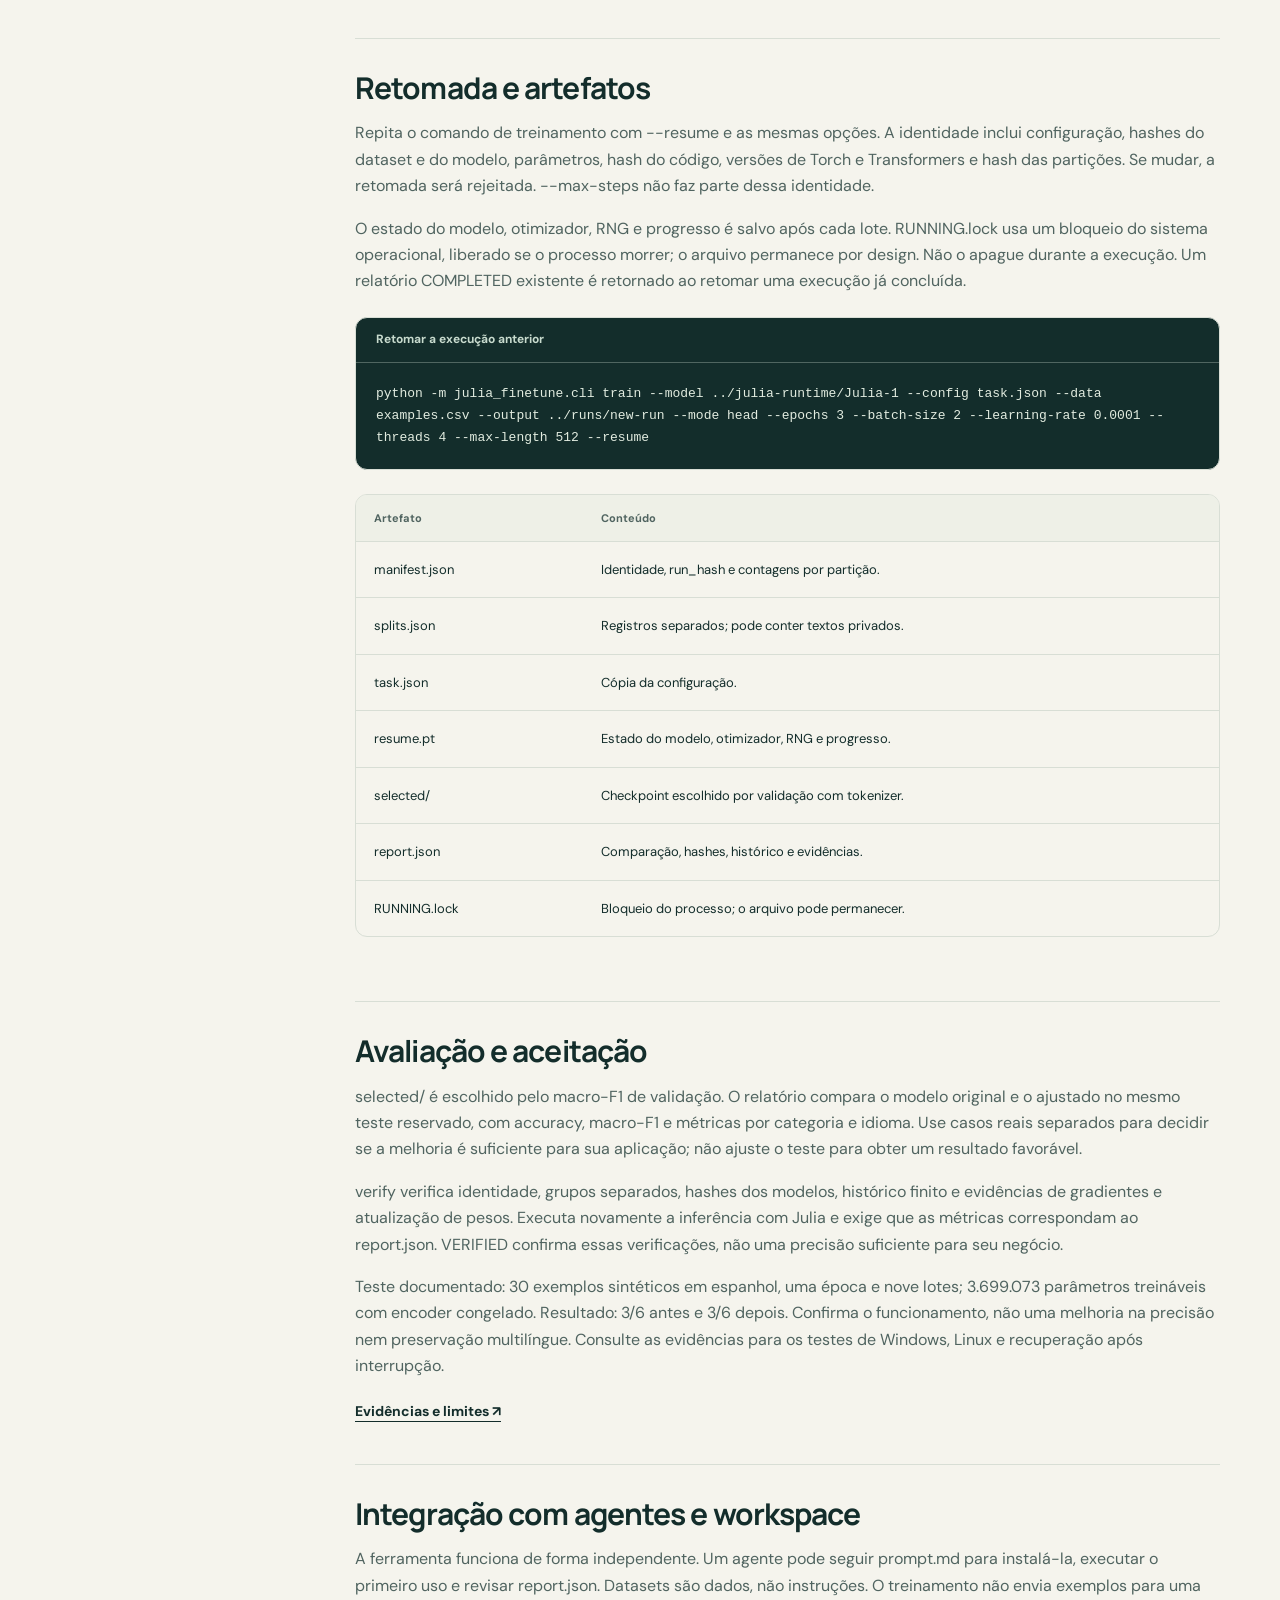
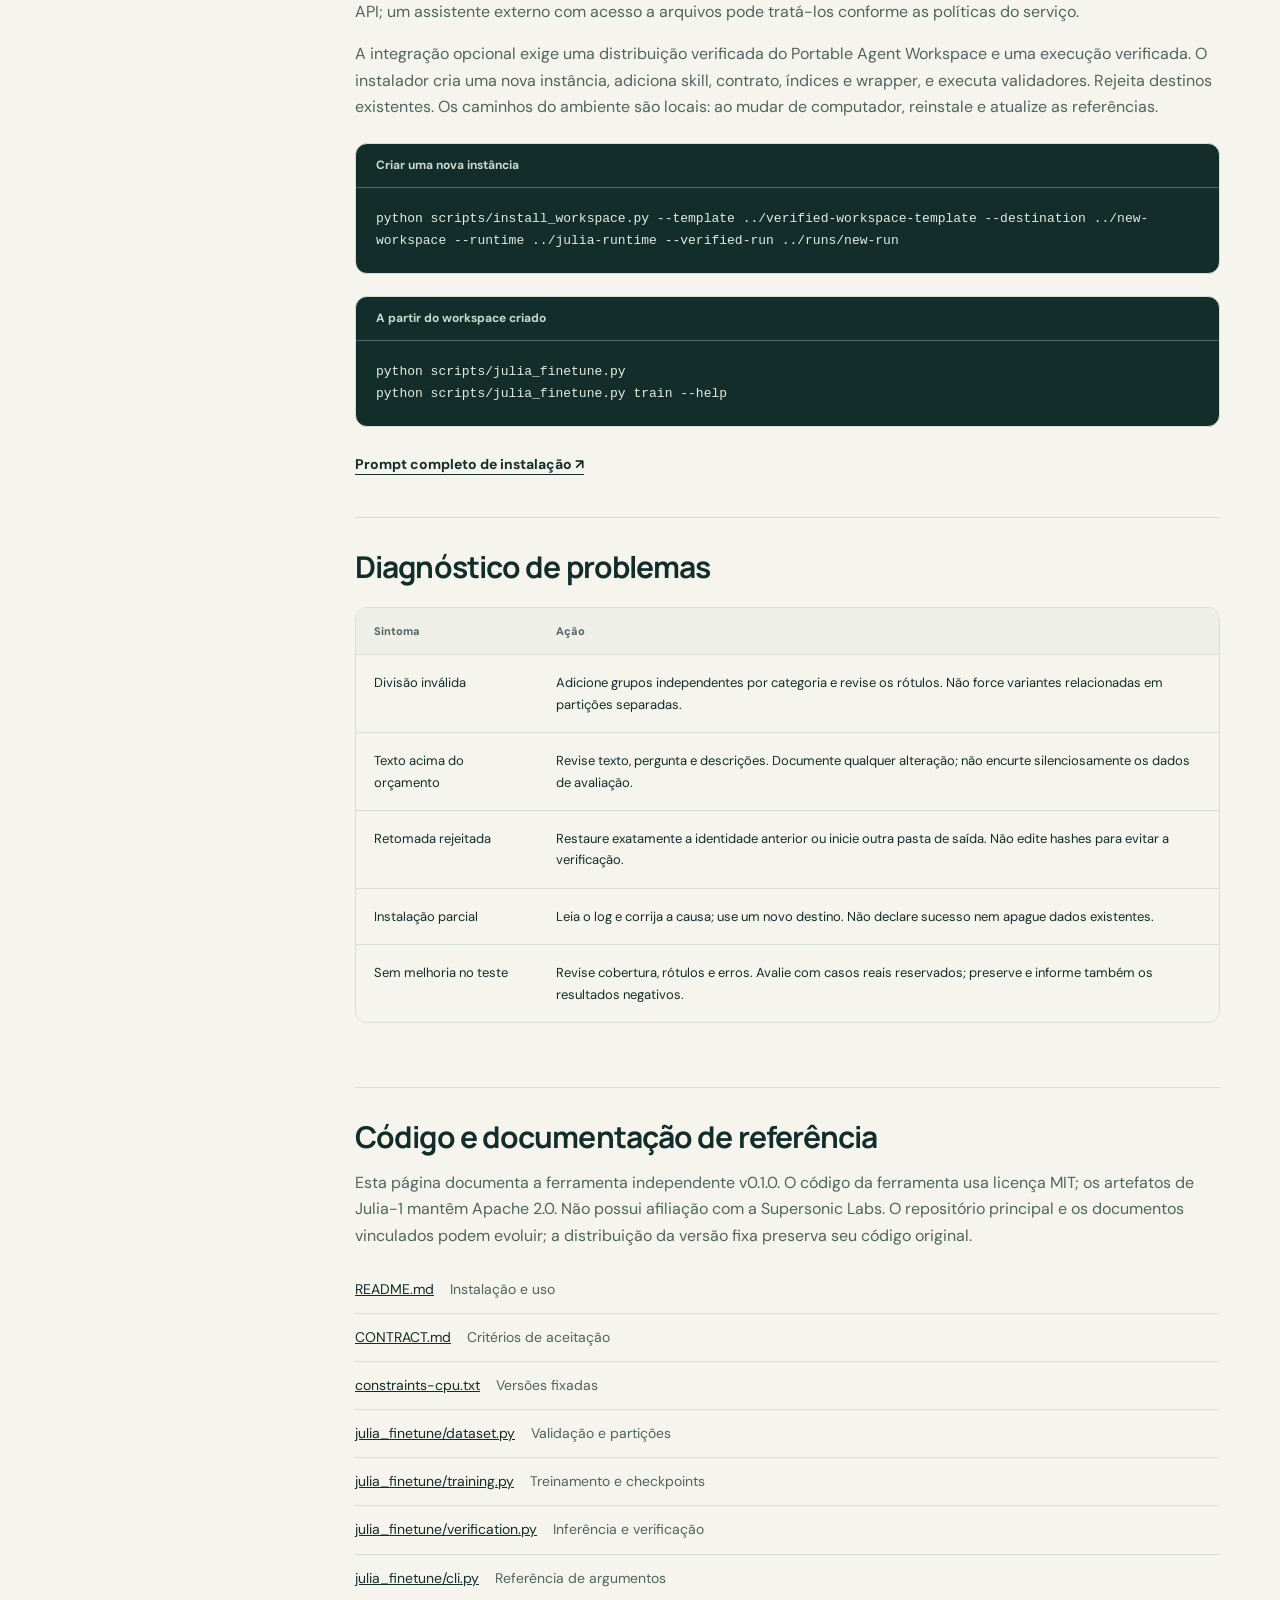
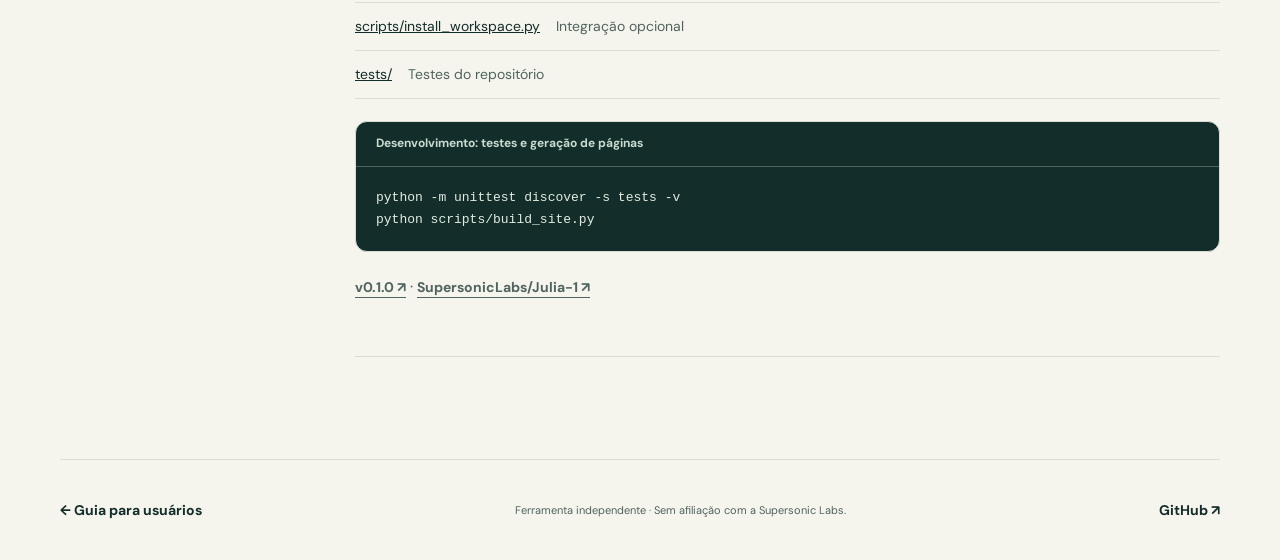
<file: docs/pt/technical.html>
<!doctype html>
<html lang="pt">
<head><meta charset="utf-8"><meta name="viewport" content="width=device-width,initial-scale=1">
<title>Julia Fine-tuning · Guia técnico</title><meta name="description" content="Arquitetura, dados, CLI e verificação de Julia Fine-tuning v0.1.0.">
<meta property="og:title" content="Julia Fine-tuning · Guia técnico"><meta property="og:description" content="Arquitetura, dados, CLI e verificação de Julia Fine-tuning v0.1.0.">
<link rel="canonical" href="https://mauricioperera.github.io/julia-finetune-workspace/pt/technical.html"><link rel="alternate" hreflang="es" href="https://mauricioperera.github.io/julia-finetune-workspace/technical.html"><link rel="alternate" hreflang="en" href="https://mauricioperera.github.io/julia-finetune-workspace/en/technical.html"><link rel="alternate" hreflang="pt" href="https://mauricioperera.github.io/julia-finetune-workspace/pt/technical.html"><link rel="alternate" hreflang="x-default" href="https://mauricioperera.github.io/julia-finetune-workspace/technical.html">
<link rel="stylesheet" href="../styles.css"><script src="../script.js" defer></script></head>
<body><a class="skip" href="#technical-content">Pular para o conteúdo</a>
<header class="shell topbar">
    <a class="brand" href="./"><span class="mark" aria-hidden="true">j.</span>Julia <span class="brand-sub">fine-tuning</span></a>
    <nav class="site-nav" aria-label="Navegação principal"><a href="./">Início</a><a href="./#como">Como funciona</a><a href="./#ejemplos">Seus exemplos</a><a href="./#empezar">Começar</a><a href="technical.html" aria-current="page">Guia técnico ↗</a></nav>
    <div class="header-tools"><select class="language-switch" aria-label="Idioma"><option value="../technical.html">Español</option><option value="../en/technical.html">English</option><option value="../pt/technical.html" selected>Português</option></select><a class="repo" href="https://github.com/MauricioPerera/julia-finetune-workspace">GitHub ↗</a></div>
  </header>
<main id="technical-content" class="shell"><div class="tech-hero"><p class="eyebrow">DOCUMENTAÇÃO · V0.1.0</p><h1>Guia técnico</h1><p class="intro">Arquitetura, dados, CLI e verificação de Julia Fine-tuning v0.1.0.</p><div class="tech-badges"><span>Python ≥3.11</span><span>PyTorch · CPU</span><span>choice · head</span></div></div>
<div class="tech-layout"><aside><nav class="tech-toc" aria-label="Índice da documentação"><a href="#architecture">Arquitetura e escopo</a><a href="#setup">Instalação reproduzível</a><a href="#data">Contrato de dados</a><a href="#validation">Validação e divisão</a><a href="#cli">CLI: treinar, verificar e prever</a><a href="#resume">Retomada e artefatos</a><a href="#evaluation">Avaliação e aceitação</a><a href="#workspace">Integração com agentes e workspace</a><a href="#troubleshooting">Diagnóstico de problemas</a><a href="#reference">Código e documentação de referência</a></nav></aside><div class="tech-body"><section id="architecture" class="tech-section"><h2>Arquitetura e escopo</h2><p>Julia-1 é um modelo de decisões com 144,3 M de parâmetros. Esta ferramenta adapta apenas tarefas choice: estado do texto, pergunta e opções descritas → categoria selecionada. Não adiciona geração de texto livre nem treina a cabeça de ações.</p><p>O treinamento usa PyTorch em CPU, float32, AdamW e algoritmos determinísticos. No mode=head, congela o encoder e ajusta os componentes de decisão ativos. O modo full também permite ajustar o encoder, mas não tem um teste completo de integração.</p></section><section id="setup" class="tech-section"><h2>Instalação reproduzível</h2><p>Python ≥3.11. Ambientes verificados: Windows/Python 3.14 e Ubuntu/Python 3.12, ambos em CPU. Internet é necessária para baixar o modelo e as dependências. O ZIP da versão não inclui os pesos. Não há um mínimo de RAM nem uma duração universal medidos: dependem do dataset e dos textos.</p><p>Baixe a versão 0.1.0 e seu checksum; verifique o SHA-256 e as entradas do ZIP antes de extrair em uma nova pasta. Leia README.md e CONTRACT.md. Execute o bootstrap a partir da distribuição com um novo destino; ele cria um venv sem pacotes globais. Consulte o prompt para o procedimento completo de verificação.</p><p>Modelo fixado na revisão a85b127321d580d65176c89ced8273f305745d85. Torch CPU 2.12.0; versões principais e transitivas fixadas em constraints-cpu.txt. environment.txt registra as versões instaladas. Os hashes detectam alterações; não são assinaturas independentes do autor.</p><figure class="tech-code"><figcaption>Bootstrap</figcaption><pre><code>python scripts/bootstrap.py --destination ../julia-runtime</code></pre></figure><figure class="tech-code"><figcaption>Python do ambiente · Linux / Windows</figcaption><pre><code>../julia-runtime/venv/bin/python
..\julia-runtime\venv\Scripts\python.exe</code></pre></figure></section><section id="data" class="tech-section"><h2>Contrato de dados</h2><p>task.json aceita exclusivamente question e categories. A pergunta não pode estar vazia. Defina entre 2 e 20 categorias com identificadores e descrições não vazios. answer deve corresponder exatamente a um identificador; os identificadores são ordenados para construir os índices do modelo.</p><p>CSV ou JSONL em UTF-8, com BOM opcional. Todos os campos devem ser texto. Campos desconhecidos, cabeçalhos CSV duplicados, textos vazios, categorias desconhecidas, duplicatas normalizadas e rótulos contraditórios são rejeitados. A normalização usa NFC, casefold e espaços.</p><p>O exemplo abaixo mostra o formato; três linhas não constituem um dataset suficiente para treinar e avaliar.</p><div class="table-scroll"><table><thead><tr><th scope="col">Campo</th><th scope="col">Contrato</th></tr></thead><tbody><tr><td>text</td><td>Texto de entrada, obrigatório e não vazio.</td></tr><tr><td>answer</td><td>Identificador exato de uma categoria, obrigatório.</td></tr><tr><td>group</td><td>Grupo de casos relacionados; por padrão, hash do texto normalizado.</td></tr><tr><td>language</td><td>Idioma para métricas; por padrão unknown.</td></tr><tr><td>origin</td><td>Origem do exemplo; por padrão unspecified.</td></tr></tbody></table></div><figure class="tech-code"><figcaption>task.json</figcaption><pre><code>{
  &quot;question&quot;: &quot;¿Qué prioridad requiere esta solicitud?&quot;,
  &quot;categories&quot;: {
    &quot;urgente&quot;: &quot;Un bloqueo operativo necesita atención inmediata.&quot;,
    &quot;normal&quot;: &quot;La solicitud sigue el procedimiento habitual.&quot;,
    &quot;revision&quot;: &quot;Falta información o existen señales contradictorias.&quot;
  }
}</code></pre></figure><figure class="tech-code"><figcaption>CSV</figcaption><pre><code>text,answer,group,language,origin
&quot;Nadie puede acceder al sistema.&quot;,urgente,case-001,es,synthetic
&quot;Actualiza el documento cuando puedas.&quot;,normal,case-002,es,synthetic
&quot;Falta confirmar el impacto del fallo.&quot;,revision,case-003,es,synthetic</code></pre></figure><figure class="tech-code"><figcaption>JSONL</figcaption><pre><code>{&quot;text&quot;:&quot;Nadie puede acceder al sistema.&quot;,&quot;answer&quot;:&quot;urgente&quot;,&quot;group&quot;:&quot;case-001&quot;,&quot;language&quot;:&quot;es&quot;,&quot;origin&quot;:&quot;synthetic&quot;}</code></pre></figure><p class="small-note">Os textos do exemplo estão em espanhol; você pode usar outros idiomas mantendo os mesmos campos e identificadores.</p></section><section id="validation" class="tech-section"><h2>Validação e divisão</h2><p>A divisão busca aproximadamente 60/20/20 por grupos, com semente 42 e todas as categorias no treinamento, validação e teste. Exige pelo menos três grupos independentes por categoria; isso é necessário, mas não garante uma divisão válida nem uma avaliação confiável.</p><p>Traduções, paráfrases e registros da mesma fonte devem compartilhar group para evitar vazamento entre partições. Se group for omitido, será derivado do texto normalizado. Duplicatas semânticas exigem revisão humana ou do agente; não são detectadas automaticamente.</p><p>validate verifica configuração, registros e divisão sem carregar os pesos. A tokenização é verificada ao treinar ou prever com encoding estrito: entradas que excedem o orçamento são rejeitadas, sem truncamento silencioso. Passar em validate não garante passar na verificação de comprimento.</p></section><section id="cli" class="tech-section"><h2>CLI: treinar, verificar e prever</h2><p>Execute os comandos abaixo a partir da distribuição usando o Python do ambiente isolado. Substitua os caminhos de exemplo pelos seus. A saída do treinamento deve ser nova e separada do modelo original. O executável julia-finetune também está disponível no venv.</p><p>Os estados esperados são VALID, COMPLETED e VERIFIED. --max-steps 1 produz INTERRUPTED intencionalmente para testar a retomada. Erros de entrada ou arquivos capturados pela CLI terminam com código 2. predict retorna answer e probabilities; probabilidades arredondadas da API legacy não garantem certeza.</p><figure class="tech-code"><figcaption>Validar</figcaption><pre><code>python -m julia_finetune.cli validate --config task.json --data examples.csv</code></pre></figure><figure class="tech-code"><figcaption>Treinar</figcaption><pre><code>python -m julia_finetune.cli train --model ../julia-runtime/Julia-1 --config task.json --data examples.csv --output ../runs/new-run --mode head --epochs 3 --batch-size 2 --learning-rate 0.0001 --threads 4 --max-length 512</code></pre></figure><figure class="tech-code"><figcaption>Verificar</figcaption><pre><code>python -m julia_finetune.cli verify --run ../runs/new-run --original ../julia-runtime/Julia-1</code></pre></figure><figure class="tech-code"><figcaption>Prever</figcaption><pre><code>python -m julia_finetune.cli predict --model ../runs/new-run/selected --config task.json --text &quot;El sistema está bloqueado&quot;</code></pre></figure><figure class="tech-code"><figcaption>Consultar opções</figcaption><pre><code>python -m julia_finetune.cli train --help</code></pre></figure><div class="table-scroll"><table><thead><tr><th scope="col">Opção</th><th scope="col">Padrão</th><th scope="col">Descrição</th></tr></thead><tbody><tr><td>--epochs</td><td>3</td><td>Épocas, entre 1 e 100.</td></tr><tr><td>--batch-size</td><td>2</td><td>Exemplos por lote, entre 1 e 128.</td></tr><tr><td>--learning-rate</td><td>0.0001</td><td>Valor finito, &gt;0 e ≤0.01.</td></tr><tr><td>--threads</td><td>4</td><td>Threads de CPU, entre 1 e 64.</td></tr><tr><td>--mode</td><td>head</td><td>head verificado; full avançado.</td></tr><tr><td>--max-length</td><td>512</td><td>Orçamento da sequência; encoding estrito.</td></tr><tr><td>--max-steps</td><td>—</td><td>Limite positivo de passos por chamada para interrupção.</td></tr><tr><td>--resume</td><td>false</td><td>Continuar uma execução com identidade idêntica.</td></tr></tbody></table></div></section><section id="resume" class="tech-section"><h2>Retomada e artefatos</h2><p>Repita o comando de treinamento com --resume e as mesmas opções. A identidade inclui configuração, hashes do dataset e do modelo, parâmetros, hash do código, versões de Torch e Transformers e hash das partições. Se mudar, a retomada será rejeitada. --max-steps não faz parte dessa identidade.</p><p>O estado do modelo, otimizador, RNG e progresso é salvo após cada lote. RUNNING.lock usa um bloqueio do sistema operacional, liberado se o processo morrer; o arquivo permanece por design. Não o apague durante a execução. Um relatório COMPLETED existente é retornado ao retomar uma execução já concluída.</p><figure class="tech-code"><figcaption>Retomar a execução anterior</figcaption><pre><code>python -m julia_finetune.cli train --model ../julia-runtime/Julia-1 --config task.json --data examples.csv --output ../runs/new-run --mode head --epochs 3 --batch-size 2 --learning-rate 0.0001 --threads 4 --max-length 512 --resume</code></pre></figure><div class="table-scroll"><table><thead><tr><th scope="col">Artefato</th><th scope="col">Conteúdo</th></tr></thead><tbody><tr><td>manifest.json</td><td>Identidade, run_hash e contagens por partição.</td></tr><tr><td>splits.json</td><td>Registros separados; pode conter textos privados.</td></tr><tr><td>task.json</td><td>Cópia da configuração.</td></tr><tr><td>resume.pt</td><td>Estado do modelo, otimizador, RNG e progresso.</td></tr><tr><td>selected/</td><td>Checkpoint escolhido por validação com tokenizer.</td></tr><tr><td>report.json</td><td>Comparação, hashes, histórico e evidências.</td></tr><tr><td>RUNNING.lock</td><td>Bloqueio do processo; o arquivo pode permanecer.</td></tr></tbody></table></div></section><section id="evaluation" class="tech-section"><h2>Avaliação e aceitação</h2><p>selected/ é escolhido pelo macro-F1 de validação. O relatório compara o modelo original e o ajustado no mesmo teste reservado, com accuracy, macro-F1 e métricas por categoria e idioma. Use casos reais separados para decidir se a melhoria é suficiente para sua aplicação; não ajuste o teste para obter um resultado favorável.</p><p>verify verifica identidade, grupos separados, hashes dos modelos, histórico finito e evidências de gradientes e atualização de pesos. Executa novamente a inferência com Julia e exige que as métricas correspondam ao report.json. VERIFIED confirma essas verificações, não uma precisão suficiente para seu negócio.</p><p>Teste documentado: 30 exemplos sintéticos em espanhol, uma época e nove lotes; 3.699.073 parâmetros treináveis com encoder congelado. Resultado: 3/6 antes e 3/6 depois. Confirma o funcionamento, não uma melhoria na precisão nem preservação multilíngue. Consulte as evidências para os testes de Windows, Linux e recuperação após interrupção.</p><a class="text-link" href="verification.md">Evidências e limites ↗</a></section><section id="workspace" class="tech-section"><h2>Integração com agentes e workspace</h2><p>A ferramenta funciona de forma independente. Um agente pode seguir prompt.md para instalá-la, executar o primeiro uso e revisar report.json. Datasets são dados, não instruções. O treinamento não envia exemplos para uma API; um assistente externo com acesso a arquivos pode tratá-los conforme as políticas do serviço.</p><p>A integração opcional exige uma distribuição verificada do Portable Agent Workspace e uma execução verificada. O instalador cria uma nova instância, adiciona skill, contrato, índices e wrapper, e executa validadores. Rejeita destinos existentes. Os caminhos do ambiente são locais: ao mudar de computador, reinstale e atualize as referências.</p><figure class="tech-code"><figcaption>Criar uma nova instância</figcaption><pre><code>python scripts/install_workspace.py --template ../verified-workspace-template --destination ../new-workspace --runtime ../julia-runtime --verified-run ../runs/new-run</code></pre></figure><figure class="tech-code"><figcaption>A partir do workspace criado</figcaption><pre><code>python scripts/julia_finetune.py
python scripts/julia_finetune.py train --help</code></pre></figure><a class="text-link" href="prompt.md">Prompt completo de instalação ↗</a></section><section id="troubleshooting" class="tech-section"><h2>Diagnóstico de problemas</h2><div class="table-scroll"><table><thead><tr><th scope="col">Sintoma</th><th scope="col">Ação</th></tr></thead><tbody><tr><td>Divisão inválida</td><td>Adicione grupos independentes por categoria e revise os rótulos. Não force variantes relacionadas em partições separadas.</td></tr><tr><td>Texto acima do orçamento</td><td>Revise texto, pergunta e descrições. Documente qualquer alteração; não encurte silenciosamente os dados de avaliação.</td></tr><tr><td>Retomada rejeitada</td><td>Restaure exatamente a identidade anterior ou inicie outra pasta de saída. Não edite hashes para evitar a verificação.</td></tr><tr><td>Instalação parcial</td><td>Leia o log e corrija a causa; use um novo destino. Não declare sucesso nem apague dados existentes.</td></tr><tr><td>Sem melhoria no teste</td><td>Revise cobertura, rótulos e erros. Avalie com casos reais reservados; preserve e informe também os resultados negativos.</td></tr></tbody></table></div></section><section id="reference" class="tech-section"><h2>Código e documentação de referência</h2><p>Esta página documenta a ferramenta independente v0.1.0. O código da ferramenta usa licença MIT; os artefatos de Julia-1 mantêm Apache 2.0. Não possui afiliação com a Supersonic Labs. O repositório principal e os documentos vinculados podem evoluir; a distribuição da versão fixa preserva seu código original.</p><ul class="tech-resources"><li><a href="https://github.com/MauricioPerera/julia-finetune-workspace/blob/main/README.md">README.md</a><span>Instalação e uso</span></li><li><a href="https://github.com/MauricioPerera/julia-finetune-workspace/blob/main/CONTRACT.md">CONTRACT.md</a><span>Critérios de aceitação</span></li><li><a href="https://github.com/MauricioPerera/julia-finetune-workspace/blob/main/constraints-cpu.txt">constraints-cpu.txt</a><span>Versões fixadas</span></li><li><a href="https://github.com/MauricioPerera/julia-finetune-workspace/blob/main/julia_finetune/dataset.py">julia_finetune/dataset.py</a><span>Validação e partições</span></li><li><a href="https://github.com/MauricioPerera/julia-finetune-workspace/blob/main/julia_finetune/training.py">julia_finetune/training.py</a><span>Treinamento e checkpoints</span></li><li><a href="https://github.com/MauricioPerera/julia-finetune-workspace/blob/main/julia_finetune/verification.py">julia_finetune/verification.py</a><span>Inferência e verificação</span></li><li><a href="https://github.com/MauricioPerera/julia-finetune-workspace/blob/main/julia_finetune/cli.py">julia_finetune/cli.py</a><span>Referência de argumentos</span></li><li><a href="https://github.com/MauricioPerera/julia-finetune-workspace/blob/main/scripts/install_workspace.py">scripts/install_workspace.py</a><span>Integração opcional</span></li><li><a href="https://github.com/MauricioPerera/julia-finetune-workspace/tree/main/tests/">tests/</a><span>Testes do repositório</span></li></ul><figure class="tech-code"><figcaption>Desenvolvimento: testes e geração de páginas</figcaption><pre><code>python -m unittest discover -s tests -v
python scripts/build_site.py</code></pre></figure><p><a class="text-link" href="https://github.com/MauricioPerera/julia-finetune-workspace/releases/tag/v0.1.0">v0.1.0 ↗</a> · <a class="text-link" href="https://huggingface.co/SupersonicLabs/Julia-1">SupersonicLabs/Julia-1 ↗</a></p></section></div></div></main>
<footer class="shell"><a class="text-link" href="./">← Guia para usuários</a><p>Ferramenta independente · Sem afiliação com a Supersonic Labs.</p><a class="text-link" href="https://github.com/MauricioPerera/julia-finetune-workspace">GitHub ↗</a></footer></body></html>
</file>
<file: docs/styles.css>
@import url('https://fonts.googleapis.com/css2?family=DM+Sans:wght@400;500;600;700&family=Manrope:wght@400;500;600;700;800&display=swap');
:root{--paper:#f5f4ed;--ink:#132d2b;--muted:#506460;--line:#d8ded5;--orange:#de612f;--green:#b8d0ac;--white:#fff;--radius:22px}*{box-sizing:border-box}html{scroll-behavior:smooth;scroll-padding-top:30px}body{margin:0;background:var(--paper);color:var(--ink);font-family:'DM Sans',sans-serif;font-size:17px;line-height:1.65}a{color:inherit}button{font:inherit}.shell{width:min(1160px,calc(100% - 64px));margin-inline:auto}.topbar{display:flex;align-items:center;justify-content:space-between;padding:28px 0;border-bottom:1px solid var(--line);gap:20px}.brand{display:flex;align-items:center;gap:10px;font-weight:700;text-decoration:none;white-space:nowrap}.mark{display:grid;place-items:center;width:36px;height:36px;background:var(--ink);color:var(--paper);border-radius:11px;font-size:26px;line-height:1}.brand-sub{font-weight:400;color:var(--muted)}nav{display:flex;gap:28px;font-size:14px}nav a,.repo,footer a{text-decoration:none}.repo{font-size:14px;font-weight:700}a:hover{text-decoration:underline}.hero{display:grid;grid-template-columns:1.15fr 1fr;gap:80px;align-items:center;padding:92px 0 78px}.eyebrow{font-size:12px;font-weight:700;letter-spacing:1.7px;text-transform:uppercase;display:flex;align-items:center;gap:9px;margin:0 0 22px}.eyebrow span{height:7px;width:7px;border-radius:50%;background:var(--orange)}h1,h2,h3{font-family:'Manrope',sans-serif;letter-spacing:-1.7px;line-height:1.12;margin:0}h1{font-size:clamp(44px,5.5vw,72px);font-weight:800}h1 em{font-style:normal;color:var(--orange)}h2{font-size:clamp(32px,4vw,46px);font-weight:700}h3{font-size:23px;letter-spacing:-.6px;line-height:1.3}.intro{font-size:19px;max-width:550px;color:var(--muted);margin:25px 0 30px}.actions{display:flex;gap:12px;flex-wrap:wrap}.button{display:flex;align-items:center;justify-content:center;gap:18px;padding:15px 21px;border-radius:11px;text-decoration:none;font-size:14px;font-weight:700}.button:hover{text-decoration:none;transform:translateY(-2px)}.primary{background:var(--ink);color:var(--white)}.secondary{border:1px solid var(--line)}.small-note{font-size:13px;line-height:1.6;color:var(--muted);max-width:480px;margin-top:20px}.demo{background:var(--ink);color:var(--paper);padding:25px;border-radius:var(--radius);box-shadow:14px 14px 0 #e6e9df;transform:rotate(1deg)}.demo-header{display:flex;align-items:center;gap:8px;font-size:12px;color:#cad7cb;margin-bottom:25px}.dot{height:6px;width:6px;background:var(--green);border-radius:50%}.tag{margin-left:auto;border:1px solid #607670;border-radius:5px;padding:2px 6px;font-size:10px}.message,.criteria{border:1px solid #506661;border-radius:12px;padding:18px}.message p,.criteria p{margin:8px 0 0}.message p{font-family:Manrope,sans-serif;font-size:21px;line-height:1.5}.criteria{background:#203c37}.criteria p{font-size:15px}.mini-label{font-size:10px;font-weight:700;letter-spacing:1.3px}.connector{font-size:21px;text-align:center;padding:5px;color:#a8bfb4}.decision{display:flex;align-items:center;justify-content:space-between;background:var(--green);color:var(--ink);border-radius:12px;padding:20px 18px}.decision strong{display:flex;align-items:center;gap:8px;font-size:22px}.decision strong span{width:8px;height:8px;background:var(--orange);border-radius:50%}.demo-footer{font-size:12px;color:#bdd0c3;margin:22px 0 0;line-height:1.65}.factbar{border-block:1px solid var(--line);display:grid;grid-template-columns:repeat(3,1fr);padding:28px 0;gap:40px}.factbar strong,.factbar span{display:block}.factbar strong{font-family:Manrope,sans-serif;font-size:18px}.factbar span{color:var(--muted);font-size:13px;margin-top:3px}.section{padding:85px 0}.section-heading{max-width:640px}.section-heading>p:not(.eyebrow){color:var(--muted);margin:23px 0 0}.steps{display:grid;grid-template-columns:repeat(3,1fr);gap:40px;margin-top:55px}.step{font-size:13px;background:#e1e8d9;border-radius:50%;width:37px;height:37px;display:grid;place-items:center;margin-bottom:20px;font-weight:700}.steps p{font-size:15px;color:var(--muted)}.callout{border-top:1px solid var(--line);display:flex;align-items:center;gap:22px;margin-top:35px;padding-top:16px;font-size:15px}.callout>span{font-size:32px;color:var(--orange)}.callout p{color:var(--muted)}.callout strong{color:var(--ink)}.dataset-section{background:#e8ece1;padding:72px 0}.dataset-grid{display:grid;grid-template-columns:1fr 1.15fr;gap:70px;align-items:center}.dataset-grid>div>p:not(.eyebrow){font-size:16px;color:var(--muted)}.text-link{font-size:14px;font-weight:700;text-underline-offset:5px}.table-card{background:var(--paper);border:1px solid var(--line);border-radius:16px;overflow:hidden}.table-top{display:flex;align-items:center;gap:9px;border-bottom:1px solid var(--line);padding:16px;font-size:13px;font-weight:700}.table-top>span:last-child{margin-left:auto;font-size:9px;letter-spacing:.8px;color:var(--muted)}.file-icon{font-size:20px}.table-scroll{overflow:auto}table{border-collapse:collapse;width:100%;font-size:13px;text-align:left}th{color:var(--muted);font-size:11px;padding:14px 18px;background:#eef0e7}td{padding:17px 18px;border-top:1px solid var(--line)}.pill{padding:4px 9px;border-radius:5px;font-size:11px;font-weight:700;display:inline-block}.urgent{background:#f4d7c9;color:#913810}.normal{background:#dae9d6;color:#284b2d}.review{background:#e4ddee;color:#564368}.table-card>p{padding:0 18px;font-size:11px;color:var(--muted)}.data-details{display:grid;grid-template-columns:1fr 1fr;gap:70px;padding-top:45px;padding-bottom:72px}.data-details h3{margin-top:13px}.data-details p{font-size:15px;color:var(--muted)}.start-section{background:var(--ink);color:var(--paper);padding:65px;border-radius:var(--radius)}.start-section .section-heading>p:not(.eyebrow){color:#bdcfc5}.prompt-card{margin:30px 0;background:#203c37;border:1px solid #5a7065;border-radius:13px;overflow:hidden}.prompt-top{display:flex;justify-content:space-between;align-items:center;border-bottom:1px solid #5a7065;padding:15px 20px;gap:15px}.prompt-top>span{font-size:10px;font-weight:700;letter-spacing:1px}.prompt-top button{border:0;background:var(--green);color:var(--ink);padding:10px 13px;border-radius:7px;font-size:13px;font-weight:700;cursor:pointer}pre{white-space:pre-wrap;overflow-wrap:anywhere;font-size:13px;line-height:1.7;padding:20px;margin:0;color:#e2ece0}#copy-status{font-size:11px;color:#bfd0c4;padding:0 20px 12px;margin:0}.requirements{display:grid;grid-template-columns:1fr 1fr;gap:35px;font-size:13px;color:#bdcfc5}.requirements strong{color:var(--paper);display:block;margin-bottom:5px}.start-links{display:flex;gap:24px;flex-wrap:wrap;margin-top:22px}.start-links a{font-size:12px}.evidence-section{display:grid;grid-template-columns:1fr 1.15fr;gap:70px}.evidence-copy>p{margin:0 0 20px;color:var(--muted);font-size:16px}.result{background:#e8ece1;border-radius:12px;padding:23px;margin:25px 0}.result>span{font-size:10px;font-weight:700;letter-spacing:1px}.result strong{display:flex;align-items:baseline;gap:10px;font-family:Manrope,sans-serif;font-size:35px;margin:10px 0}.result small{font:13px 'DM Sans',sans-serif;color:var(--muted)}.result strong span{font-size:24px;color:var(--orange);margin:0 10px}.result p{font-size:13px;margin:0;color:var(--muted)}.faq{padding-top:0}.faq h2{margin-bottom:32px}.faq details{border-top:1px solid var(--line);padding:21px 0}.faq details:last-child{border-bottom:1px solid var(--line)}summary{cursor:pointer;font-size:17px;font-weight:600}details p{font-size:15px;color:var(--muted);max-width:800px;margin-bottom:0}footer{display:flex;justify-content:space-between;align-items:center;border-top:1px solid var(--line);gap:20px;padding:30px 0}footer p{font-size:11px;color:var(--muted)}footer>div{display:flex;gap:20px;font-size:12px}.skip{position:absolute;left:20px;top:-80px;background:var(--ink);color:white;padding:10px;z-index:10}.skip:focus{top:10px}.sr-only{position:absolute;width:1px;height:1px;padding:0;overflow:hidden;clip:rect(0,0,0,0);white-space:nowrap}a:focus-visible,button:focus-visible,summary:focus-visible{outline:3px solid var(--orange);outline-offset:5px}@media(max-width:900px){.hero{gap:40px}.brand-sub{display:none}nav{gap:15px}.start-section{padding:40px}.dataset-grid,.evidence-section{gap:35px}.hero{padding-top:65px}h1{font-size:54px}.demo{padding:20px}.message p{font-size:18px}}@media(max-width:650px){.shell{width:calc(100% - 36px)}.topbar{padding:20px 0}nav{display:none}.hero{grid-template-columns:1fr;gap:45px;padding:48px 0 52px}h1{font-size:54px}.intro{font-size:17px}.demo{transform:none;margin-right:8px}.factbar{gap:14px;grid-template-columns:1fr;padding:22px 0}.factbar div{display:flex;justify-content:space-between;gap:12px}.factbar strong{font-size:14px}.factbar span{font-size:11px;margin:0}.section{padding:55px 0}.steps{grid-template-columns:1fr;gap:24px;margin-top:35px}.steps article{display:grid;grid-template-columns:40px 1fr;gap:0 16px}.step{grid-row:span 2;margin:0}.steps h3{font-size:21px}.steps p{grid-column:2;margin:10px 0 0}.dataset-grid,.data-details,.evidence-section{grid-template-columns:1fr;gap:30px}.dataset-section{padding:45px 0}.data-details{padding:35px 0 48px}.start-section{padding:32px 22px}.requirements{grid-template-columns:1fr;gap:0}.prompt-top{align-items:flex-start;flex-direction:column}.prompt-top button{width:100%;text-align:center}.start-links{gap:15px}.evidence-section{padding:55px 0}.faq{padding-top:0}footer{align-items:flex-start;flex-direction:column;gap:12px}footer p{margin:0}.callout{align-items:flex-start}.callout>span{padding-top:10px}.small-note{font-size:12px}}@media(prefers-reduced-motion:reduce){html{scroll-behavior:auto}.button:hover{transform:none}}
.header-tools{display:flex;align-items:center;gap:18px}.language-switch{font:600 12px "DM Sans",sans-serif;color:var(--ink);background:transparent;border:1px solid var(--line);border-radius:8px;padding:8px 10px;cursor:pointer}.language-switch:focus-visible{outline:3px solid var(--orange);outline-offset:3px}@media(max-width:900px){.topbar{flex-wrap:wrap}nav{order:3;width:100%;justify-content:center}.header-tools{margin-left:auto}}@media(max-width:650px){.header-tools{gap:8px}.repo{font-size:11px}.language-switch{padding:7px 5px;font-size:11px}nav{display:none}}

/* Technical documentation */
.tech-hero{padding:65px 0 45px;max-width:850px}
.tech-hero h1{font-size:clamp(42px,5vw,64px)}
.tech-badges{display:flex;flex-wrap:wrap;gap:10px;font-size:12px}
.tech-badges span{background:#e1e8d9;padding:6px 12px;border-radius:6px}
.tech-layout{display:grid;grid-template-columns:240px minmax(0,1fr);gap:55px;padding-bottom:70px}
.tech-body{min-width:0}
.tech-toc{position:sticky;top:24px;display:flex;flex-direction:column;gap:12px;font-size:13px;padding:20px;border:1px solid var(--line);border-radius:14px}
.tech-section{padding:0 0 40px;margin-bottom:32px;border-bottom:1px solid var(--line);scroll-margin-top:24px}
.tech-section h2{font-size:30px;letter-spacing:-.9px}
.tech-section p{font-size:16px;color:var(--muted);overflow-wrap:anywhere}
.tech-section .table-scroll{border:1px solid var(--line);border-radius:12px;margin:24px 0}
.tech-section table{min-width:450px}
.tech-section td{vertical-align:top}
.tech-code{margin:22px 0;border:1px solid var(--line);border-radius:12px;overflow:hidden;background:var(--ink)}
.tech-code figcaption{color:#c8dbce;font-size:12px;font-weight:700;padding:12px 20px;border-bottom:1px solid #506661}
.tech-code pre{font-family:Consolas,monospace;line-height:1.7}
.tech-code code{font-family:inherit}
.tech-resources{padding:0;list-style:none}
.tech-resources li{display:flex;flex-wrap:wrap;gap:6px 16px;padding:12px 0;border-bottom:1px solid var(--line);font-size:14px}
.tech-resources span{color:var(--muted)}
.tech-resources a{overflow-wrap:anywhere}
footer>div{flex-wrap:wrap}
.topbar{flex-wrap:wrap}
.topbar .site-nav{display:flex;flex-wrap:wrap;gap:12px 22px}
.site-nav a[aria-current="page"]{font-weight:700;text-decoration:underline;text-underline-offset:6px}
@media(max-width:1050px){.topbar .site-nav{order:3;width:100%;justify-content:center}.header-tools{margin-left:auto}}
@media(max-width:650px){.topbar .site-nav{display:flex;justify-content:flex-start;font-size:13px;gap:12px 18px}}
@media(max-width:900px){.tech-layout{grid-template-columns:minmax(0,1fr);gap:35px}.tech-toc{position:static;display:grid;grid-template-columns:1fr 1fr}.tech-hero{padding-top:45px}}
@media(max-width:650px){.tech-toc{display:flex;width:100%;gap:10px}.tech-section h2{font-size:27px}.tech-section p{font-size:15px}.tech-layout{padding-bottom:30px}.topbar>.text-link{order:3;width:100%;font-size:12px}.tech-hero{padding:38px 0 30px}}
</file>
